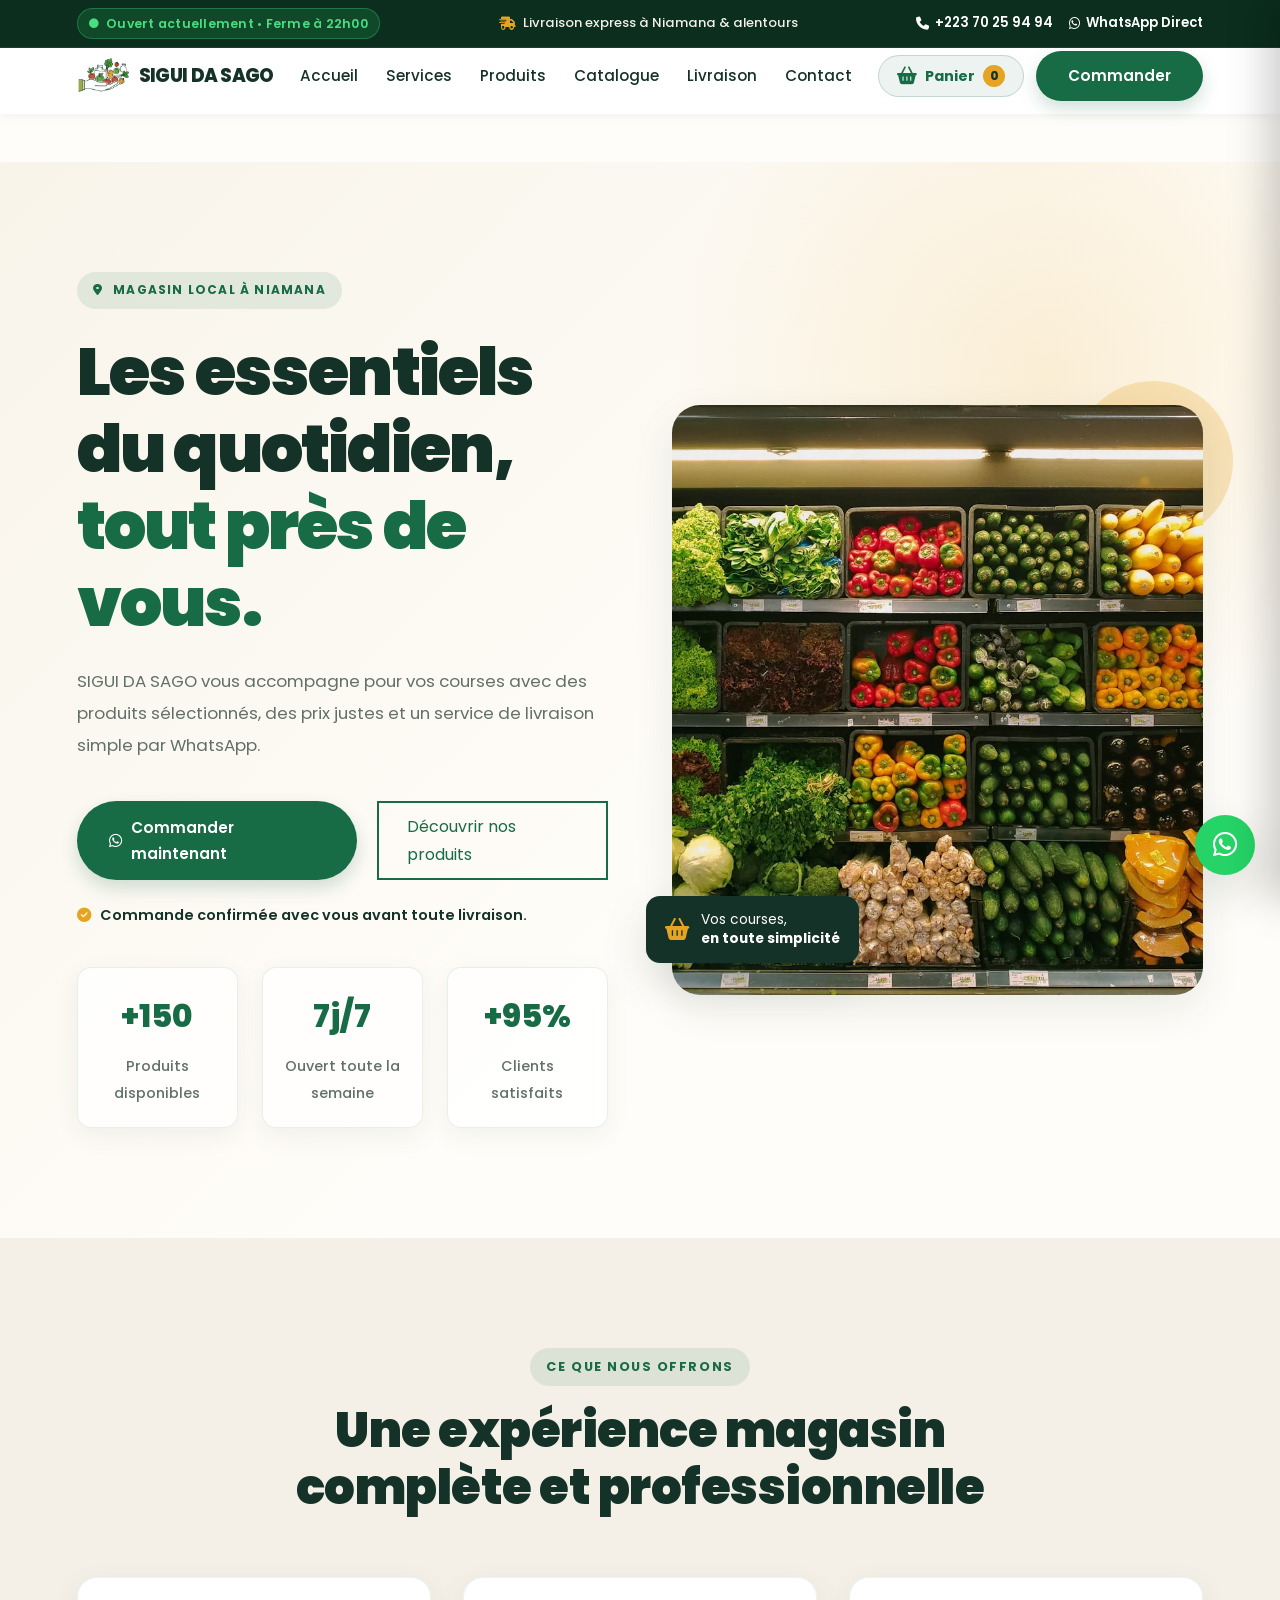
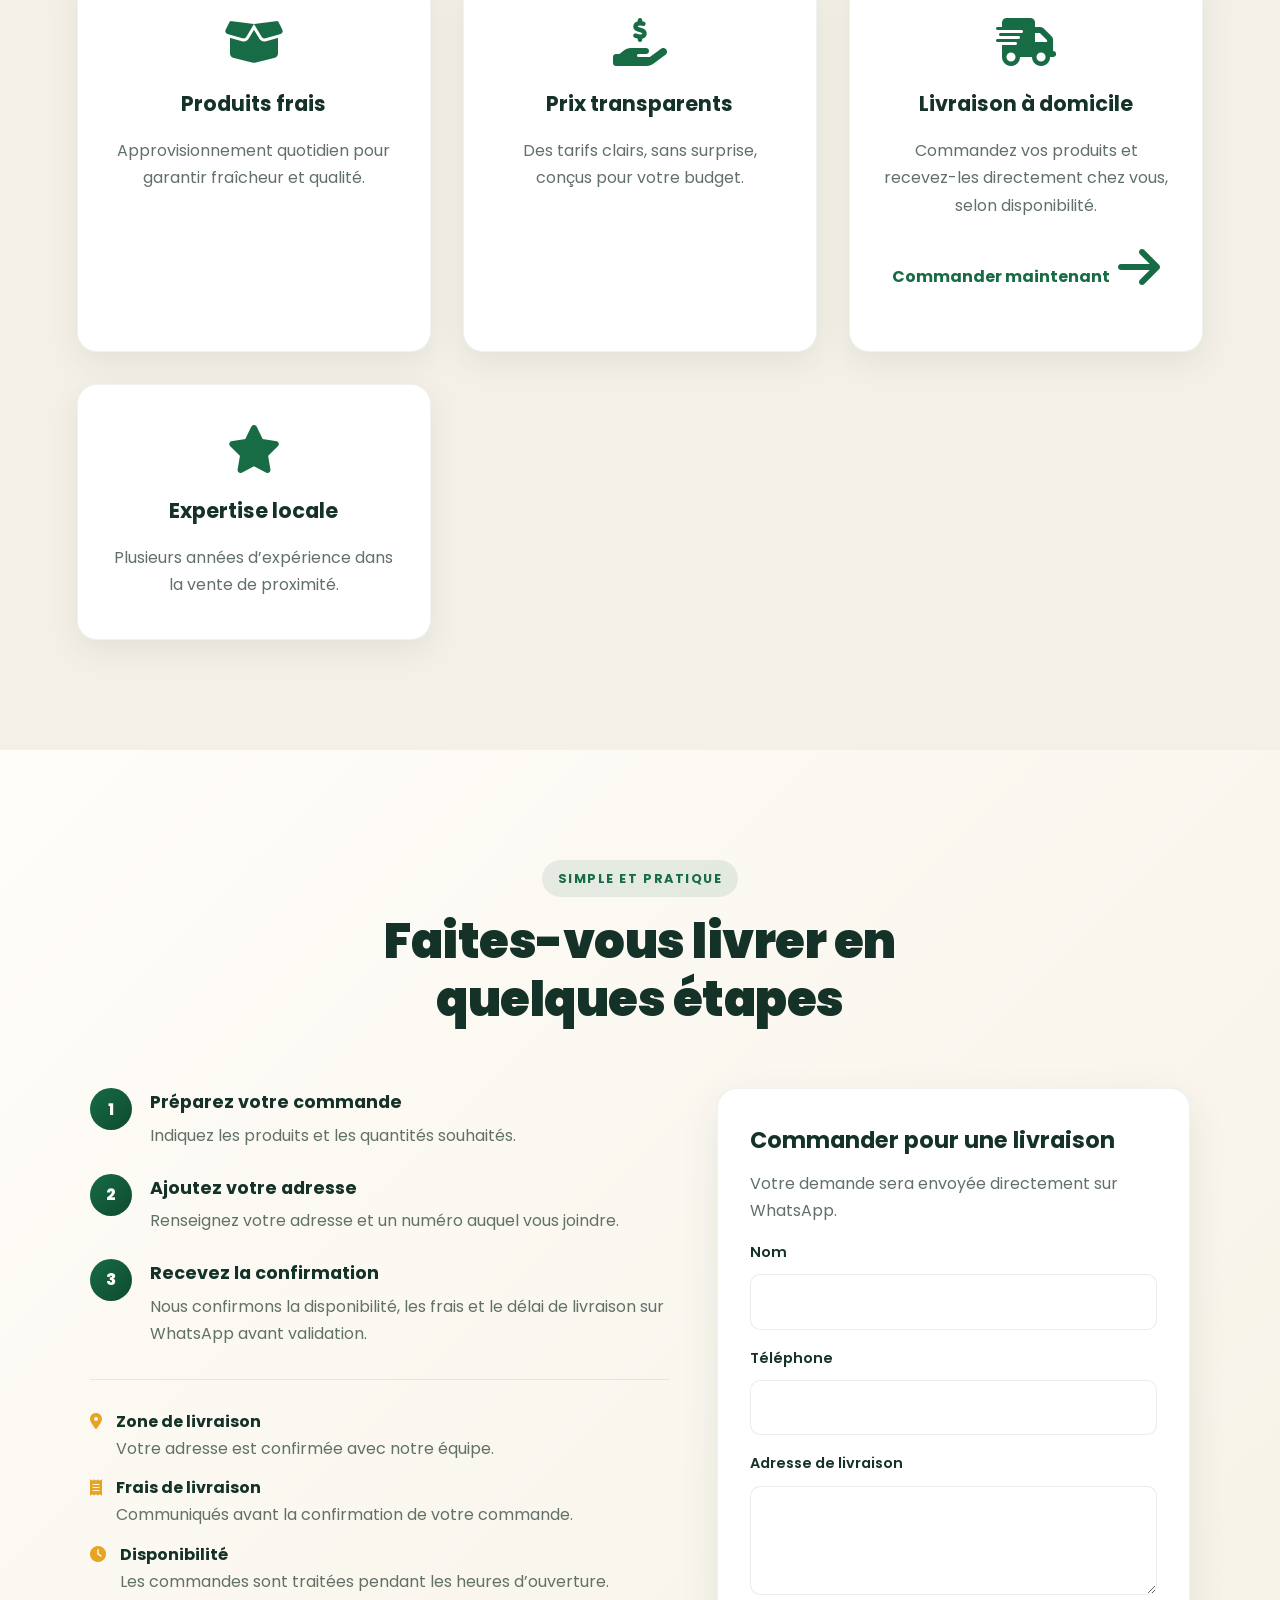
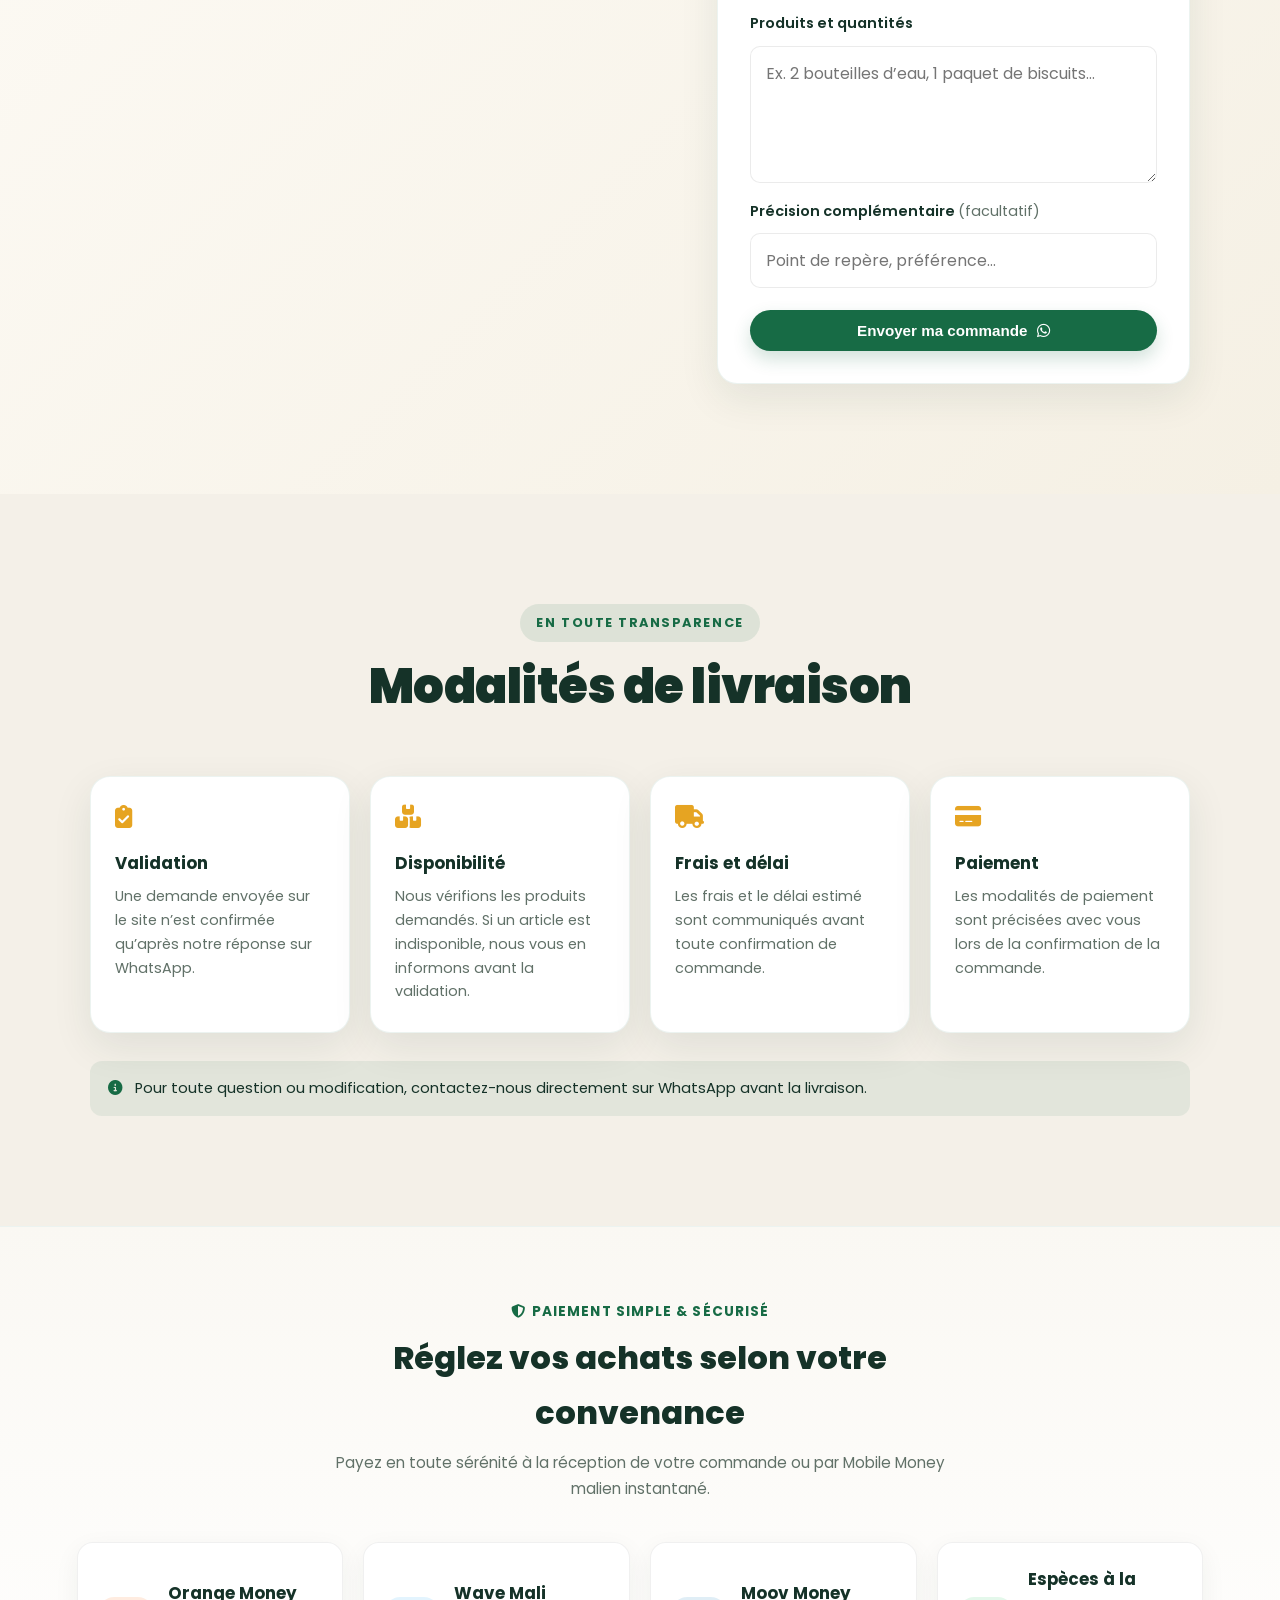
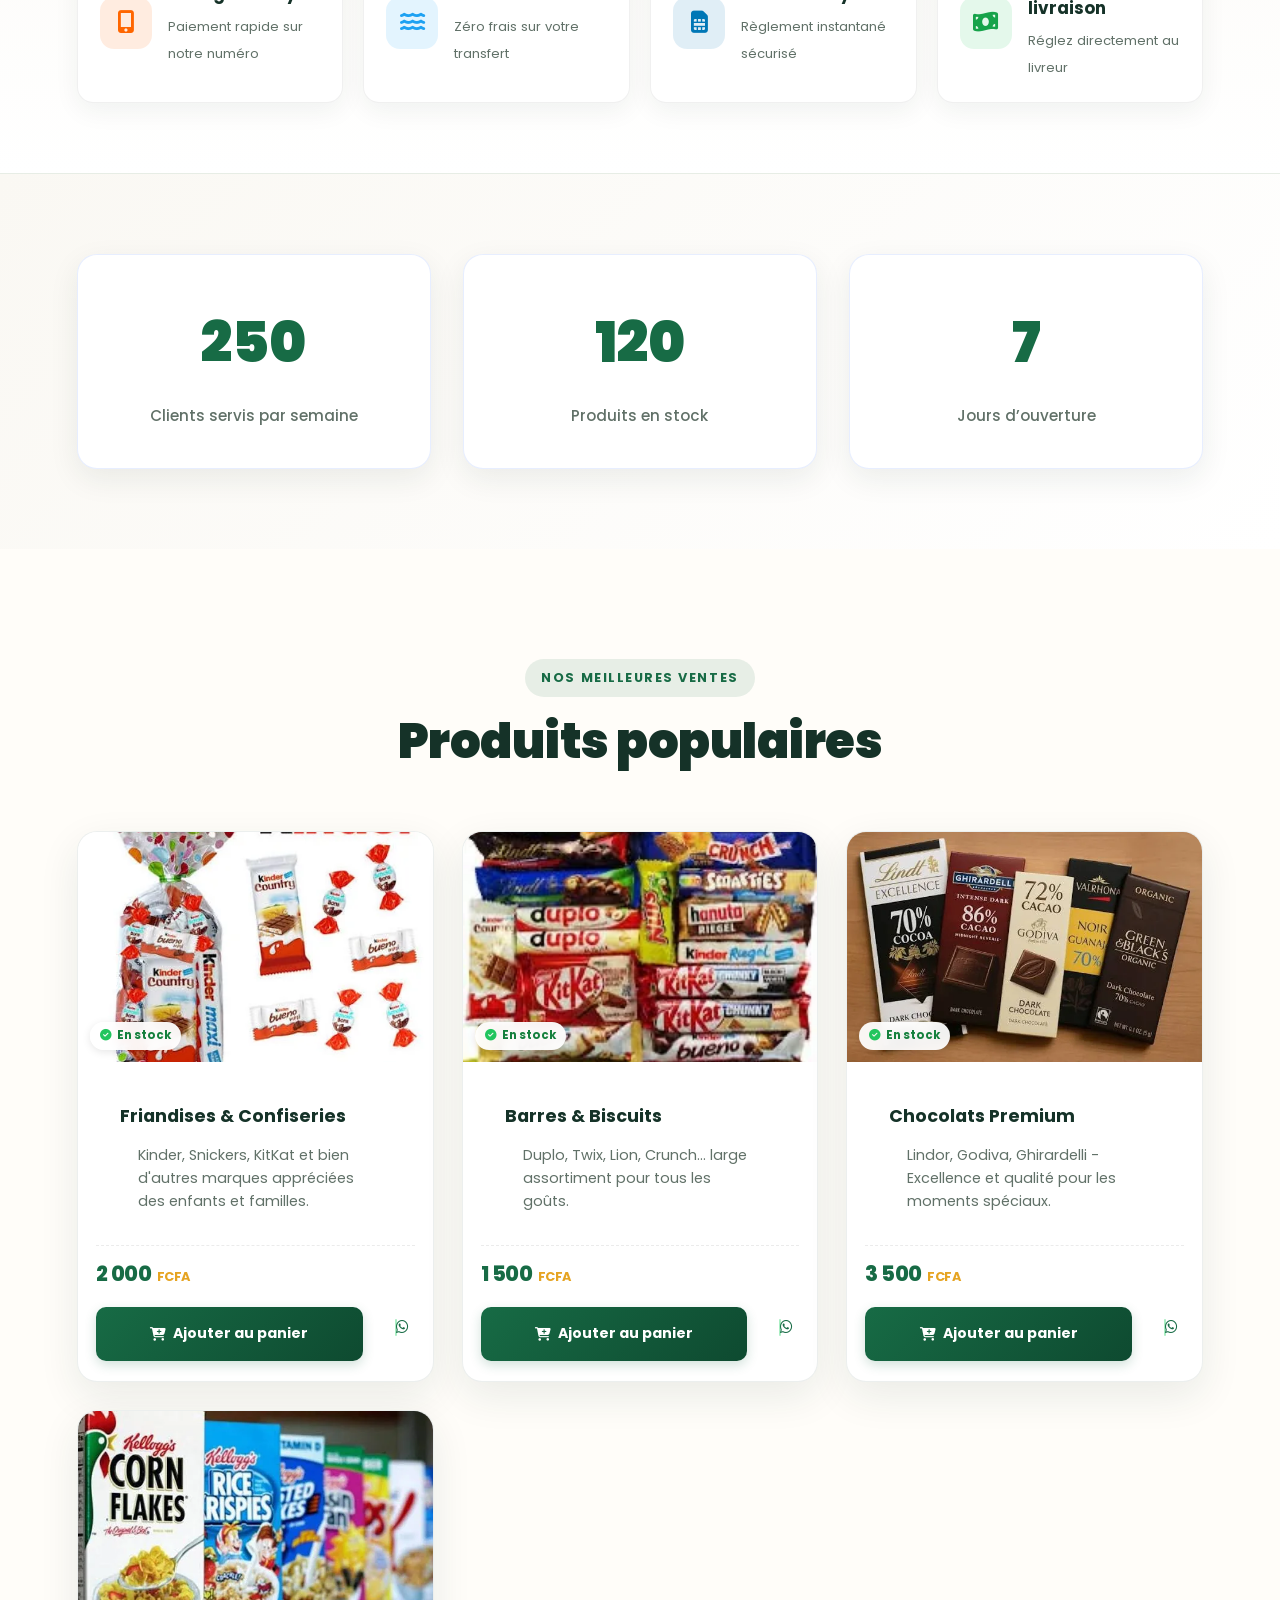
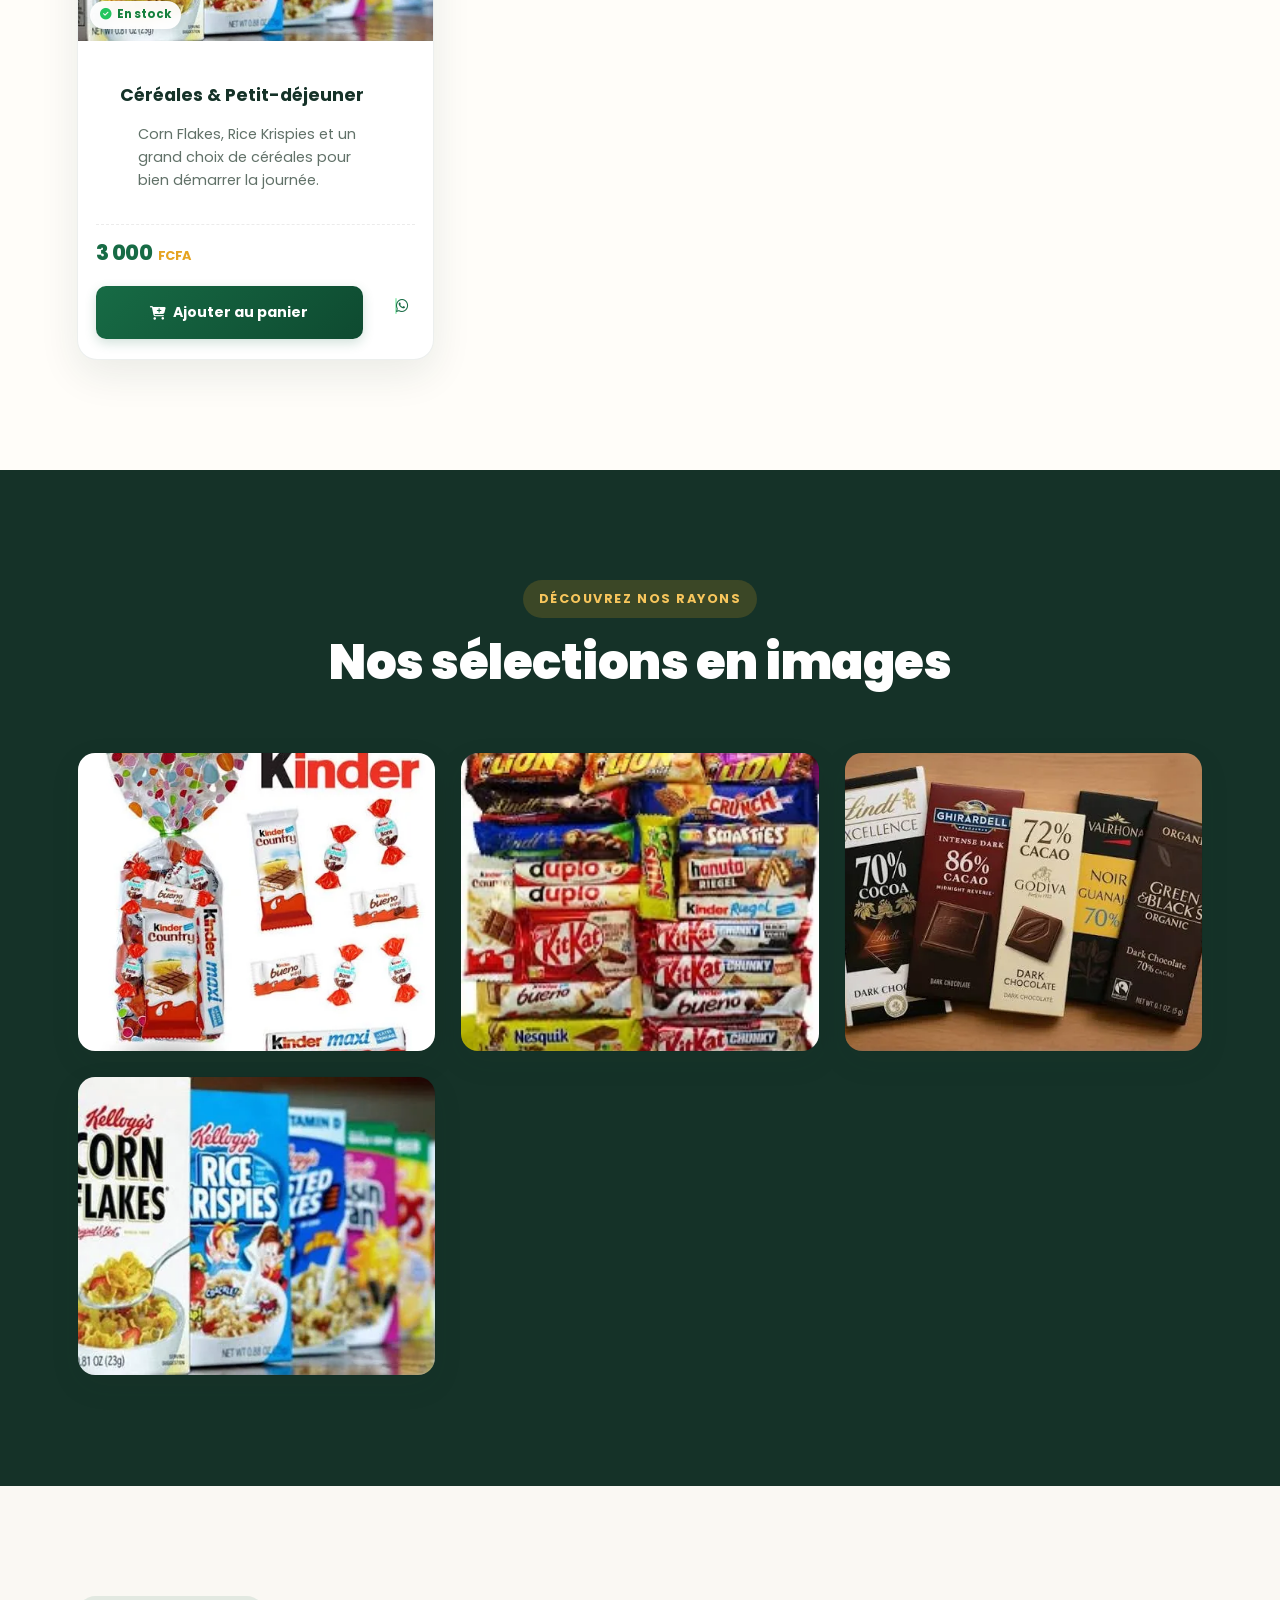
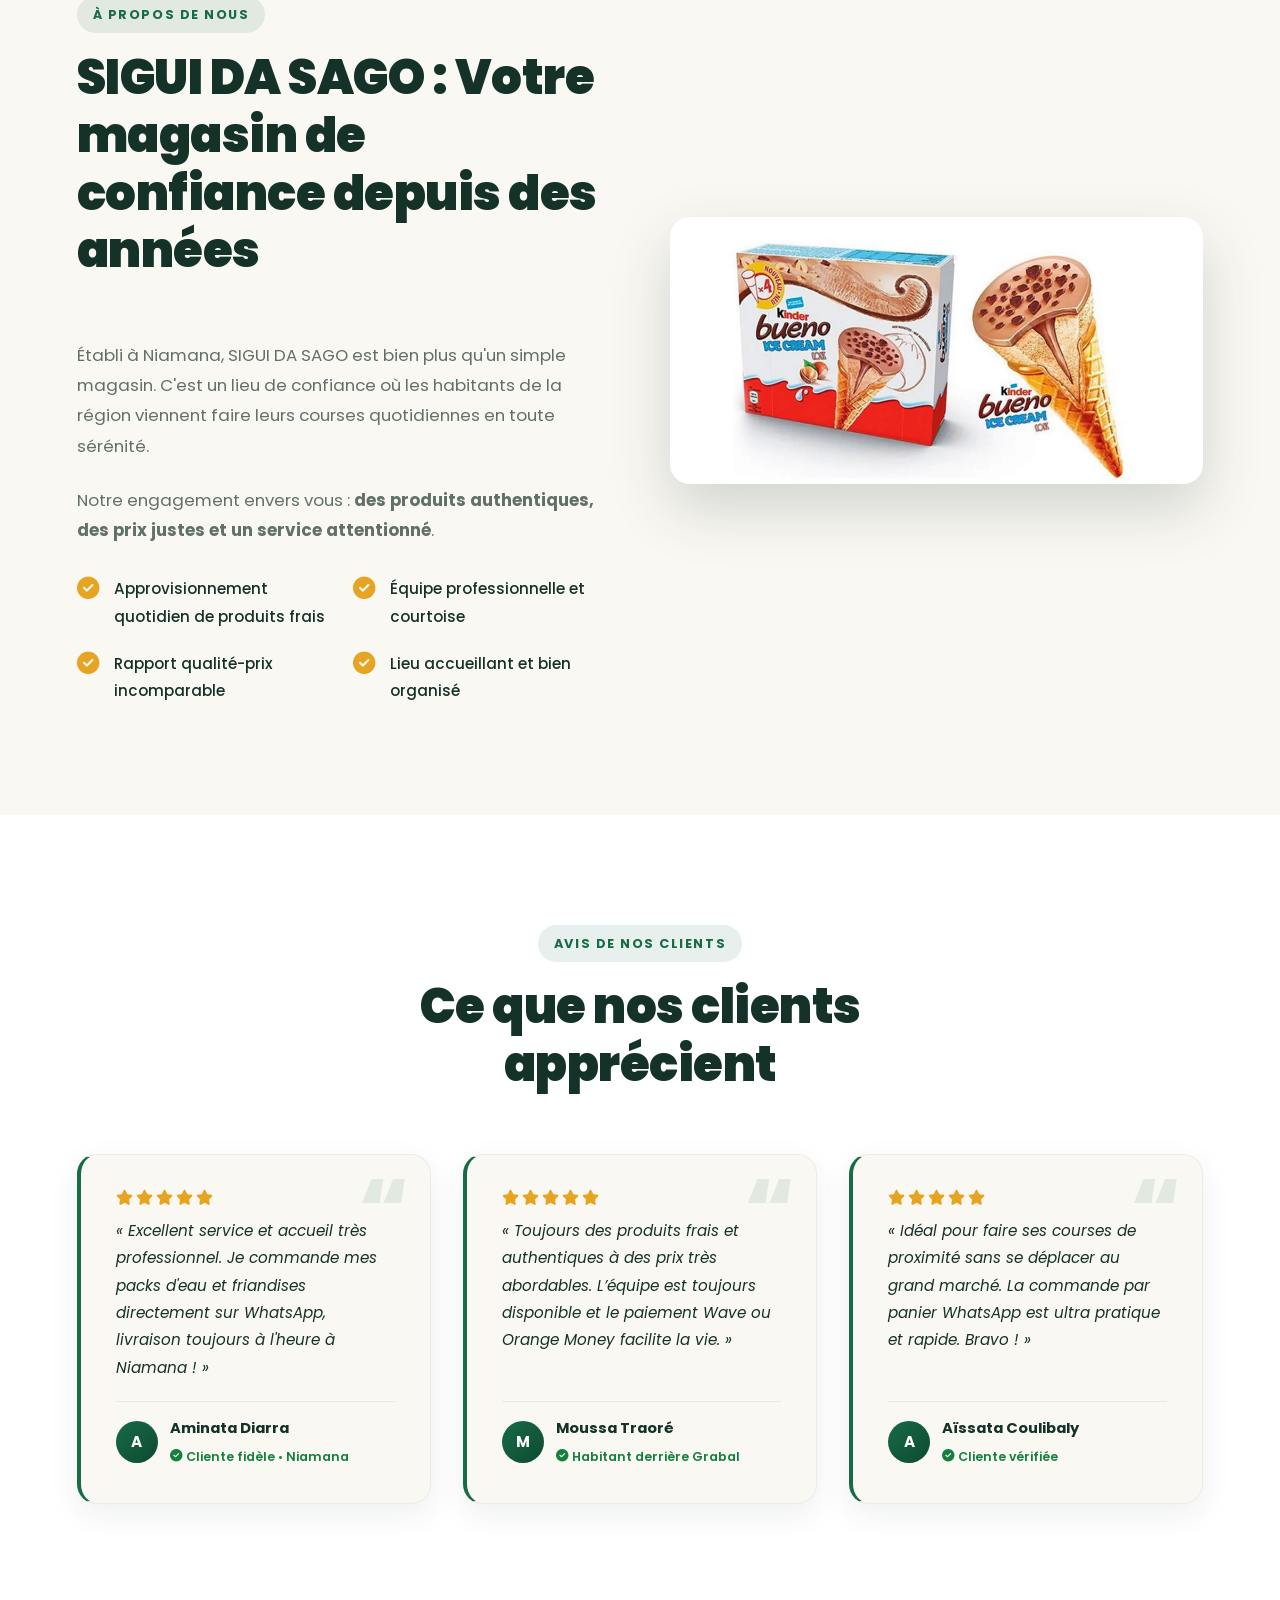
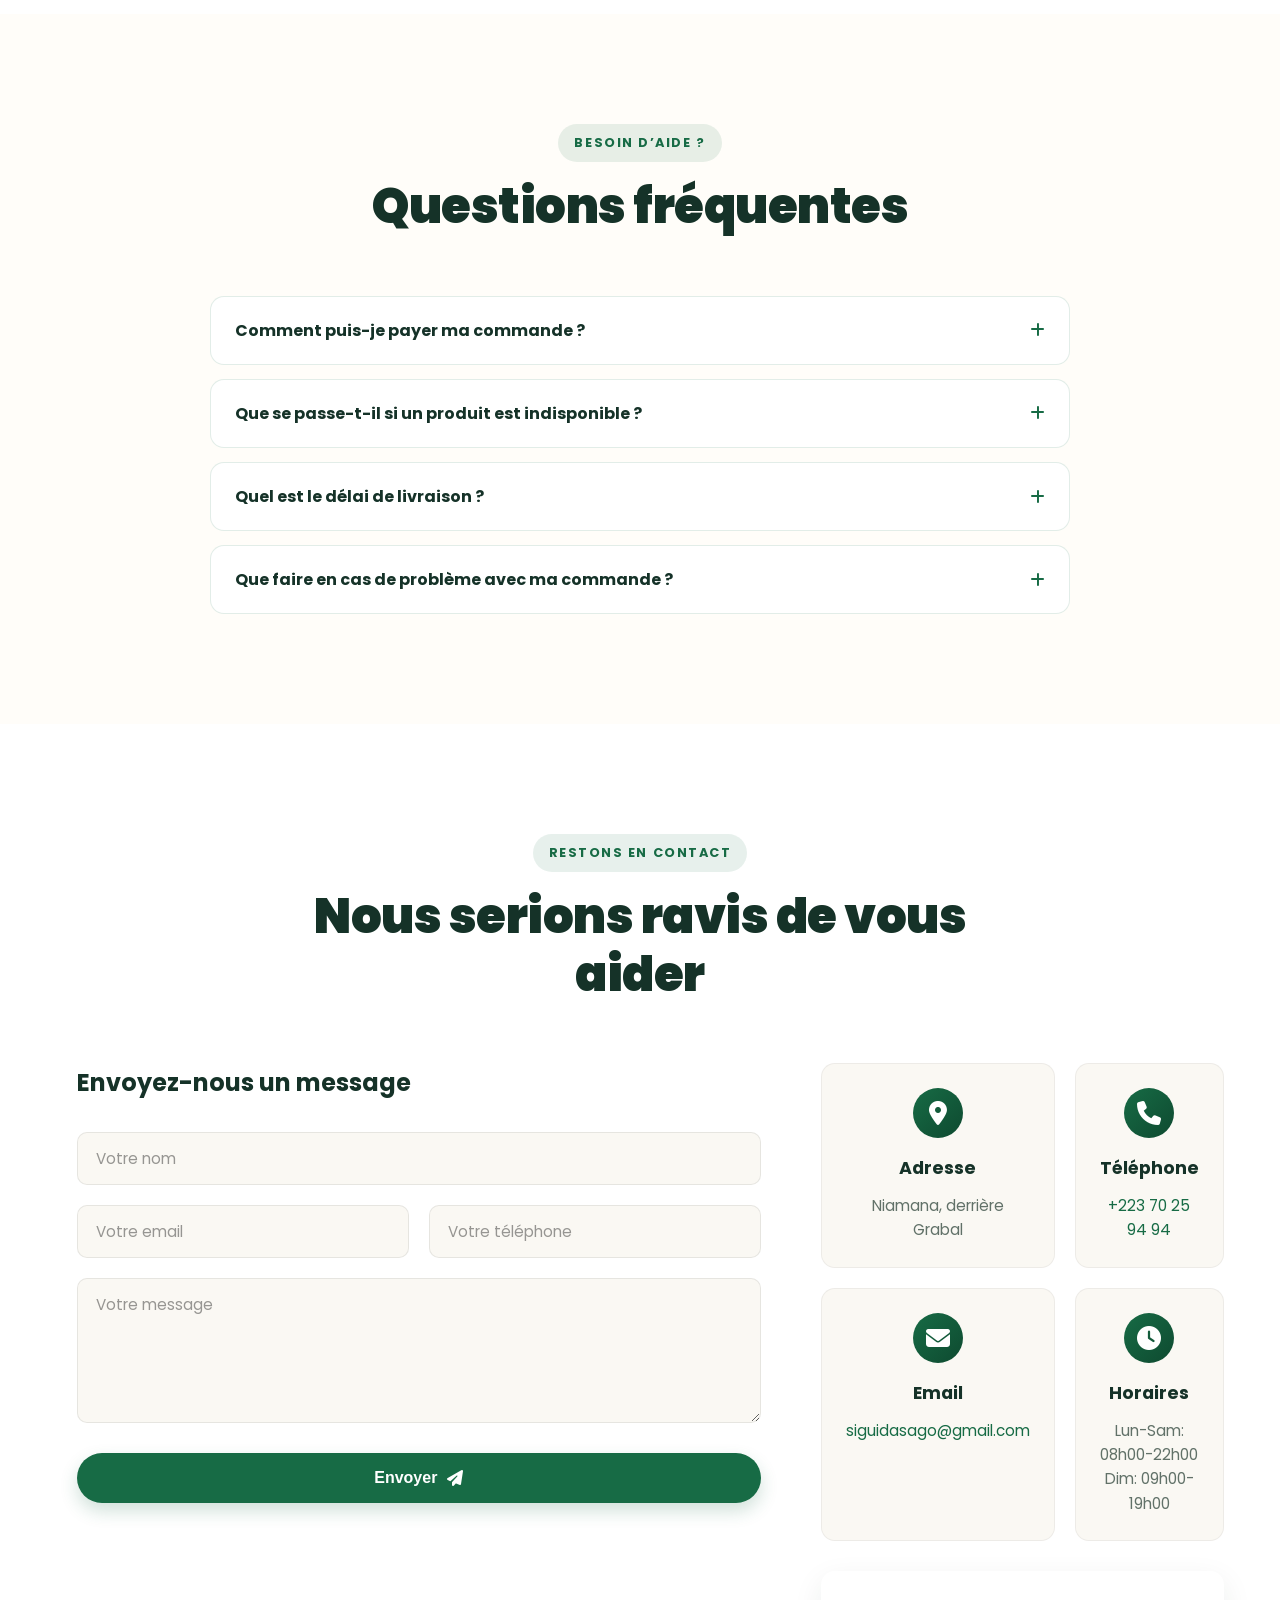
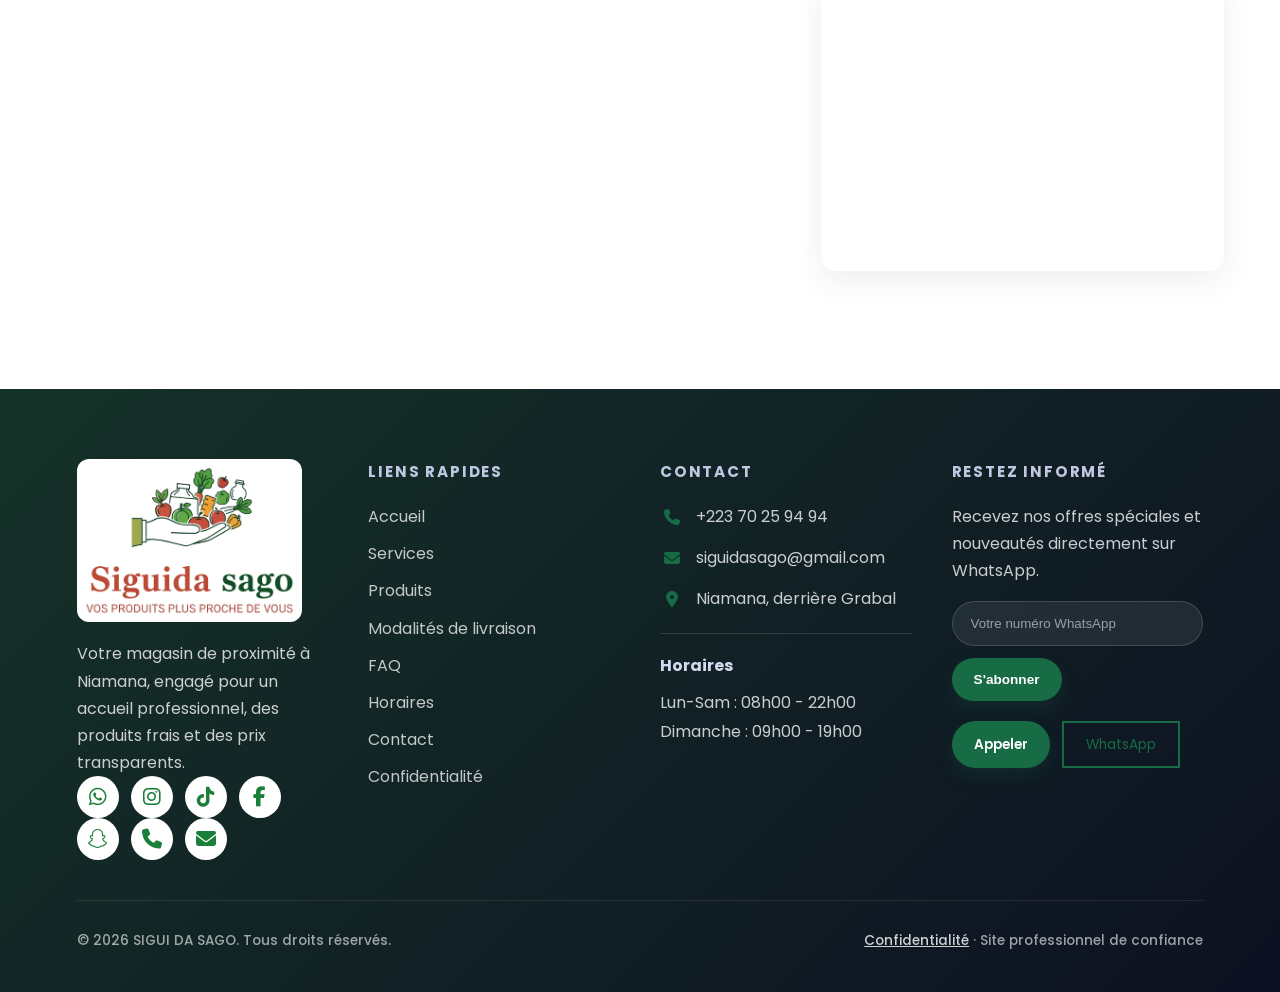
<file: index.html>
<!DOCTYPE html>
<html lang="fr">
<head>
    <meta charset="UTF-8">
    <meta name="viewport" content="width=device-width, initial-scale=1.0">
    <meta name="description" content="SIGUI DA SAGO - Magasin de proximité à Niamana. Produits locaux, prix compétitifs et service client professionnel.">
    <title>SIGUI DA SAGO | Magasin de proximité professionnel</title>

    <!-- Favicon -->
    <link rel="icon" type="image/webp" href="logo-mark.webp">
    <link rel="shortcut icon" type="image/webp" href="logo-mark.webp">
    <link rel="apple-touch-icon" href="logo-mark.webp">

    <!-- Open Graph / WhatsApp / Facebook -->
    <meta property="og:type" content="website">
    <meta property="og:site_name" content="SIGUI DA SAGO">
    <meta property="og:title" content="SIGUI DA SAGO | Magasin de proximité professionnel à Niamana">
    <meta property="og:description" content="Vos courses au quotidien, tout près de vous à Niamana. Produits sélectionnés, prix transparents et livraison rapide par WhatsApp.">
    <meta property="og:image" content="logo-sigui-da-sago.webp">
    <meta property="og:image:type" content="image/webp">
    <meta property="og:image:alt" content="Logo SIGUI DA SAGO - Magasin de proximité à Niamana">

    <!-- Twitter Card -->
    <meta name="twitter:card" content="summary_large_image">
    <meta name="twitter:title" content="SIGUI DA SAGO | Magasin de proximité à Niamana">
    <meta name="twitter:description" content="Vos courses au quotidien, tout près de vous à Niamana. Produits sélectionnés, prix transparents et livraison rapide par WhatsApp.">
    <meta name="twitter:image" content="logo-sigui-da-sago.webp">

    <link rel="stylesheet" href="site.css">

    <!-- Google Fonts -->
    <link href="https://fonts.googleapis.com/css2?family=Poppins:wght@300;400;500;600;700&display=swap" rel="stylesheet">

    <!-- Font Awesome -->
    <link rel="stylesheet" href="https://cdnjs.cloudflare.com/ajax/libs/font-awesome/6.6.0/css/all.min.css">

    <!-- Schema.org - Données Structurées Google LocalBusiness -->
    <script type="application/ld+json">
    {
      "@context": "https://schema.org",
      "@type": "GroceryStore",
      "name": "SIGUI DA SAGO",
      "image": "hero-market.webp",
      "logo": "logo-sigui-da-sago.webp",
      "description": "Magasin de proximité à Niamana. Produits locaux, prix compétitifs et service client professionnel avec livraison à domicile sur WhatsApp.",
      "telephone": "+22370259494",
      "email": "siguidasago@gmail.com",
      "priceRange": "$",
      "address": {
        "@type": "PostalAddress",
        "streetAddress": "Niamana, derrière Grabal",
        "addressLocality": "Bamako",
        "addressCountry": "ML"
      },
      "geo": {
        "@type": "GeoCoordinates",
        "latitude": 12.6105,
        "longitude": -7.9000
      },
      "openingHoursSpecification": [
        {
          "@type": "OpeningHoursSpecification",
          "dayOfWeek": ["Monday", "Tuesday", "Wednesday", "Thursday", "Friday", "Saturday"],
          "opens": "08:00",
          "closes": "22:00"
        },
        {
          "@type": "OpeningHoursSpecification",
          "dayOfWeek": "Sunday",
          "opens": "09:00",
          "closes": "19:00"
        }
      ],
      "sameAs": [
        "https://wa.me/22370259494",
        "https://www.instagram.com/siguidasago",
        "https://www.tiktok.com/@siguida.sago",
        "https://www.facebook.com/share/1Fdkqa3NNz/?mibextid=wwXIfr",
        "https://snapchat.com/t/otdLLKNi"
      ]
    }
    </script>
</head>
<body class="has-top-bar">
<!-- Bandeau d'annonces supérieur -->
<div class="top-bar">
    <div class="top-bar-inner">
        <span class="store-status-badge open">
            <i class="fas fa-circle" aria-hidden="true"></i> Vérification des horaires…
        </span>
        <span class="top-bar-promo">
            <i class="fas fa-truck-fast" aria-hidden="true"></i> Livraison express à Niamana & alentours
        </span>
        <div class="top-bar-contact">
            <a href="tel:+22370259494"><i class="fas fa-phone"></i> +223 70 25 94 94</a>
            <a href="https://wa.me/22370259494" target="_blank" rel="noopener noreferrer"><i class="fab fa-whatsapp"></i> WhatsApp Direct</a>
        </div>
    </div>
</div>

<header>
    <nav class="navbar">
        <a class="brand" href="#accueil" aria-label="SIGUI DA SAGO - Accueil">
            <img src="logo-mark.webp" alt="">
            <span>SIGUI DA SAGO</span>
        </a>
        <ul class="nav-links">
            <li><a href="#accueil">Accueil</a></li>
            <li><a href="#services">Services</a></li>
            <li><a href="#produits">Produits</a></li>
            <li><a href="catalogue.html">Catalogue</a></li>
            <li><a href="#livraison">Livraison</a></li>
            <li><a href="#contact">Contact</a></li>
        </ul>
        <div class="nav-actions">
            <button class="cart-trigger-btn" id="cartOpenBtn" aria-label="Voir le panier">
                <i class="fas fa-shopping-basket"></i>
                <span>Panier</span>
                <span class="cart-badge" id="cartBadge">0</span>
            </button>
            <a href="#livraison" class="btn header-order">Commander</a>
        </div>
        <button type="button" class="menu-btn" aria-label="Ouvrir le menu" aria-expanded="false"><i class="fas fa-bars" aria-hidden="true"></i></button>
    </nav>
</header>

<section id="accueil" class="hero">
    <div class="hero-text">
        <span class="eyebrow"><i class="fas fa-location-dot" aria-hidden="true"></i> Magasin local à Niamana</span>
        <h1>Les essentiels du quotidien, <em>tout près de vous.</em></h1>
        <p>SIGUI DA SAGO vous accompagne pour vos courses avec des produits sélectionnés, des prix justes et un service de livraison simple par WhatsApp.</p>
        <div class="buttons">
            <a href="#livraison" class="btn"><i class="fab fa-whatsapp" aria-hidden="true"></i> Commander maintenant</a>
            <a href="#produits" class="btn-secondary">Découvrir nos produits</a>
        </div>
        <p class="hero-note"><i class="fas fa-circle-check" aria-hidden="true"></i> Commande confirmée avec vous avant toute livraison.</p>
        <div class="hero-stats">
            <div>
                <strong>+150</strong>
                <span>Produits disponibles</span>
            </div>
            <div>
                <strong>7j/7</strong>
                <span>Ouvert toute la semaine</span>
            </div>
            <div>
                <strong>+95%</strong>
                <span>Clients satisfaits</span>
            </div>
        </div>
    </div>
    <div class="hero-image">
        <img src="hero-market.webp" width="1200" height="900" alt="Rayons d'une épicerie moderne et bien approvisionnée">
        <div class="hero-image-label"><i class="fas fa-basket-shopping" aria-hidden="true"></i><span>Vos courses,<br><strong>en toute simplicité</strong></span></div>
    </div>
</section>

<section id="services" class="services">
    <div class="section-head">
        <span>Ce que nous offrons</span>
        <h2>Une expérience magasin complète et professionnelle</h2>
    </div>
    <div class="cards">
        <div class="card">
            <i class="fas fa-box-open"></i>
            <h3>Produits frais</h3>
            <p>Approvisionnement quotidien pour garantir fraîcheur et qualité.</p>
        </div>
        <div class="card">
            <i class="fas fa-hand-holding-dollar"></i>
            <h3>Prix transparents</h3>
            <p>Des tarifs clairs, sans surprise, conçus pour votre budget.</p>
        </div>
        <div class="card">
            <i class="fas fa-shipping-fast"></i>
            <h3>Livraison à domicile</h3>
            <p>Commandez vos produits et recevez-les directement chez vous, selon disponibilité.</p>
            <a class="delivery-link" href="#livraison">
                Commander maintenant <i class="fas fa-arrow-right" aria-hidden="true"></i>
            </a>
        </div>
        <div class="card">
            <i class="fas fa-star"></i>
            <h3>Expertise locale</h3>
            <p>Plusieurs années d’expérience dans la vente de proximité.</p>
        </div>
    </div>
</section>

<section id="livraison" class="delivery">
    <div class="section-head">
        <span>Simple et pratique</span>
        <h2>Faites-vous livrer en quelques étapes</h2>
    </div>
    <div class="delivery-layout">
        <div class="delivery-content">
            <div class="delivery-steps">
                <div class="delivery-step"><span>1</span><div><h3>Préparez votre commande</h3><p>Indiquez les produits et les quantités souhaités.</p></div></div>
                <div class="delivery-step"><span>2</span><div><h3>Ajoutez votre adresse</h3><p>Renseignez votre adresse et un numéro auquel vous joindre.</p></div></div>
                <div class="delivery-step"><span>3</span><div><h3>Recevez la confirmation</h3><p>Nous confirmons la disponibilité, les frais et le délai de livraison sur WhatsApp avant validation.</p></div></div>
            </div>
            <div class="delivery-details">
                <p><i class="fas fa-map-marker-alt" aria-hidden="true"></i><span><strong>Zone de livraison</strong>Votre adresse est confirmée avec notre équipe.</span></p>
                <p><i class="fas fa-receipt" aria-hidden="true"></i><span><strong>Frais de livraison</strong>Communiqués avant la confirmation de votre commande.</span></p>
                <p><i class="fas fa-clock" aria-hidden="true"></i><span><strong>Disponibilité</strong>Les commandes sont traitées pendant les heures d’ouverture.</span></p>
            </div>
        </div>
        <form class="delivery-form" id="deliveryForm">
            <h3>Commander pour une livraison</h3>
            <p>Votre demande sera envoyée directement sur WhatsApp.</p>
            <label for="deliveryName">Nom</label>
            <input id="deliveryName" name="name" type="text" autocomplete="name" required>
            <label for="deliveryPhone">Téléphone</label>
            <input id="deliveryPhone" name="phone" type="tel" autocomplete="tel" required>
            <label for="deliveryAddress">Adresse de livraison</label>
            <textarea id="deliveryAddress" name="address" rows="3" required></textarea>
            <label for="deliveryProducts">Produits et quantités</label>
            <textarea id="deliveryProducts" name="products" rows="4" placeholder="Ex. 2 bouteilles d’eau, 1 paquet de biscuits…" required></textarea>
            <label for="deliveryNote">Précision complémentaire <span>(facultatif)</span></label>
            <input id="deliveryNote" name="note" type="text" placeholder="Point de repère, préférence…">
            <button type="submit" class="btn">Envoyer ma commande <i class="fab fa-whatsapp" aria-hidden="true"></i></button>
        </form>
    </div>
</section>

<section id="modalites" class="terms">
    <div class="section-head">
        <span>En toute transparence</span>
        <h2>Modalités de livraison</h2>
    </div>
    <div class="terms-grid">
        <article class="term-card"><i class="fas fa-clipboard-check" aria-hidden="true"></i><h3>Validation</h3><p>Une demande envoyée sur le site n’est confirmée qu’après notre réponse sur WhatsApp.</p></article>
        <article class="term-card"><i class="fas fa-boxes-stacked" aria-hidden="true"></i><h3>Disponibilité</h3><p>Nous vérifions les produits demandés. Si un article est indisponible, nous vous en informons avant la validation.</p></article>
        <article class="term-card"><i class="fas fa-truck" aria-hidden="true"></i><h3>Frais et délai</h3><p>Les frais et le délai estimé sont communiqués avant toute confirmation de commande.</p></article>
        <article class="term-card"><i class="fas fa-credit-card" aria-hidden="true"></i><h3>Paiement</h3><p>Les modalités de paiement sont précisées avec vous lors de la confirmation de la commande.</p></article>
    </div>
    <p class="terms-note"><i class="fas fa-circle-info" aria-hidden="true"></i> Pour toute question ou modification, contactez-nous directement sur WhatsApp avant la livraison.</p>
</section>

<!-- Section Modes de paiement locaux Mali -->
<section class="payment-trust">
    <div class="trust-container">
        <div class="trust-header">
            <span class="trust-eyebrow"><i class="fas fa-shield-halved" aria-hidden="true"></i> Paiement simple & sécurisé</span>
            <h2>Réglez vos achats selon votre convenance</h2>
            <p>Payez en toute sérénité à la réception de votre commande ou par Mobile Money malien instantané.</p>
        </div>
        <div class="payment-badges-grid">
            <div class="payment-badge-card om">
                <div class="badge-icon"><i class="fas fa-mobile-screen-button"></i></div>
                <div class="badge-content">
                    <h4>Orange Money</h4>
                    <span>Paiement rapide sur notre numéro</span>
                </div>
            </div>
            <div class="payment-badge-card wave">
                <div class="badge-icon"><i class="fas fa-water"></i></div>
                <div class="badge-content">
                    <h4>Wave Mali</h4>
                    <span>Zéro frais sur votre transfert</span>
                </div>
            </div>
            <div class="payment-badge-card moov">
                <div class="badge-icon"><i class="fas fa-sim-card"></i></div>
                <div class="badge-content">
                    <h4>Moov Money</h4>
                    <span>Règlement instantané sécurisé</span>
                </div>
            </div>
            <div class="payment-badge-card cash">
                <div class="badge-icon"><i class="fas fa-money-bill-wave"></i></div>
                <div class="badge-content">
                    <h4>Espèces à la livraison</h4>
                    <span>Réglez directement au livreur</span>
                </div>
            </div>
        </div>
    </div>
</section>

<section class="stats">
    <div class="stat-card">
        <strong class="counter" data-target="250">0</strong>
        <p>Clients servis par semaine</p>
    </div>
    <div class="stat-card">
        <strong class="counter" data-target="120">0</strong>
        <p>Produits en stock</p>
    </div>
    <div class="stat-card">
        <strong class="counter" data-target="7">0</strong>
        <p>Jours d’ouverture</p>
    </div>
</section>

<section id="produits" class="products">
    <div class="section-head">
        <span>Nos meilleures ventes</span>
        <h2>Produits populaires</h2>
    </div>
    <div class="product-grid larger">
        <!-- Produit 1 -->
        <article class="product" data-id="pop-1" data-name="Friandises & Confiseries" data-price="2000" data-img="image-produit-1.webp" data-category="Friandises" data-badge="À partager">
            <div class="product-media">
                <img src="image-produit-1.webp" alt="Friandises & Confiseries Kinder" loading="lazy" decoding="async">
                <span class="product-label">À partager</span>
                <span class="stock-pill in-stock"><i class="fas fa-check-circle"></i> En stock</span>
                <button type="button" class="btn-quick-preview" title="Aperçu rapide" aria-label="Aperçu rapide"><i class="fas fa-eye"></i></button>
            </div>
            <div class="product-info">
                <h3>Friandises & Confiseries</h3>
                <p>Kinder, Snickers, KitKat et bien d'autres marques appréciées des enfants et familles.</p>
                <div class="product-price-row">
                    <div class="price-val">2 000 <small>FCFA</small></div>
                </div>
                <div class="product-actions-row">
                    <button type="button" class="btn-add-cart" data-id="pop-1" data-name="Friandises & Confiseries" data-price="2000" data-img="image-produit-1.webp">
                        <i class="fas fa-cart-plus"></i> Ajouter au panier
                    </button>
                    <a href="https://wa.me/22370259494?text=Bonjour%20SIGUI%20DA%20SAGO%2C%20je%20souhaite%20commander%20%3A%20Friandises%20%26%20Confiseries%20(2%20000%20FCFA)" target="_blank" rel="noopener noreferrer" class="btn-direct-wa" title="Commander direct sur WhatsApp" aria-label="Commander direct sur WhatsApp">
                        <i class="fab fa-whatsapp"></i>
                    </a>
                </div>
            </div>
        </article>

        <!-- Produit 2 -->
        <article class="product" data-id="pop-2" data-name="Barres & Biscuits variés" data-price="1500" data-img="image-produit-2.webp" data-category="Biscuits" data-badge="Les incontournables">
            <div class="product-media">
                <img src="image-produit-2.webp" alt="Barres & Biscuits variés" loading="lazy" decoding="async">
                <span class="product-label">Les incontournables</span>
                <span class="stock-pill in-stock"><i class="fas fa-check-circle"></i> En stock</span>
                <button type="button" class="btn-quick-preview" title="Aperçu rapide" aria-label="Aperçu rapide"><i class="fas fa-eye"></i></button>
            </div>
            <div class="product-info">
                <h3>Barres & Biscuits</h3>
                <p>Duplo, Twix, Lion, Crunch... large assortiment pour tous les goûts.</p>
                <div class="product-price-row">
                    <div class="price-val">1 500 <small>FCFA</small></div>
                </div>
                <div class="product-actions-row">
                    <button type="button" class="btn-add-cart" data-id="pop-2" data-name="Barres & Biscuits variés" data-price="1500" data-img="image-produit-2.webp">
                        <i class="fas fa-cart-plus"></i> Ajouter au panier
                    </button>
                    <a href="https://wa.me/22370259494?text=Bonjour%20SIGUI%20DA%20SAGO%2C%20je%20souhaite%20commander%20%3A%20Barres%20%26%20Biscuits%20(1%20500%20FCFA)" target="_blank" rel="noopener noreferrer" class="btn-direct-wa" title="Commander direct sur WhatsApp" aria-label="Commander direct sur WhatsApp">
                        <i class="fab fa-whatsapp"></i>
                    </a>
                </div>
            </div>
        </article>

        <!-- Produit 3 -->
        <article class="product" data-id="pop-3" data-name="Chocolats Premium" data-price="3500" data-img="image-produit-3.webp" data-category="Chocolats" data-badge="Sélection premium">
            <div class="product-media">
                <img src="image-produit-3.webp" alt="Chocolats Premium Ghirardelli" loading="lazy" decoding="async">
                <span class="product-label">Sélection premium</span>
                <span class="stock-pill in-stock"><i class="fas fa-check-circle"></i> En stock</span>
                <button type="button" class="btn-quick-preview" title="Aperçu rapide" aria-label="Aperçu rapide"><i class="fas fa-eye"></i></button>
            </div>
            <div class="product-info">
                <h3>Chocolats Premium</h3>
                <p>Lindor, Godiva, Ghirardelli - Excellence et qualité pour les moments spéciaux.</p>
                <div class="product-price-row">
                    <div class="price-val">3 500 <small>FCFA</small></div>
                </div>
                <div class="product-actions-row">
                    <button type="button" class="btn-add-cart" data-id="pop-3" data-name="Chocolats Premium" data-price="3500" data-img="image-produit-3.webp">
                        <i class="fas fa-cart-plus"></i> Ajouter au panier
                    </button>
                    <a href="https://wa.me/22370259494?text=Bonjour%20SIGUI%20DA%20SAGO%2C%20je%20souhaite%20commander%20%3A%20Chocolats%20Premium%20(3%20500%20FCFA)" target="_blank" rel="noopener noreferrer" class="btn-direct-wa" title="Commander direct sur WhatsApp" aria-label="Commander direct sur WhatsApp">
                        <i class="fab fa-whatsapp"></i>
                    </a>
                </div>
            </div>
        </article>

        <!-- Produit 4 -->
        <article class="product" data-id="pop-4" data-name="Céréales & Petit-déjeuner" data-price="3000" data-img="image-produit-4.webp" data-category="Petit-déjeuner" data-badge="Pour le petit-déjeuner">
            <div class="product-media">
                <img src="image-produit-4.webp" alt="Céréales & Petit-déjeuner Kellogg's" loading="lazy" decoding="async">
                <span class="product-label">Pour le petit-déjeuner</span>
                <span class="stock-pill in-stock"><i class="fas fa-check-circle"></i> En stock</span>
                <button type="button" class="btn-quick-preview" title="Aperçu rapide" aria-label="Aperçu rapide"><i class="fas fa-eye"></i></button>
            </div>
            <div class="product-info">
                <h3>Céréales & Petit-déjeuner</h3>
                <p>Corn Flakes, Rice Krispies et un grand choix de céréales pour bien démarrer la journée.</p>
                <div class="product-price-row">
                    <div class="price-val">3 000 <small>FCFA</small></div>
                </div>
                <div class="product-actions-row">
                    <button type="button" class="btn-add-cart" data-id="pop-4" data-name="Céréales & Petit-déjeuner" data-price="3000" data-img="image-produit-4.webp">
                        <i class="fas fa-cart-plus"></i> Ajouter au panier
                    </button>
                    <a href="https://wa.me/22370259494?text=Bonjour%20SIGUI%20DA%20SAGO%2C%20je%20souhaite%20commander%20%3A%20C%C3%A9r%C3%A9ales%20%26%20Petit-d%C3%A9jeuner%20(3%20000%20FCFA)" target="_blank" rel="noopener noreferrer" class="btn-direct-wa" title="Commander direct sur WhatsApp" aria-label="Commander direct sur WhatsApp">
                        <i class="fab fa-whatsapp"></i>
                    </a>
                </div>
            </div>
        </article>
    </div>
</section>

<section class="gallery">
    <div class="section-head">
        <span>Découvrez nos rayons</span>
        <h2>Nos sélections en images</h2>
    </div>
    <div class="gallery-grid">
        <div class="gallery-item"><img src="image-produit-1.webp" alt="Friandises variées" loading="lazy" decoding="async"></div>
        <div class="gallery-item"><img src="image-produit-2.webp" alt="Assortiment de barres" loading="lazy" decoding="async"></div>
        <div class="gallery-item"><img src="image-produit-3.webp" alt="Chocolats premium" loading="lazy" decoding="async"></div>
        <div class="gallery-item"><img src="image-produit-4.webp" alt="Céréales petit-déjeuner" loading="lazy" decoding="async"></div>
    </div>
</section>

<section class="about">
    <div class="about-container">
        <div class="about-content">
            <div class="section-head align-left">
                <span>À propos de nous</span>
                <h2>SIGUI DA SAGO : Votre magasin de confiance depuis des années</h2>
            </div>
            <p>Établi à Niamana, SIGUI DA SAGO est bien plus qu'un simple magasin. C'est un lieu de confiance où les habitants de la région viennent faire leurs courses quotidiennes en toute sérénité.</p>
            <p>Notre engagement envers vous : <strong>des produits authentiques, des prix justes et un service attentionné</strong>.</p>
            <div class="about-features">
                <div class="feature">
                    <i class="fas fa-check-circle"></i>
                    <p>Approvisionnement quotidien de produits frais</p>
                </div>
                <div class="feature">
                    <i class="fas fa-check-circle"></i>
                    <p>Équipe professionnelle et courtoise</p>
                </div>
                <div class="feature">
                    <i class="fas fa-check-circle"></i>
                    <p>Rapport qualité-prix incomparable</p>
                </div>
                <div class="feature">
                    <i class="fas fa-check-circle"></i>
                    <p>Lieu accueillant et bien organisé</p>
                </div>
            </div>
        </div>
        <div class="about-image">
            <div class="image-box">
                <img src="la.webp" alt="Équipe SIGUI DA SAGO" loading="lazy" decoding="async">
            </div>
        </div>
    </div>
</section>

<section class="testimonials">
    <div class="section-head">
        <span>Avis de nos clients</span>
        <h2>Ce que nos clients apprécient</h2>
    </div>
    <div class="testimonial-grid">
        <div class="testimonial-card">
            <div class="testimonial-rating">
                <i class="fas fa-star"></i><i class="fas fa-star"></i><i class="fas fa-star"></i><i class="fas fa-star"></i><i class="fas fa-star"></i>
            </div>
            <p>« Excellent service et accueil très professionnel. Je commande mes packs d'eau et friandises directement sur WhatsApp, livraison toujours à l'heure à Niamana ! »</p>
            <div class="testimonial-author">
                <div class="author-avatar">A</div>
                <div class="author-meta">
                    <strong>Aminata Diarra</strong>
                    <span><i class="fas fa-circle-check"></i> Cliente fidèle • Niamana</span>
                </div>
            </div>
        </div>
        <div class="testimonial-card">
            <div class="testimonial-rating">
                <i class="fas fa-star"></i><i class="fas fa-star"></i><i class="fas fa-star"></i><i class="fas fa-star"></i><i class="fas fa-star"></i>
            </div>
            <p>« Toujours des produits frais et authentiques à des prix très abordables. L’équipe est toujours disponible et le paiement Wave ou Orange Money facilite la vie. »</p>
            <div class="testimonial-author">
                <div class="author-avatar">M</div>
                <div class="author-meta">
                    <strong>Moussa Traoré</strong>
                    <span><i class="fas fa-circle-check"></i> Habitant derrière Grabal</span>
                </div>
            </div>
        </div>
        <div class="testimonial-card">
            <div class="testimonial-rating">
                <i class="fas fa-star"></i><i class="fas fa-star"></i><i class="fas fa-star"></i><i class="fas fa-star"></i><i class="fas fa-star"></i>
            </div>
            <p>« Idéal pour faire ses courses de proximité sans se déplacer au grand marché. La commande par panier WhatsApp est ultra pratique et rapide. Bravo ! »</p>
            <div class="testimonial-author">
                <div class="author-avatar">A</div>
                <div class="author-meta">
                    <strong>Aïssata Coulibaly</strong>
                    <span><i class="fas fa-circle-check"></i> Cliente vérifiée</span>
                </div>
            </div>
        </div>
    </div>
</section>

<section id="faq" class="faq">
    <div class="section-head">
        <span>Besoin d’aide ?</span>
        <h2>Questions fréquentes</h2>
    </div>
    <div class="faq-list">
        <details>
            <summary>Comment puis-je payer ma commande ? <i class="fas fa-plus" aria-hidden="true"></i></summary>
            <p>Le moyen de paiement est confirmé avec vous sur WhatsApp avant la validation de la commande.</p>
        </details>
        <details>
            <summary>Que se passe-t-il si un produit est indisponible ? <i class="fas fa-plus" aria-hidden="true"></i></summary>
            <p>Nous vous prévenons avant de confirmer la commande. Vous pouvez alors modifier votre sélection ou retirer le produit concerné.</p>
        </details>
        <details>
            <summary>Quel est le délai de livraison ? <i class="fas fa-plus" aria-hidden="true"></i></summary>
            <p>Le délai dépend de la disponibilité des produits et de l’adresse. Il vous est communiqué sur WhatsApp avant votre accord.</p>
        </details>
        <details>
            <summary>Que faire en cas de problème avec ma commande ? <i class="fas fa-plus" aria-hidden="true"></i></summary>
            <p>Contactez-nous dès que possible sur WhatsApp ou par téléphone avec les informations de votre commande afin que nous puissions vous aider.</p>
        </details>
    </div>
</section>

<section id="contact" class="contact">
    <div class="section-head">
        <span>Restons en contact</span>
        <h2>Nous serions ravis de vous aider</h2>
    </div>
    <div class="contact-wrapper">
        <div class="contact-form-section">
            <h3>Envoyez-nous un message</h3>
            <form class="contact-form" id="contactForm">
                <div class="form-group">
                    <input name="name" type="text" placeholder="Votre nom" autocomplete="name" required aria-label="Votre nom">
                </div>
                <div class="form-row">
                    <input name="email" type="email" placeholder="Votre email" autocomplete="email" required aria-label="Votre email">
                    <input name="phone" type="tel" placeholder="Votre téléphone" autocomplete="tel" aria-label="Votre téléphone">
                </div>
                <div class="form-group">
                    <textarea name="message" placeholder="Votre message" rows="5" required aria-label="Votre message"></textarea>
                </div>
                <button type="submit" class="btn">Envoyer <i class="fas fa-paper-plane"></i></button>
            </form>
        </div>
        <div class="contact-info-section">
            <div class="info-card">
                <div class="info-icon">
                    <i class="fas fa-map-marker-alt"></i>
                </div>
                <h4>Adresse</h4>
                <p>Niamana, derrière Grabal</p>
            </div>
            <div class="info-card">
                <div class="info-icon">
                    <i class="fas fa-phone"></i>
                </div>
                <h4>Téléphone</h4>
                <p><a href="tel:+22370259494">+223 70 25 94 94</a></p>
            </div>
            <div class="info-card">
                <div class="info-icon">
                    <i class="fas fa-envelope"></i>
                </div>
                <h4>Email</h4>
                <p><a href="mailto:siguidasago@gmail.com">siguidasago@gmail.com</a></p>
            </div>
            <div class="info-card">
                <div class="info-icon">
                    <i class="fas fa-clock"></i>
                </div>
                <h4>Horaires</h4>
                <p>Lun-Sam: 08h00-22h00<br>Dim: 09h00-19h00</p>
            </div>
            <div class="map-container">
                <iframe src="https://maps.google.com/maps?q=Niamana%20Mali&t=&z=13&ie=UTF8&iwloc=&output=embed" allowfullscreen loading="lazy"></iframe>
            </div>
        </div>
    </div>
</section>
<footer>
    <div class="footer-wrapper">

        <div class="footer-section footer-brand">
            <a class="footer-logo" href="#accueil">
                <img src="logo-sigui-da-sago.webp" alt="Logo SIGUI DA SAGO - Vos produits plus proche de vous">
            </a>

            <p>
                Votre magasin de proximité à Niamana, engagé pour un accueil professionnel,
                des produits frais et des prix transparents.
            </p>

            <!-- Réseaux sociaux -->
            <div class="social-links">

                <!-- WhatsApp -->
                <a href="https://wa.me/22370259494" 
                   title="WhatsApp" 
                   target="_blank">
                    <i class="fab fa-whatsapp"></i>
                </a>

                <!-- Instagram -->
                <a href="https://www.instagram.com/siguidasago?utm_source=qr" 
                   title="Instagram" 
                   target="_blank">
                    <i class="fab fa-instagram"></i>
                </a>

                <!-- TikTok -->
                <a href="https://www.tiktok.com/@siguida.sago?_r=1&_t=ZN-98DOc3vfX4o" 
                   title="TikTok" 
                   target="_blank">
                    <i class="fab fa-tiktok"></i>
                </a>

                <!-- Facebook -->
                <a href="https://www.facebook.com/share/1Fdkqa3NNz/?mibextid=wwXIfr" 
                   title="Facebook" 
                   target="_blank">
                    <i class="fab fa-facebook-f"></i>
                </a>

                <!-- Snapchat -->
                <a href="https://snapchat.com/t/otdLLKNi" 
                   title="Snapchat" 
                   target="_blank">
                    <i class="fab fa-snapchat"></i>
                </a>

                <!-- Téléphone -->
                <a href="tel:+22370259494" 
                   title="Appeler">
                    <i class="fas fa-phone"></i>
                </a>

                <!-- Email -->
                <a href="mailto:siguidasago@gmail.com" 
                   title="Email">
                    <i class="fas fa-envelope"></i>
                </a>

            </div>
        </div>


        <div class="footer-section footer-links">
            <h4>Liens rapides</h4>

            <ul>
                <li><a href="#accueil">Accueil</a></li>
                <li><a href="#services">Services</a></li>
                <li><a href="#produits">Produits</a></li>
                <li><a href="#modalites">Modalités de livraison</a></li>
                <li><a href="#faq">FAQ</a></li>
                <li><a href="#horaires">Horaires</a></li>
                <li><a href="#contact">Contact</a></li>
                <li><a href="confidentialite.html">Confidentialité</a></li>
            </ul>
        </div>


        <div class="footer-section footer-contact">
            <h4>Contact</h4>

            <p>
                <i class="fas fa-phone"></i>
                +223 70 25 94 94
            </p>

            <p>
                <i class="fas fa-envelope"></i>
                siguidasago@gmail.com
            </p>

            <p>
                <i class="fas fa-map-marker-alt"></i>
                Niamana, derrière Grabal
            </p>

            <div class="footer-hours">
                <span>Horaires</span>

                <p>Lun-Sam : 08h00 - 22h00</p>
                <p>Dimanche : 09h00 - 19h00</p>
            </div>
        </div>


        <div class="footer-section footer-newsletter">

            <h4>Restez informé</h4>

            <p>Recevez nos offres spéciales et nouveautés directement sur WhatsApp.</p>

            <form class="newsletter-form" id="newsletterForm">

                <input name="phone" type="tel" placeholder="Votre numéro WhatsApp" autocomplete="tel" required aria-label="Votre numéro WhatsApp">

                <button type="submit" class="btn btn-small">
                    S'abonner
                </button>

            </form>


            <div class="footer-actions">

                <a href="tel:+22370259494" class="btn btn-small">
                    Appeler
                </a>

                <a href="https://wa.me/22370259494" 
                   class="btn-secondary btn-small"
                   target="_blank">
                    WhatsApp
                </a>

            </div>

        </div>

    </div>


    <div class="footer-bottom">

        <p class="footer-copy">
            © <span id="year"></span> SIGUI DA SAGO. Tous droits réservés.
        </p>

        <p class="footer-credit">
            <a href="confidentialite.html">Confidentialité</a> · Site professionnel de confiance
        </p>

    </div>

</footer>

<!-- Bouton WhatsApp Flottant -->
<a href="https://wa.me/22370259494" class="whatsapp" title="Discuter sur WhatsApp" target="_blank" rel="noopener noreferrer" aria-label="Contacter SIGUI DA SAGO sur WhatsApp">
    <i class="fab fa-whatsapp" aria-hidden="true"></i>
</a>

<!-- TIROIR DE PANIER (DRAWER) -->
<div class="cart-overlay" id="cartOverlay"></div>
<aside class="cart-drawer" id="cartDrawer" aria-label="Mon Panier">
    <div class="cart-drawer-header">
        <div class="cart-drawer-title">
            <i class="fas fa-shopping-basket"></i>
            <h3>Mon Panier</h3>
            <span class="cart-drawer-count" id="drawerCartCount">(0 article)</span>
        </div>
        <button class="cart-drawer-close" id="cartCloseBtn" aria-label="Fermer le panier">
            <i class="fas fa-times"></i>
        </button>
    </div>
    <div class="cart-drawer-body" id="cartItemsList">
        <!-- Rempli dynamiquement par JS -->
    </div>
    <div class="cart-drawer-footer" id="cartDrawerFooter">
        <div class="cart-summary">
            <div class="summary-line">
                <span>Sous-total</span>
                <strong id="cartSubtotal">0 FCFA</strong>
            </div>
            <div class="summary-line">
                <span>Livraison</span>
                <span class="delivery-badge-calc">Confirmé sur WhatsApp</span>
            </div>
            <div class="summary-line total-line">
                <span>Total estimé</span>
                <strong id="cartTotal">0 FCFA</strong>
            </div>
        </div>
        <div class="cart-checkout-form">
            <div class="checkout-input-group">
                <input type="text" id="cartCustomerName" placeholder="Votre nom complet *" required>
            </div>
            <div class="checkout-input-group">
                <input type="tel" id="cartCustomerPhone" placeholder="Téléphone WhatsApp *" required>
            </div>
            <div class="checkout-input-group">
                <input type="text" id="cartCustomerAddress" placeholder="Lieu ou repère à Niamana *" required>
            </div>
            <div class="checkout-input-group">
                <input type="text" id="cartCustomerNote" placeholder="Note facultative (ex. monnaie sur 5000...)">
            </div>
            <button type="button" class="btn btn-whatsapp-checkout" id="cartCheckoutBtn">
                <i class="fab fa-whatsapp"></i> Commander sur WhatsApp
            </button>
            <button type="button" class="btn-clear-cart" id="clearCartBtn">
                <i class="fas fa-trash-alt"></i> Vider le panier
            </button>
        </div>
    </div>
</aside>

<!-- MODAL APERÇU RAPIDE (QUICK VIEW) -->
<div class="modal-overlay" id="quickViewOverlay"></div>
<div class="product-modal" id="quickViewModal" role="dialog" aria-modal="true" aria-hidden="true">
    <button class="modal-close" id="modalCloseBtn" aria-label="Fermer l'aperçu"><i class="fas fa-times"></i></button>
    <div class="modal-grid">
        <div class="modal-img-col">
            <img id="modalProductImg" src="logo-mark.webp" alt="">
            <span class="modal-badge" id="modalProductBadge">En stock</span>
        </div>
        <div class="modal-info-col">
            <span class="modal-category" id="modalProductCategory">Épicerie</span>
            <h3 id="modalProductTitle">Titre du produit</h3>
            <div class="modal-price" id="modalProductPrice">2 000 FCFA</div>
            <p class="modal-desc" id="modalProductDesc">Description détaillée du produit.</p>
            <div class="modal-stock-status"><i class="fas fa-check-circle"></i> Disponible au magasin de Niamana</div>
            <div class="modal-qty-row">
                <span>Quantité :</span>
                <div class="qty-selector">
                    <button type="button" id="modalQtyMinus" aria-label="Moins">-</button>
                    <input type="number" id="modalQtyInput" value="1" min="1" max="50" aria-label="Quantité">
                    <button type="button" id="modalQtyPlus" aria-label="Plus">+</button>
                </div>
            </div>
            <div class="modal-actions">
                <button type="button" class="btn btn-modal-add" id="modalAddToCartBtn">
                    <i class="fas fa-cart-plus"></i> Ajouter au panier
                </button>
                <a id="modalDirectWaBtn" href="#" target="_blank" rel="noopener noreferrer" class="btn-secondary btn-modal-wa">
                    <i class="fab fa-whatsapp"></i> WhatsApp direct
                </a>
            </div>
        </div>
    </div>
</div>

<!-- BARRE DE NAVIGATION MOBILE AU POUCE -->
<nav class="mobile-bottom-bar" aria-label="Navigation mobile">
    <a href="#accueil" class="bottom-nav-item active">
        <i class="fas fa-home"></i>
        <span>Accueil</span>
    </a>
    <a href="catalogue.html" class="bottom-nav-item">
        <i class="fas fa-store"></i>
        <span>Catalogue</span>
    </a>
    <button type="button" class="bottom-nav-item cart-bottom-btn" id="mobileCartBtn" aria-label="Panier">
        <div class="bottom-cart-icon">
            <i class="fas fa-shopping-basket"></i>
            <span class="bottom-cart-badge" id="mobileCartBadge">0</span>
        </div>
        <span>Panier</span>
    </button>
    <a href="https://wa.me/22370259494" target="_blank" rel="noopener noreferrer" class="bottom-nav-item wa-item" aria-label="WhatsApp">
        <i class="fab fa-whatsapp"></i>
        <span>WhatsApp</span>
    </a>
    <a href="tel:+22370259494" class="bottom-nav-item" aria-label="Téléphone">
        <i class="fas fa-phone"></i>
        <span>Appel</span>
    </a>
</nav>

<!-- CONTENEUR DES TOASTS -->
<div class="toast-container" id="toastContainer" aria-live="polite"></div>

<script src="site.js" defer></script>
</body>
</html>
</file>
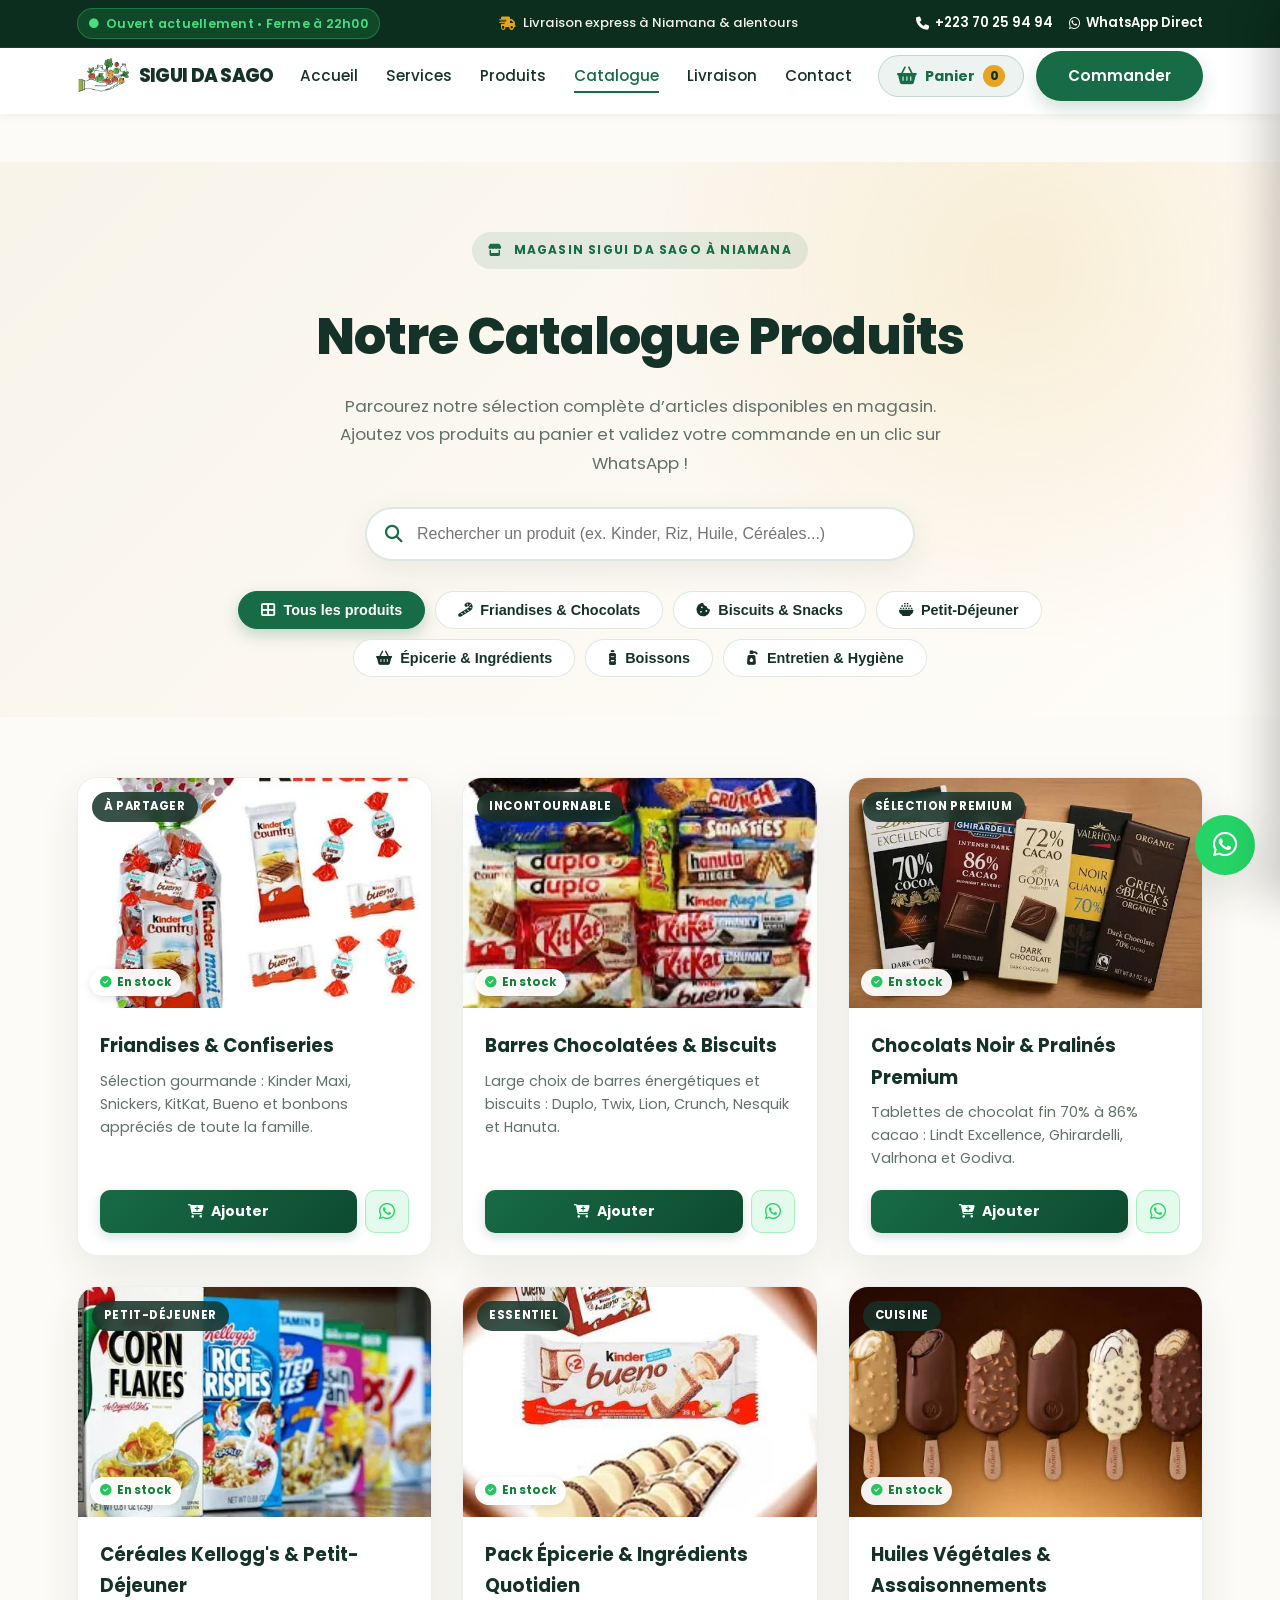
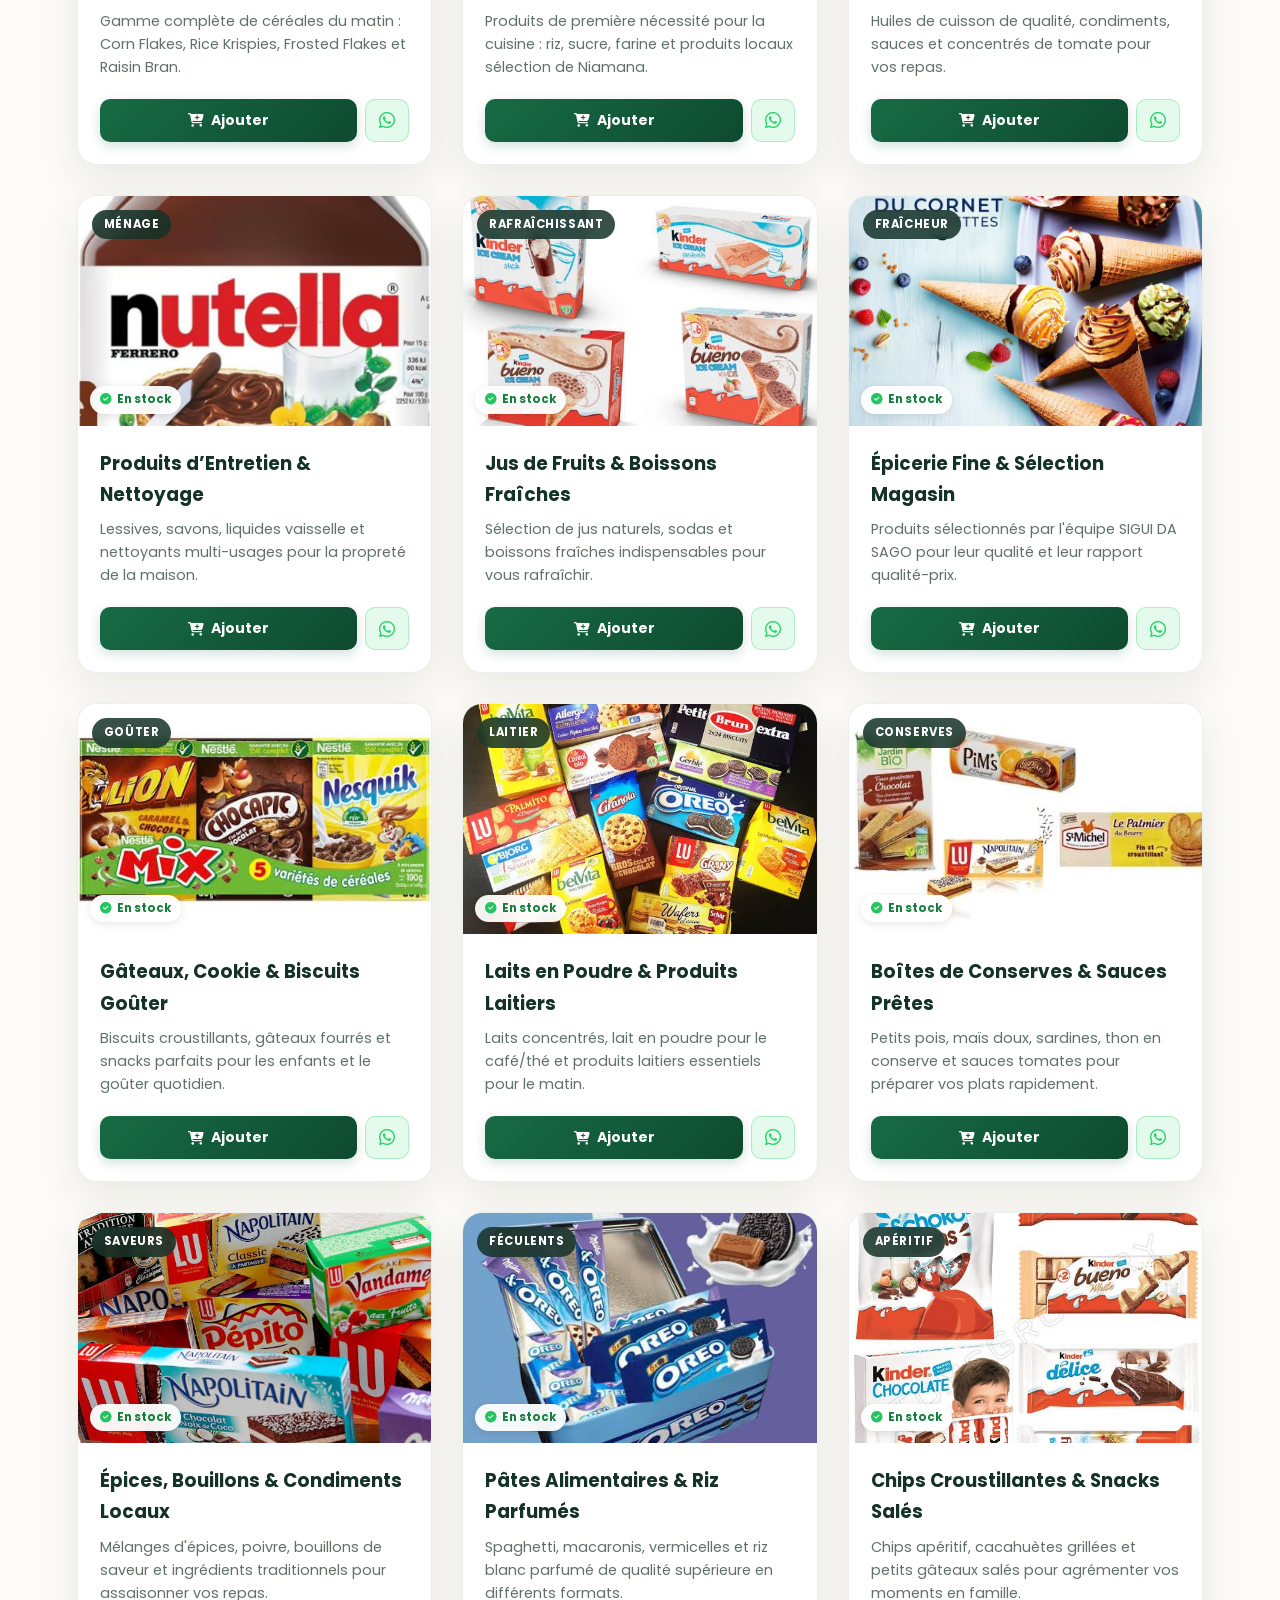
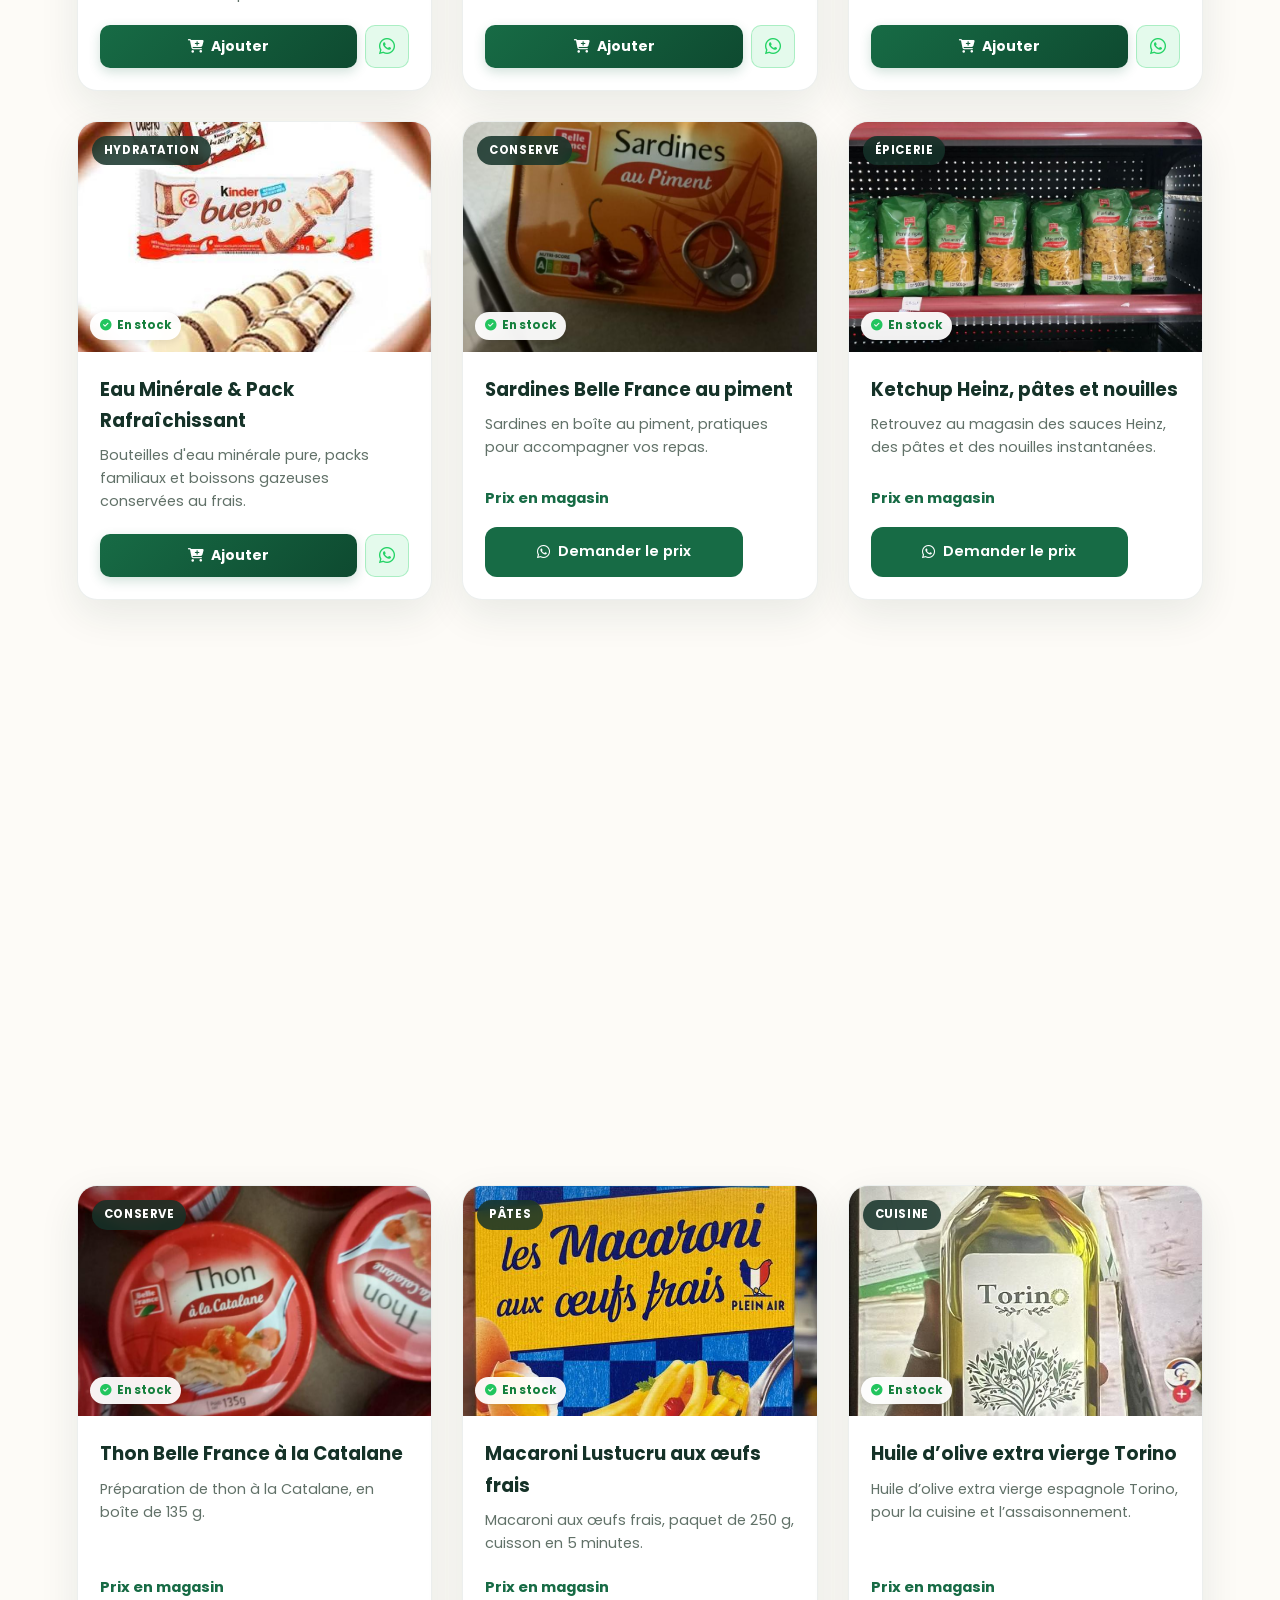
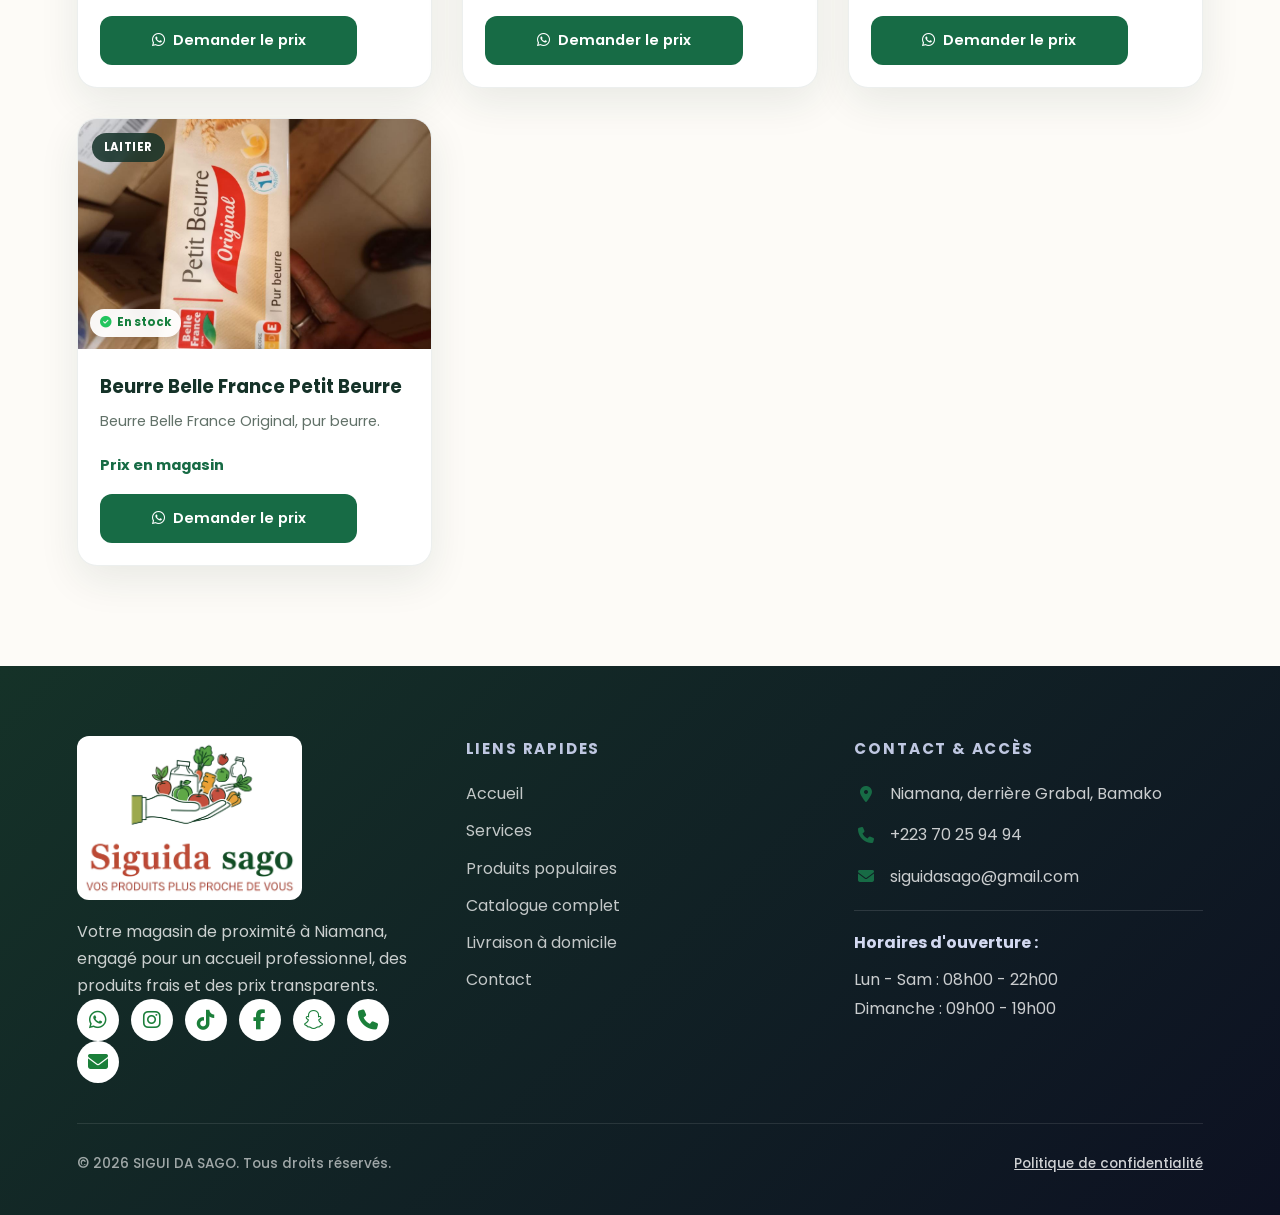
<file: catalogue.html>
<!DOCTYPE html>
<html lang="fr">
<head>
    <meta charset="UTF-8">
    <meta name="viewport" content="width=device-width, initial-scale=1.0">
    <meta name="description" content="Catalogue complet des produits SIGUI DA SAGO à Niamana. Produits frais, confiseries, boissons, épicerie et commande rapide par WhatsApp.">
    <title>Catalogue Produits | SIGUI DA SAGO Niamana</title>

    <!-- Favicon -->
    <link rel="icon" type="image/webp" href="logo-mark.webp">
    <link rel="shortcut icon" type="image/webp" href="logo-mark.webp">
    <link rel="apple-touch-icon" href="logo-mark.webp">

    <!-- Open Graph / WhatsApp / Facebook -->
    <meta property="og:type" content="website">
    <meta property="og:site_name" content="SIGUI DA SAGO">
    <meta property="og:title" content="Catalogue Produits | SIGUI DA SAGO Niamana">
    <meta property="og:description" content="Découvrez tous les produits disponibles dans votre magasin de proximité à Niamana et commandez facilement sur WhatsApp.">
    <meta property="og:image" content="logo-sigui-da-sago.webp">

    <link rel="stylesheet" href="site.css">

    <!-- Google Fonts -->
    <link href="https://fonts.googleapis.com/css2?family=Poppins:wght@300;400;500;600;700;800&display=swap" rel="stylesheet">

    <!-- Font Awesome -->
    <link rel="stylesheet" href="https://cdnjs.cloudflare.com/ajax/libs/font-awesome/6.6.0/css/all.min.css">
</head>
<body class="catalog-page has-top-bar">
    <!-- Bandeau d'annonces supérieur -->
    <div class="top-bar">
        <div class="top-bar-inner">
            <span class="store-status-badge open">
                <i class="fas fa-circle" aria-hidden="true"></i> Vérification des horaires…
            </span>
            <span class="top-bar-promo">
                <i class="fas fa-truck-fast" aria-hidden="true"></i> Livraison express à Niamana & alentours
            </span>
            <div class="top-bar-contact">
                <a href="tel:+22370259494"><i class="fas fa-phone"></i> +223 70 25 94 94</a>
                <a href="https://wa.me/22370259494" target="_blank" rel="noopener noreferrer"><i class="fab fa-whatsapp"></i> WhatsApp Direct</a>
            </div>
        </div>
    </div>

    <header>
        <nav class="navbar">
            <a class="brand" href="index.html" aria-label="SIGUI DA SAGO - Accueil">
                <img src="logo-mark.webp" alt="Logo SIGUI DA SAGO">
                <span>SIGUI DA SAGO</span>
            </a>
            <ul class="nav-links">
                <li><a href="index.html#accueil">Accueil</a></li>
                <li><a href="index.html#services">Services</a></li>
                <li><a href="index.html#produits">Produits</a></li>
                <li><a href="catalogue.html" class="active">Catalogue</a></li>
                <li><a href="index.html#livraison">Livraison</a></li>
                <li><a href="index.html#contact">Contact</a></li>
            </ul>
            <div class="nav-actions">
                <button class="cart-trigger-btn" id="cartOpenBtn" aria-label="Voir le panier">
                    <i class="fas fa-shopping-basket"></i>
                    <span>Panier</span>
                    <span class="cart-badge" id="cartBadge">0</span>
                </button>
                <a href="index.html#livraison" class="btn header-order">Commander</a>
            </div>
            <button type="button" class="menu-btn" aria-label="Ouvrir le menu" aria-expanded="false"><i class="fas fa-bars" aria-hidden="true"></i></button>
        </nav>
    </header>

    <main>
        <section class="catalog-hero">
            <span class="eyebrow"><i class="fas fa-store" aria-hidden="true"></i> Magasin SIGUI DA SAGO à Niamana</span>
            <h1>Notre Catalogue Produits</h1>
            <p>Parcourez notre sélection complète d’articles disponibles en magasin. Ajoutez vos produits au panier et validez votre commande en un clic sur WhatsApp !</p>

            <div class="search-container">
                <i class="fas fa-search" aria-hidden="true"></i>
                <input type="text" id="catalogSearch" placeholder="Rechercher un produit (ex. Kinder, Riz, Huile, Céréales...)" aria-label="Rechercher un produit">
            </div>

            <div class="category-filters">
                <button class="filter-btn active" data-filter="all"><i class="fas fa-th-large"></i> Tous les produits</button>
                <button class="filter-btn" data-filter="friandises"><i class="fas fa-candy-cane"></i> Friandises & Chocolats</button>
                <button class="filter-btn" data-filter="biscuits"><i class="fas fa-cookie-bite"></i> Biscuits & Snacks</button>
                <button class="filter-btn" data-filter="petit-dejeuner"><i class="fas fa-bowl-rice"></i> Petit-Déjeuner</button>
                <button class="filter-btn" data-filter="epicerie"><i class="fas fa-basket-shopping"></i> Épicerie & Ingrédients</button>
                <button class="filter-btn" data-filter="boissons"><i class="fas fa-bottle-water"></i> Boissons</button>
                <button class="filter-btn" data-filter="entretien"><i class="fas fa-pump-soap"></i> Entretien & Hygiène</button>
            </div>
        </section>

        <section class="catalog-section">
            <div class="catalog-grid" id="catalogGrid">
                <!-- Produit cat-1 -->
                <article class="catalog-card" data-id="cat-1" data-name="Friandises & Confiseries" data-price="2000" data-category="friandises" data-img="image-produit-1.webp" data-badge="À partager">
                    <div class="product-media">
                        <img src="image-produit-1.webp" alt="Friandises & Confiseries" loading="lazy">
                        <span class="catalog-card-badge">À partager</span>
                        <span class="stock-pill in-stock"><i class="fas fa-check-circle"></i> En stock</span>
                        <button type="button" class="btn-quick-preview" title="Aperçu rapide" aria-label="Aperçu rapide"><i class="fas fa-eye"></i></button>
                    </div>
                    <div class="catalog-card-body">
                        <h3>Friandises & Confiseries</h3>
                        <p>Sélection gourmande : Kinder Maxi, Snickers, KitKat, Bueno et bonbons appréciés de toute la famille.</p>
                        <div class="catalog-card-price-row">
                            <div class="price-val">2 000 <small>FCFA</small></div>
                        </div>
                        <div class="catalog-actions-wrap">
                            <button type="button" class="btn-add-cart" data-id="cat-1" data-name="Friandises & Confiseries" data-price="2000" data-img="image-produit-1.webp">
                                <i class="fas fa-cart-plus"></i> Ajouter
                            </button>
                            <a href="https://wa.me/22370259494?text=Bonjour%20SIGUI%20DA%20SAGO%2C%20je%20souhaite%20commander%20%3A%20Friandises%20%26%20Confiseries%20%282%20000%20FCFA%29" target="_blank" rel="noopener noreferrer" class="btn-direct-wa" title="Commander direct sur WhatsApp" aria-label="Commander direct sur WhatsApp">
                                <i class="fab fa-whatsapp"></i>
                            </a>
                        </div>
                    </div>
                </article>

                <!-- Produit cat-2 -->
                <article class="catalog-card" data-id="cat-2" data-name="Barres Chocolatées & Biscuits" data-price="1500" data-category="biscuits" data-img="image-produit-2.webp" data-badge="Incontournable">
                    <div class="product-media">
                        <img src="image-produit-2.webp" alt="Barres Chocolatées & Biscuits" loading="lazy">
                        <span class="catalog-card-badge">Incontournable</span>
                        <span class="stock-pill in-stock"><i class="fas fa-check-circle"></i> En stock</span>
                        <button type="button" class="btn-quick-preview" title="Aperçu rapide" aria-label="Aperçu rapide"><i class="fas fa-eye"></i></button>
                    </div>
                    <div class="catalog-card-body">
                        <h3>Barres Chocolatées & Biscuits</h3>
                        <p>Large choix de barres énergétiques et biscuits : Duplo, Twix, Lion, Crunch, Nesquik et Hanuta.</p>
                        <div class="catalog-card-price-row">
                            <div class="price-val">1 500 <small>FCFA</small></div>
                        </div>
                        <div class="catalog-actions-wrap">
                            <button type="button" class="btn-add-cart" data-id="cat-2" data-name="Barres Chocolatées & Biscuits" data-price="1500" data-img="image-produit-2.webp">
                                <i class="fas fa-cart-plus"></i> Ajouter
                            </button>
                            <a href="https://wa.me/22370259494?text=Bonjour%20SIGUI%20DA%20SAGO%2C%20je%20souhaite%20commander%20%3A%20Barres%20Chocolat%C3%A9es%20%26%20Biscuits%20%281%20500%20FCFA%29" target="_blank" rel="noopener noreferrer" class="btn-direct-wa" title="Commander direct sur WhatsApp" aria-label="Commander direct sur WhatsApp">
                                <i class="fab fa-whatsapp"></i>
                            </a>
                        </div>
                    </div>
                </article>

                <!-- Produit cat-3 -->
                <article class="catalog-card" data-id="cat-3" data-name="Chocolats Noir & Pralinés Premium" data-price="3500" data-category="friandises" data-img="image-produit-3.webp" data-badge="Sélection Premium">
                    <div class="product-media">
                        <img src="image-produit-3.webp" alt="Chocolats Noir & Pralinés Premium" loading="lazy">
                        <span class="catalog-card-badge">Sélection Premium</span>
                        <span class="stock-pill in-stock"><i class="fas fa-check-circle"></i> En stock</span>
                        <button type="button" class="btn-quick-preview" title="Aperçu rapide" aria-label="Aperçu rapide"><i class="fas fa-eye"></i></button>
                    </div>
                    <div class="catalog-card-body">
                        <h3>Chocolats Noir & Pralinés Premium</h3>
                        <p>Tablettes de chocolat fin 70% à 86% cacao : Lindt Excellence, Ghirardelli, Valrhona et Godiva.</p>
                        <div class="catalog-card-price-row">
                            <div class="price-val">3 500 <small>FCFA</small></div>
                        </div>
                        <div class="catalog-actions-wrap">
                            <button type="button" class="btn-add-cart" data-id="cat-3" data-name="Chocolats Noir & Pralinés Premium" data-price="3500" data-img="image-produit-3.webp">
                                <i class="fas fa-cart-plus"></i> Ajouter
                            </button>
                            <a href="https://wa.me/22370259494?text=Bonjour%20SIGUI%20DA%20SAGO%2C%20je%20souhaite%20commander%20%3A%20Chocolats%20Noir%20%26%20Pralin%C3%A9s%20Premium%20%283%20500%20FCFA%29" target="_blank" rel="noopener noreferrer" class="btn-direct-wa" title="Commander direct sur WhatsApp" aria-label="Commander direct sur WhatsApp">
                                <i class="fab fa-whatsapp"></i>
                            </a>
                        </div>
                    </div>
                </article>

                <!-- Produit cat-4 -->
                <article class="catalog-card" data-id="cat-4" data-name="Céréales Kellogg's & Petit-Déjeuner" data-price="3000" data-category="petit-dejeuner" data-img="image-produit-4.webp" data-badge="Petit-Déjeuner">
                    <div class="product-media">
                        <img src="image-produit-4.webp" alt="Céréales Kellogg's & Petit-Déjeuner" loading="lazy">
                        <span class="catalog-card-badge">Petit-Déjeuner</span>
                        <span class="stock-pill in-stock"><i class="fas fa-check-circle"></i> En stock</span>
                        <button type="button" class="btn-quick-preview" title="Aperçu rapide" aria-label="Aperçu rapide"><i class="fas fa-eye"></i></button>
                    </div>
                    <div class="catalog-card-body">
                        <h3>Céréales Kellogg's & Petit-Déjeuner</h3>
                        <p>Gamme complète de céréales du matin : Corn Flakes, Rice Krispies, Frosted Flakes et Raisin Bran.</p>
                        <div class="catalog-card-price-row">
                            <div class="price-val">3 000 <small>FCFA</small></div>
                        </div>
                        <div class="catalog-actions-wrap">
                            <button type="button" class="btn-add-cart" data-id="cat-4" data-name="Céréales Kellogg's & Petit-Déjeuner" data-price="3000" data-img="image-produit-4.webp">
                                <i class="fas fa-cart-plus"></i> Ajouter
                            </button>
                            <a href="https://wa.me/22370259494?text=Bonjour%20SIGUI%20DA%20SAGO%2C%20je%20souhaite%20commander%20%3A%20C%C3%A9r%C3%A9ales%20Kellogg%27s%20%26%20Petit-D%C3%A9jeuner%20%283%20000%20FCFA%29" target="_blank" rel="noopener noreferrer" class="btn-direct-wa" title="Commander direct sur WhatsApp" aria-label="Commander direct sur WhatsApp">
                                <i class="fab fa-whatsapp"></i>
                            </a>
                        </div>
                    </div>
                </article>

                <!-- Produit cat-5 -->
                <article class="catalog-card" data-id="cat-5" data-name="Pack Épicerie & Ingrédients Quotidien" data-price="4500" data-category="epicerie" data-img="WhatsApp Image 2026-07-18 at 15.37.23 (1).jpeg" data-badge="Essentiel">
                    <div class="product-media">
                        <img src="WhatsApp Image 2026-07-18 at 15.37.23 (1).jpeg" alt="Pack Épicerie & Ingrédients Quotidien" loading="lazy">
                        <span class="catalog-card-badge">Essentiel</span>
                        <span class="stock-pill in-stock"><i class="fas fa-check-circle"></i> En stock</span>
                        <button type="button" class="btn-quick-preview" title="Aperçu rapide" aria-label="Aperçu rapide"><i class="fas fa-eye"></i></button>
                    </div>
                    <div class="catalog-card-body">
                        <h3>Pack Épicerie & Ingrédients Quotidien</h3>
                        <p>Produits de première nécessité pour la cuisine : riz, sucre, farine et produits locaux sélection de Niamana.</p>
                        <div class="catalog-card-price-row">
                            <div class="price-val">4 500 <small>FCFA</small></div>
                        </div>
                        <div class="catalog-actions-wrap">
                            <button type="button" class="btn-add-cart" data-id="cat-5" data-name="Pack Épicerie & Ingrédients Quotidien" data-price="4500" data-img="WhatsApp Image 2026-07-18 at 15.37.23 (1).jpeg">
                                <i class="fas fa-cart-plus"></i> Ajouter
                            </button>
                            <a href="https://wa.me/22370259494?text=Bonjour%20SIGUI%20DA%20SAGO%2C%20je%20souhaite%20commander%20%3A%20Pack%20%C3%89picerie%20%26%20Ingr%C3%A9dients%20Quotidien%20%284%20500%20FCFA%29" target="_blank" rel="noopener noreferrer" class="btn-direct-wa" title="Commander direct sur WhatsApp" aria-label="Commander direct sur WhatsApp">
                                <i class="fab fa-whatsapp"></i>
                            </a>
                        </div>
                    </div>
                </article>

                <!-- Produit cat-6 -->
                <article class="catalog-card" data-id="cat-6" data-name="Huiles Végétales & Assaisonnements" data-price="2500" data-category="epicerie" data-img="WhatsApp Image 2026-07-18 at 15.37.23 (2).jpeg" data-badge="Cuisine">
                    <div class="product-media">
                        <img src="WhatsApp Image 2026-07-18 at 15.37.23 (2).jpeg" alt="Huiles Végétales & Assaisonnements" loading="lazy">
                        <span class="catalog-card-badge">Cuisine</span>
                        <span class="stock-pill in-stock"><i class="fas fa-check-circle"></i> En stock</span>
                        <button type="button" class="btn-quick-preview" title="Aperçu rapide" aria-label="Aperçu rapide"><i class="fas fa-eye"></i></button>
                    </div>
                    <div class="catalog-card-body">
                        <h3>Huiles Végétales & Assaisonnements</h3>
                        <p>Huiles de cuisson de qualité, condiments, sauces et concentrés de tomate pour vos repas.</p>
                        <div class="catalog-card-price-row">
                            <div class="price-val">2 500 <small>FCFA</small></div>
                        </div>
                        <div class="catalog-actions-wrap">
                            <button type="button" class="btn-add-cart" data-id="cat-6" data-name="Huiles Végétales & Assaisonnements" data-price="2500" data-img="WhatsApp Image 2026-07-18 at 15.37.23 (2).jpeg">
                                <i class="fas fa-cart-plus"></i> Ajouter
                            </button>
                            <a href="https://wa.me/22370259494?text=Bonjour%20SIGUI%20DA%20SAGO%2C%20je%20souhaite%20commander%20%3A%20Huiles%20V%C3%A9g%C3%A9tales%20%26%20Assaisonnements%20%282%20500%20FCFA%29" target="_blank" rel="noopener noreferrer" class="btn-direct-wa" title="Commander direct sur WhatsApp" aria-label="Commander direct sur WhatsApp">
                                <i class="fab fa-whatsapp"></i>
                            </a>
                        </div>
                    </div>
                </article>

                <!-- Produit cat-7 -->
                <article class="catalog-card" data-id="cat-7" data-name="Produits d’Entretien & Nettoyage" data-price="2000" data-category="entretien" data-img="WhatsApp Image 2026-07-18 at 15.37.23 (3).jpeg" data-badge="Ménage">
                    <div class="product-media">
                        <img src="WhatsApp Image 2026-07-18 at 15.37.23 (3).jpeg" alt="Produits d’Entretien & Nettoyage" loading="lazy">
                        <span class="catalog-card-badge">Ménage</span>
                        <span class="stock-pill in-stock"><i class="fas fa-check-circle"></i> En stock</span>
                        <button type="button" class="btn-quick-preview" title="Aperçu rapide" aria-label="Aperçu rapide"><i class="fas fa-eye"></i></button>
                    </div>
                    <div class="catalog-card-body">
                        <h3>Produits d’Entretien & Nettoyage</h3>
                        <p>Lessives, savons, liquides vaisselle et nettoyants multi-usages pour la propreté de la maison.</p>
                        <div class="catalog-card-price-row">
                            <div class="price-val">2 000 <small>FCFA</small></div>
                        </div>
                        <div class="catalog-actions-wrap">
                            <button type="button" class="btn-add-cart" data-id="cat-7" data-name="Produits d’Entretien & Nettoyage" data-price="2000" data-img="WhatsApp Image 2026-07-18 at 15.37.23 (3).jpeg">
                                <i class="fas fa-cart-plus"></i> Ajouter
                            </button>
                            <a href="https://wa.me/22370259494?text=Bonjour%20SIGUI%20DA%20SAGO%2C%20je%20souhaite%20commander%20%3A%20Produits%20d%E2%80%99Entretien%20%26%20Nettoyage%20%282%20000%20FCFA%29" target="_blank" rel="noopener noreferrer" class="btn-direct-wa" title="Commander direct sur WhatsApp" aria-label="Commander direct sur WhatsApp">
                                <i class="fab fa-whatsapp"></i>
                            </a>
                        </div>
                    </div>
                </article>

                <!-- Produit cat-8 -->
                <article class="catalog-card" data-id="cat-8" data-name="Jus de Fruits & Boissons Fraîches" data-price="1200" data-category="boissons" data-img="WhatsApp Image 2026-07-18 at 15.37.23 (5).jpeg" data-badge="Rafraîchissant">
                    <div class="product-media">
                        <img src="WhatsApp Image 2026-07-18 at 15.37.23 (5).jpeg" alt="Jus de Fruits & Boissons Fraîches" loading="lazy">
                        <span class="catalog-card-badge">Rafraîchissant</span>
                        <span class="stock-pill in-stock"><i class="fas fa-check-circle"></i> En stock</span>
                        <button type="button" class="btn-quick-preview" title="Aperçu rapide" aria-label="Aperçu rapide"><i class="fas fa-eye"></i></button>
                    </div>
                    <div class="catalog-card-body">
                        <h3>Jus de Fruits & Boissons Fraîches</h3>
                        <p>Sélection de jus naturels, sodas et boissons fraîches indispensables pour vous rafraîchir.</p>
                        <div class="catalog-card-price-row">
                            <div class="price-val">1 200 <small>FCFA</small></div>
                        </div>
                        <div class="catalog-actions-wrap">
                            <button type="button" class="btn-add-cart" data-id="cat-8" data-name="Jus de Fruits & Boissons Fraîches" data-price="1200" data-img="WhatsApp Image 2026-07-18 at 15.37.23 (5).jpeg">
                                <i class="fas fa-cart-plus"></i> Ajouter
                            </button>
                            <a href="https://wa.me/22370259494?text=Bonjour%20SIGUI%20DA%20SAGO%2C%20je%20souhaite%20commander%20%3A%20Jus%20de%20Fruits%20%26%20Boissons%20Fra%C3%AEches%20%281%20200%20FCFA%29" target="_blank" rel="noopener noreferrer" class="btn-direct-wa" title="Commander direct sur WhatsApp" aria-label="Commander direct sur WhatsApp">
                                <i class="fab fa-whatsapp"></i>
                            </a>
                        </div>
                    </div>
                </article>

                <!-- Produit cat-9 -->
                <article class="catalog-card" data-id="cat-9" data-name="Épicerie Fine & Sélection Magasin" data-price="3800" data-category="epicerie" data-img="WhatsApp Image 2026-07-18 at 15.37.23 (6).jpeg" data-badge="Fraîcheur">
                    <div class="product-media">
                        <img src="WhatsApp Image 2026-07-18 at 15.37.23 (6).jpeg" alt="Épicerie Fine & Sélection Magasin" loading="lazy">
                        <span class="catalog-card-badge">Fraîcheur</span>
                        <span class="stock-pill in-stock"><i class="fas fa-check-circle"></i> En stock</span>
                        <button type="button" class="btn-quick-preview" title="Aperçu rapide" aria-label="Aperçu rapide"><i class="fas fa-eye"></i></button>
                    </div>
                    <div class="catalog-card-body">
                        <h3>Épicerie Fine & Sélection Magasin</h3>
                        <p>Produits sélectionnés par l'équipe SIGUI DA SAGO pour leur qualité et leur rapport qualité-prix.</p>
                        <div class="catalog-card-price-row">
                            <div class="price-val">3 800 <small>FCFA</small></div>
                        </div>
                        <div class="catalog-actions-wrap">
                            <button type="button" class="btn-add-cart" data-id="cat-9" data-name="Épicerie Fine & Sélection Magasin" data-price="3800" data-img="WhatsApp Image 2026-07-18 at 15.37.23 (6).jpeg">
                                <i class="fas fa-cart-plus"></i> Ajouter
                            </button>
                            <a href="https://wa.me/22370259494?text=Bonjour%20SIGUI%20DA%20SAGO%2C%20je%20souhaite%20commander%20%3A%20%C3%89picerie%20Fine%20%26%20S%C3%A9lection%20Magasin%20%283%20800%20FCFA%29" target="_blank" rel="noopener noreferrer" class="btn-direct-wa" title="Commander direct sur WhatsApp" aria-label="Commander direct sur WhatsApp">
                                <i class="fab fa-whatsapp"></i>
                            </a>
                        </div>
                    </div>
                </article>

                <!-- Produit cat-10 -->
                <article class="catalog-card" data-id="cat-10" data-name="Gâteaux, Cookie & Biscuits Goûter" data-price="1000" data-category="biscuits" data-img="WhatsApp Image 2026-07-18 at 15.44.53 (3).jpeg" data-badge="Goûter">
                    <div class="product-media">
                        <img src="WhatsApp Image 2026-07-18 at 15.44.53 (3).jpeg" alt="Gâteaux, Cookie & Biscuits Goûter" loading="lazy">
                        <span class="catalog-card-badge">Goûter</span>
                        <span class="stock-pill in-stock"><i class="fas fa-check-circle"></i> En stock</span>
                        <button type="button" class="btn-quick-preview" title="Aperçu rapide" aria-label="Aperçu rapide"><i class="fas fa-eye"></i></button>
                    </div>
                    <div class="catalog-card-body">
                        <h3>Gâteaux, Cookie & Biscuits Goûter</h3>
                        <p>Biscuits croustillants, gâteaux fourrés et snacks parfaits pour les enfants et le goûter quotidien.</p>
                        <div class="catalog-card-price-row">
                            <div class="price-val">1 000 <small>FCFA</small></div>
                        </div>
                        <div class="catalog-actions-wrap">
                            <button type="button" class="btn-add-cart" data-id="cat-10" data-name="Gâteaux, Cookie & Biscuits Goûter" data-price="1000" data-img="WhatsApp Image 2026-07-18 at 15.44.53 (3).jpeg">
                                <i class="fas fa-cart-plus"></i> Ajouter
                            </button>
                            <a href="https://wa.me/22370259494?text=Bonjour%20SIGUI%20DA%20SAGO%2C%20je%20souhaite%20commander%20%3A%20G%C3%A2teaux%2C%20Cookie%20%26%20Biscuits%20Go%C3%BBter%20%281%20000%20FCFA%29" target="_blank" rel="noopener noreferrer" class="btn-direct-wa" title="Commander direct sur WhatsApp" aria-label="Commander direct sur WhatsApp">
                                <i class="fab fa-whatsapp"></i>
                            </a>
                        </div>
                    </div>
                </article>

                <!-- Produit cat-11 -->
                <article class="catalog-card" data-id="cat-11" data-name="Laits en Poudre & Produits Laitiers" data-price="3200" data-category="petit-dejeuner" data-img="WhatsApp Image 2026-07-18 at 15.44.53 (4).jpeg" data-badge="Laitier">
                    <div class="product-media">
                        <img src="WhatsApp Image 2026-07-18 at 15.44.53 (4).jpeg" alt="Laits en Poudre & Produits Laitiers" loading="lazy">
                        <span class="catalog-card-badge">Laitier</span>
                        <span class="stock-pill in-stock"><i class="fas fa-check-circle"></i> En stock</span>
                        <button type="button" class="btn-quick-preview" title="Aperçu rapide" aria-label="Aperçu rapide"><i class="fas fa-eye"></i></button>
                    </div>
                    <div class="catalog-card-body">
                        <h3>Laits en Poudre & Produits Laitiers</h3>
                        <p>Laits concentrés, lait en poudre pour le café/thé et produits laitiers essentiels pour le matin.</p>
                        <div class="catalog-card-price-row">
                            <div class="price-val">3 200 <small>FCFA</small></div>
                        </div>
                        <div class="catalog-actions-wrap">
                            <button type="button" class="btn-add-cart" data-id="cat-11" data-name="Laits en Poudre & Produits Laitiers" data-price="3200" data-img="WhatsApp Image 2026-07-18 at 15.44.53 (4).jpeg">
                                <i class="fas fa-cart-plus"></i> Ajouter
                            </button>
                            <a href="https://wa.me/22370259494?text=Bonjour%20SIGUI%20DA%20SAGO%2C%20je%20souhaite%20commander%20%3A%20Laits%20en%20Poudre%20%26%20Produits%20Laitiers%20%283%20200%20FCFA%29" target="_blank" rel="noopener noreferrer" class="btn-direct-wa" title="Commander direct sur WhatsApp" aria-label="Commander direct sur WhatsApp">
                                <i class="fab fa-whatsapp"></i>
                            </a>
                        </div>
                    </div>
                </article>

                <!-- Produit cat-12 -->
                <article class="catalog-card" data-id="cat-12" data-name="Boîtes de Conserves & Sauces Prêtes" data-price="1800" data-category="epicerie" data-img="WhatsApp Image 2026-07-18 at 15.44.53 (5).jpeg" data-badge="Conserves">
                    <div class="product-media">
                        <img src="WhatsApp Image 2026-07-18 at 15.44.53 (5).jpeg" alt="Boîtes de Conserves & Sauces Prêtes" loading="lazy">
                        <span class="catalog-card-badge">Conserves</span>
                        <span class="stock-pill in-stock"><i class="fas fa-check-circle"></i> En stock</span>
                        <button type="button" class="btn-quick-preview" title="Aperçu rapide" aria-label="Aperçu rapide"><i class="fas fa-eye"></i></button>
                    </div>
                    <div class="catalog-card-body">
                        <h3>Boîtes de Conserves & Sauces Prêtes</h3>
                        <p>Petits pois, maïs doux, sardines, thon en conserve et sauces tomates pour préparer vos plats rapidement.</p>
                        <div class="catalog-card-price-row">
                            <div class="price-val">1 800 <small>FCFA</small></div>
                        </div>
                        <div class="catalog-actions-wrap">
                            <button type="button" class="btn-add-cart" data-id="cat-12" data-name="Boîtes de Conserves & Sauces Prêtes" data-price="1800" data-img="WhatsApp Image 2026-07-18 at 15.44.53 (5).jpeg">
                                <i class="fas fa-cart-plus"></i> Ajouter
                            </button>
                            <a href="https://wa.me/22370259494?text=Bonjour%20SIGUI%20DA%20SAGO%2C%20je%20souhaite%20commander%20%3A%20Bo%C3%AEtes%20de%20Conserves%20%26%20Sauces%20Pr%C3%AAtes%20%281%20800%20FCFA%29" target="_blank" rel="noopener noreferrer" class="btn-direct-wa" title="Commander direct sur WhatsApp" aria-label="Commander direct sur WhatsApp">
                                <i class="fab fa-whatsapp"></i>
                            </a>
                        </div>
                    </div>
                </article>

                <!-- Produit cat-13 -->
                <article class="catalog-card" data-id="cat-13" data-name="Épices, Bouillons & Condiments Locaux" data-price="1500" data-category="epicerie" data-img="WhatsApp Image 2026-07-18 at 15.44.53 (6).jpeg" data-badge="Saveurs">
                    <div class="product-media">
                        <img src="WhatsApp Image 2026-07-18 at 15.44.53 (6).jpeg" alt="Épices, Bouillons & Condiments Locaux" loading="lazy">
                        <span class="catalog-card-badge">Saveurs</span>
                        <span class="stock-pill in-stock"><i class="fas fa-check-circle"></i> En stock</span>
                        <button type="button" class="btn-quick-preview" title="Aperçu rapide" aria-label="Aperçu rapide"><i class="fas fa-eye"></i></button>
                    </div>
                    <div class="catalog-card-body">
                        <h3>Épices, Bouillons & Condiments Locaux</h3>
                        <p>Mélanges d'épices, poivre, bouillons de saveur et ingrédients traditionnels pour assaisonner vos repas.</p>
                        <div class="catalog-card-price-row">
                            <div class="price-val">1 500 <small>FCFA</small></div>
                        </div>
                        <div class="catalog-actions-wrap">
                            <button type="button" class="btn-add-cart" data-id="cat-13" data-name="Épices, Bouillons & Condiments Locaux" data-price="1500" data-img="WhatsApp Image 2026-07-18 at 15.44.53 (6).jpeg">
                                <i class="fas fa-cart-plus"></i> Ajouter
                            </button>
                            <a href="https://wa.me/22370259494?text=Bonjour%20SIGUI%20DA%20SAGO%2C%20je%20souhaite%20commander%20%3A%20%C3%89pices%2C%20Bouillons%20%26%20Condiments%20Locaux%20%281%20500%20FCFA%29" target="_blank" rel="noopener noreferrer" class="btn-direct-wa" title="Commander direct sur WhatsApp" aria-label="Commander direct sur WhatsApp">
                                <i class="fab fa-whatsapp"></i>
                            </a>
                        </div>
                    </div>
                </article>

                <!-- Produit cat-14 -->
                <article class="catalog-card" data-id="cat-14" data-name="Pâtes Alimentaires & Riz Parfumés" data-price="2800" data-category="epicerie" data-img="WhatsApp Image 2026-07-18 at 15.44.53 (7).jpeg" data-badge="Féculents">
                    <div class="product-media">
                        <img src="WhatsApp Image 2026-07-18 at 15.44.53 (7).jpeg" alt="Pâtes Alimentaires & Riz Parfumés" loading="lazy">
                        <span class="catalog-card-badge">Féculents</span>
                        <span class="stock-pill in-stock"><i class="fas fa-check-circle"></i> En stock</span>
                        <button type="button" class="btn-quick-preview" title="Aperçu rapide" aria-label="Aperçu rapide"><i class="fas fa-eye"></i></button>
                    </div>
                    <div class="catalog-card-body">
                        <h3>Pâtes Alimentaires & Riz Parfumés</h3>
                        <p>Spaghetti, macaronis, vermicelles et riz blanc parfumé de qualité supérieure en différents formats.</p>
                        <div class="catalog-card-price-row">
                            <div class="price-val">2 800 <small>FCFA</small></div>
                        </div>
                        <div class="catalog-actions-wrap">
                            <button type="button" class="btn-add-cart" data-id="cat-14" data-name="Pâtes Alimentaires & Riz Parfumés" data-price="2800" data-img="WhatsApp Image 2026-07-18 at 15.44.53 (7).jpeg">
                                <i class="fas fa-cart-plus"></i> Ajouter
                            </button>
                            <a href="https://wa.me/22370259494?text=Bonjour%20SIGUI%20DA%20SAGO%2C%20je%20souhaite%20commander%20%3A%20P%C3%A2tes%20Alimentaires%20%26%20Riz%20Parfum%C3%A9s%20%282%20800%20FCFA%29" target="_blank" rel="noopener noreferrer" class="btn-direct-wa" title="Commander direct sur WhatsApp" aria-label="Commander direct sur WhatsApp">
                                <i class="fab fa-whatsapp"></i>
                            </a>
                        </div>
                    </div>
                </article>

                <!-- Produit cat-15 -->
                <article class="catalog-card" data-id="cat-15" data-name="Chips Croustillantes & Snacks Salés" data-price="1200" data-category="biscuits" data-img="WhatsApp Image 2026-07-18 at 15.44.53 (8).jpeg" data-badge="Apéritif">
                    <div class="product-media">
                        <img src="WhatsApp Image 2026-07-18 at 15.44.53 (8).jpeg" alt="Chips Croustillantes & Snacks Salés" loading="lazy">
                        <span class="catalog-card-badge">Apéritif</span>
                        <span class="stock-pill in-stock"><i class="fas fa-check-circle"></i> En stock</span>
                        <button type="button" class="btn-quick-preview" title="Aperçu rapide" aria-label="Aperçu rapide"><i class="fas fa-eye"></i></button>
                    </div>
                    <div class="catalog-card-body">
                        <h3>Chips Croustillantes & Snacks Salés</h3>
                        <p>Chips apéritif, cacahuètes grillées et petits gâteaux salés pour agrémenter vos moments en famille.</p>
                        <div class="catalog-card-price-row">
                            <div class="price-val">1 200 <small>FCFA</small></div>
                        </div>
                        <div class="catalog-actions-wrap">
                            <button type="button" class="btn-add-cart" data-id="cat-15" data-name="Chips Croustillantes & Snacks Salés" data-price="1200" data-img="WhatsApp Image 2026-07-18 at 15.44.53 (8).jpeg">
                                <i class="fas fa-cart-plus"></i> Ajouter
                            </button>
                            <a href="https://wa.me/22370259494?text=Bonjour%20SIGUI%20DA%20SAGO%2C%20je%20souhaite%20commander%20%3A%20Chips%20Croustillantes%20%26%20Snacks%20Sal%C3%A9s%20%281%20200%20FCFA%29" target="_blank" rel="noopener noreferrer" class="btn-direct-wa" title="Commander direct sur WhatsApp" aria-label="Commander direct sur WhatsApp">
                                <i class="fab fa-whatsapp"></i>
                            </a>
                        </div>
                    </div>
                </article>

                <!-- Produit cat-16 -->
                <article class="catalog-card" data-id="cat-16" data-name="Eau Minérale & Pack Rafraîchissant" data-price="2500" data-category="boissons" data-img="WhatsApp Image 2026-07-18 at 15.44.53 (9).jpeg" data-badge="Hydratation">
                    <div class="product-media">
                        <img src="WhatsApp Image 2026-07-18 at 15.44.53 (9).jpeg" alt="Eau Minérale & Pack Rafraîchissant" loading="lazy">
                        <span class="catalog-card-badge">Hydratation</span>
                        <span class="stock-pill in-stock"><i class="fas fa-check-circle"></i> En stock</span>
                        <button type="button" class="btn-quick-preview" title="Aperçu rapide" aria-label="Aperçu rapide"><i class="fas fa-eye"></i></button>
                    </div>
                    <div class="catalog-card-body">
                        <h3>Eau Minérale & Pack Rafraîchissant</h3>
                        <p>Bouteilles d'eau minérale pure, packs familiaux et boissons gazeuses conservées au frais.</p>
                        <div class="catalog-card-price-row">
                            <div class="price-val">2 500 <small>FCFA</small></div>
                        </div>
                        <div class="catalog-actions-wrap">
                            <button type="button" class="btn-add-cart" data-id="cat-16" data-name="Eau Minérale & Pack Rafraîchissant" data-price="2500" data-img="WhatsApp Image 2026-07-18 at 15.44.53 (9).jpeg">
                                <i class="fas fa-cart-plus"></i> Ajouter
                            </button>
                            <a href="https://wa.me/22370259494?text=Bonjour%20SIGUI%20DA%20SAGO%2C%20je%20souhaite%20commander%20%3A%20Eau%20Min%C3%A9rale%20%26%20Pack%20Rafra%C3%AEchissant%20%282%20500%20FCFA%29" target="_blank" rel="noopener noreferrer" class="btn-direct-wa" title="Commander direct sur WhatsApp" aria-label="Commander direct sur WhatsApp">
                                <i class="fab fa-whatsapp"></i>
                            </a>
                        </div>
                    </div>
                </article>

                <!-- Nouveaux produits ajoutés depuis les photos du magasin -->
                <article class="catalog-card" data-id="cat-17" data-name="Sardines Belle France au piment" data-category="epicerie" data-badge="Conserve">
                    <div class="product-media">
                        <img src="WhatsApp Image 2026-11-19 at 23.36.00.jpeg" alt="Boîte de sardines Belle France au piment" loading="lazy">
                        <span class="catalog-card-badge">Conserve</span>
                        <span class="stock-pill in-stock"><i class="fas fa-check-circle"></i> En stock</span>
                    </div>
                    <div class="catalog-card-body">
                        <h3>Sardines Belle France au piment</h3>
                        <p>Sardines en boîte au piment, pratiques pour accompagner vos repas.</p>
                        <div class="catalog-price-on-request">Prix en magasin</div>
                        <div class="catalog-actions-wrap">
                            <a class="catalog-card-btn" href="https://wa.me/22370259494?text=Bonjour%20SIGUI%20DA%20SAGO%2C%20quel%20est%20le%20prix%20des%20sardines%20Belle%20France%20au%20piment%20%3F" target="_blank" rel="noopener noreferrer"><i class="fab fa-whatsapp"></i> Demander le prix</a>
                        </div>
                    </div>
                </article>

                <article class="catalog-card" data-id="cat-18" data-name="Ketchup Heinz, pâtes et nouilles" data-category="epicerie" data-badge="Épicerie">
                    <div class="product-media">
                        <img src="WhatsApp Image 2026-11-19 at 23.36.0.jpeg" alt="Rayon de ketchup Heinz, pâtes et nouilles" loading="lazy">
                        <span class="catalog-card-badge">Épicerie</span>
                        <span class="stock-pill in-stock"><i class="fas fa-check-circle"></i> En stock</span>
                    </div>
                    <div class="catalog-card-body">
                        <h3>Ketchup Heinz, pâtes et nouilles</h3>
                        <p>Retrouvez au magasin des sauces Heinz, des pâtes et des nouilles instantanées.</p>
                        <div class="catalog-price-on-request">Prix en magasin</div>
                        <div class="catalog-actions-wrap">
                            <a class="catalog-card-btn" href="https://wa.me/22370259494?text=Bonjour%20SIGUI%20DA%20SAGO%2C%20quel%20est%20le%20prix%20du%20ketchup%20Heinz%2C%20des%20p%C3%A2tes%20et%20des%20nouilles%20%3F" target="_blank" rel="noopener noreferrer"><i class="fab fa-whatsapp"></i> Demander le prix</a>
                        </div>
                    </div>
                </article>

                <article class="catalog-card" data-id="cat-19" data-name="Céréales fourrées au lait Belle France" data-category="petit-dejeuner" data-badge="Petit-déjeuner">
                    <div class="product-media">
                        <img src="WhatsApp Image 2026-11-19 at 23.36.4.jpeg" alt="Boîte de céréales fourrées au lait Belle France" loading="lazy">
                        <span class="catalog-card-badge">Petit-déjeuner</span>
                        <span class="stock-pill in-stock"><i class="fas fa-check-circle"></i> En stock</span>
                    </div>
                    <div class="catalog-card-body">
                        <h3>Céréales fourrées au lait Belle France</h3>
                        <p>Céréales croustillantes fourrées au lait, pour le petit-déjeuner ou le goûter.</p>
                        <div class="catalog-price-on-request">Prix en magasin</div>
                        <div class="catalog-actions-wrap">
                            <a class="catalog-card-btn" href="https://wa.me/22370259494?text=Bonjour%20SIGUI%20DA%20SAGO%2C%20quel%20est%20le%20prix%20des%20c%C3%A9r%C3%A9ales%20fourr%C3%A9es%20au%20lait%20Belle%20France%20%3F" target="_blank" rel="noopener noreferrer"><i class="fab fa-whatsapp"></i> Demander le prix</a>
                        </div>
                    </div>
                </article>

                <article class="catalog-card" data-id="cat-20" data-name="Miel de fleurs liquide Belle France 250 g" data-category="epicerie" data-badge="Épicerie">
                    <div class="product-media">
                        <img src="WhatsApp Image 2026-11-19 at 23.36.07.jpeg" alt="Flacon de miel de fleurs liquide Belle France, 250 grammes" loading="lazy">
                        <span class="catalog-card-badge">Épicerie</span>
                        <span class="stock-pill in-stock"><i class="fas fa-check-circle"></i> En stock</span>
                    </div>
                    <div class="catalog-card-body">
                        <h3>Miel de fleurs liquide Belle France</h3>
                        <p>Miel de fleurs liquide en flacon de 250 g.</p>
                        <div class="catalog-price-on-request">Prix en magasin</div>
                        <div class="catalog-actions-wrap">
                            <a class="catalog-card-btn" href="https://wa.me/22370259494?text=Bonjour%20SIGUI%20DA%20SAGO%2C%20quel%20est%20le%20prix%20du%20miel%20de%20fleurs%20Belle%20France%20%3F" target="_blank" rel="noopener noreferrer"><i class="fab fa-whatsapp"></i> Demander le prix</a>
                        </div>
                    </div>
                </article>

                <article class="catalog-card" data-id="cat-21" data-name="Vinaigre et assortiment de pâtes" data-category="epicerie" data-badge="Épicerie">
                    <div class="product-media">
                        <img src="WhatsApp Image 2026-11-19 at 23.36.010.jpeg" alt="Rayon de vinaigre et de pâtes alimentaires" loading="lazy">
                        <span class="catalog-card-badge">Épicerie</span>
                        <span class="stock-pill in-stock"><i class="fas fa-check-circle"></i> En stock</span>
                    </div>
                    <div class="catalog-card-body">
                        <h3>Vinaigre et assortiment de pâtes</h3>
                        <p>Vinaigre d’alcool, pâtes Panzani et Belle France, ainsi que des nouilles instantanées.</p>
                        <div class="catalog-price-on-request">Prix en magasin</div>
                        <div class="catalog-actions-wrap">
                            <a class="catalog-card-btn" href="https://wa.me/22370259494?text=Bonjour%20SIGUI%20DA%20SAGO%2C%20quel%20est%20le%20prix%20du%20vinaigre%20et%20des%20p%C3%A2tes%20%3F" target="_blank" rel="noopener noreferrer"><i class="fab fa-whatsapp"></i> Demander le prix</a>
                        </div>
                    </div>
                </article>

                <article class="catalog-card" data-id="cat-22" data-name="Thon Belle France à la Catalane 135 g" data-category="epicerie" data-badge="Conserve">
                    <div class="product-media">
                        <img src="WhatsApp Image 2026-11-19 at 23.36.14.jpeg" alt="Boîte de thon Belle France à la Catalane, 135 grammes" loading="lazy">
                        <span class="catalog-card-badge">Conserve</span>
                        <span class="stock-pill in-stock"><i class="fas fa-check-circle"></i> En stock</span>
                    </div>
                    <div class="catalog-card-body">
                        <h3>Thon Belle France à la Catalane</h3>
                        <p>Préparation de thon à la Catalane, en boîte de 135 g.</p>
                        <div class="catalog-price-on-request">Prix en magasin</div>
                        <div class="catalog-actions-wrap">
                            <a class="catalog-card-btn" href="https://wa.me/22370259494?text=Bonjour%20SIGUI%20DA%20SAGO%2C%20quel%20est%20le%20prix%20du%20thon%20Belle%20France%20%C3%A0%20la%20Catalane%20%3F" target="_blank" rel="noopener noreferrer"><i class="fab fa-whatsapp"></i> Demander le prix</a>
                        </div>
                    </div>
                </article>

                <article class="catalog-card" data-id="cat-23" data-name="Macaroni Lustucru aux œufs frais 250 g" data-category="epicerie" data-badge="Pâtes">
                    <div class="product-media">
                        <img src="WhatsApp Image 2026-11-19 at 23.jpeg" alt="Paquet de macaroni Lustucru aux œufs frais, 250 grammes" loading="lazy">
                        <span class="catalog-card-badge">Pâtes</span>
                        <span class="stock-pill in-stock"><i class="fas fa-check-circle"></i> En stock</span>
                    </div>
                    <div class="catalog-card-body">
                        <h3>Macaroni Lustucru aux œufs frais</h3>
                        <p>Macaroni aux œufs frais, paquet de 250 g, cuisson en 5 minutes.</p>
                        <div class="catalog-price-on-request">Prix en magasin</div>
                        <div class="catalog-actions-wrap">
                            <a class="catalog-card-btn" href="https://wa.me/22370259494?text=Bonjour%20SIGUI%20DA%20SAGO%2C%20quel%20est%20le%20prix%20des%20macaroni%20Lustucru%20%3F" target="_blank" rel="noopener noreferrer"><i class="fab fa-whatsapp"></i> Demander le prix</a>
                        </div>
                    </div>
                </article>

                <article class="catalog-card" data-id="cat-24" data-name="Huile d’olive extra vierge Torino" data-category="epicerie" data-badge="Cuisine">
                    <div class="product-media">
                        <img src="WhatsApp Image 2026-11-19 at 23..jpeg" alt="Bouteille d’huile d’olive extra vierge Torino" loading="lazy">
                        <span class="catalog-card-badge">Cuisine</span>
                        <span class="stock-pill in-stock"><i class="fas fa-check-circle"></i> En stock</span>
                    </div>
                    <div class="catalog-card-body">
                        <h3>Huile d’olive extra vierge Torino</h3>
                        <p>Huile d’olive extra vierge espagnole Torino, pour la cuisine et l’assaisonnement.</p>
                        <div class="catalog-price-on-request">Prix en magasin</div>
                        <div class="catalog-actions-wrap">
                            <a class="catalog-card-btn" href="https://wa.me/22370259494?text=Bonjour%20SIGUI%20DA%20SAGO%2C%20quel%20est%20le%20prix%20de%20l%E2%80%99huile%20d%E2%80%99olive%20Torino%20%3F" target="_blank" rel="noopener noreferrer"><i class="fab fa-whatsapp"></i> Demander le prix</a>
                        </div>
                    </div>
                </article>

                <article class="catalog-card" data-id="cat-25" data-name="Beurre Belle France Petit Beurre Original" data-category="epicerie" data-badge="Laitier">
                    <div class="product-media">
                        <img src="WhatsApp Image 2026-11-19 at 23.3.jpeg" alt="Paquet de beurre Belle France Petit Beurre Original" loading="lazy">
                        <span class="catalog-card-badge">Laitier</span>
                        <span class="stock-pill in-stock"><i class="fas fa-check-circle"></i> En stock</span>
                    </div>
                    <div class="catalog-card-body">
                        <h3>Beurre Belle France Petit Beurre</h3>
                        <p>Beurre Belle France Original, pur beurre.</p>
                        <div class="catalog-price-on-request">Prix en magasin</div>
                        <div class="catalog-actions-wrap">
                            <a class="catalog-card-btn" href="https://wa.me/22370259494?text=Bonjour%20SIGUI%20DA%20SAGO%2C%20quel%20est%20le%20prix%20du%20beurre%20Belle%20France%20Petit%20Beurre%20%3F" target="_blank" rel="noopener noreferrer"><i class="fab fa-whatsapp"></i> Demander le prix</a>
                        </div>
                    </div>
                </article>
            </div>

            <!-- Message Aucun Résultat -->
            <div id="noResults" class="no-results" style="display: none;">
                <i class="fas fa-box-open" aria-hidden="true"></i>
                <h3>Aucun produit trouvé</h3>
                <p>Essayez un autre mot-clé ou réinitialisez le filtre de recherche.</p>
            </div>
        </section>
    </main>

    <!-- Bouton WhatsApp Flottant -->
    <a href="https://wa.me/22370259494" class="whatsapp" title="Discuter sur WhatsApp" target="_blank" rel="noopener noreferrer" aria-label="Contacter SIGUI DA SAGO sur WhatsApp">
        <i class="fab fa-whatsapp" aria-hidden="true"></i>
    </a>

    <!-- TIROIR DE PANIER (DRAWER) -->
    <div class="cart-overlay" id="cartOverlay"></div>
    <aside class="cart-drawer" id="cartDrawer" aria-label="Mon Panier">
        <div class="cart-drawer-header">
            <div class="cart-drawer-title">
                <i class="fas fa-shopping-basket"></i>
                <h3>Mon Panier</h3>
                <span class="cart-drawer-count" id="drawerCartCount">(0 article)</span>
            </div>
            <button class="cart-drawer-close" id="cartCloseBtn" aria-label="Fermer le panier">
                <i class="fas fa-times"></i>
            </button>
        </div>
        <div class="cart-drawer-body" id="cartItemsList">
            <!-- Rempli dynamiquement par JS -->
        </div>
        <div class="cart-drawer-footer" id="cartDrawerFooter">
            <div class="cart-summary">
                <div class="summary-line">
                    <span>Sous-total</span>
                    <strong id="cartSubtotal">0 FCFA</strong>
                </div>
                <div class="summary-line">
                    <span>Livraison</span>
                    <span class="delivery-badge-calc">Confirmé sur WhatsApp</span>
                </div>
                <div class="summary-line total-line">
                    <span>Total estimé</span>
                    <strong id="cartTotal">0 FCFA</strong>
                </div>
            </div>
            <div class="cart-checkout-form">
                <div class="checkout-input-group">
                    <input type="text" id="cartCustomerName" placeholder="Votre nom complet *" required>
                </div>
                <div class="checkout-input-group">
                    <input type="tel" id="cartCustomerPhone" placeholder="Téléphone WhatsApp *" required>
                </div>
                <div class="checkout-input-group">
                    <input type="text" id="cartCustomerAddress" placeholder="Lieu ou repère à Niamana *" required>
                </div>
                <div class="checkout-input-group">
                    <input type="text" id="cartCustomerNote" placeholder="Note facultative (ex. monnaie sur 5000...)">
                </div>
                <button type="button" class="btn btn-whatsapp-checkout" id="cartCheckoutBtn">
                    <i class="fab fa-whatsapp"></i> Commander sur WhatsApp
                </button>
                <button type="button" class="btn-clear-cart" id="clearCartBtn">
                    <i class="fas fa-trash-alt"></i> Vider le panier
                </button>
            </div>
        </div>
    </aside>

    <!-- MODAL APERÇU RAPIDE (QUICK VIEW) -->
    <div class="modal-overlay" id="quickViewOverlay"></div>
    <div class="product-modal" id="quickViewModal" role="dialog" aria-modal="true" aria-hidden="true">
        <button class="modal-close" id="modalCloseBtn" aria-label="Fermer l'aperçu"><i class="fas fa-times"></i></button>
        <div class="modal-grid">
            <div class="modal-img-col">
                <img id="modalProductImg" src="logo-mark.webp" alt="">
                <span class="modal-badge" id="modalProductBadge">En stock</span>
            </div>
            <div class="modal-info-col">
                <span class="modal-category" id="modalProductCategory">Épicerie</span>
                <h3 id="modalProductTitle">Titre du produit</h3>
                <div class="modal-price" id="modalProductPrice">2 000 FCFA</div>
                <p class="modal-desc" id="modalProductDesc">Description détaillée du produit.</p>
                <div class="modal-stock-status"><i class="fas fa-check-circle"></i> Disponible au magasin de Niamana</div>
                <div class="modal-qty-row">
                    <span>Quantité :</span>
                    <div class="qty-selector">
                        <button type="button" id="modalQtyMinus" aria-label="Moins">-</button>
                        <input type="number" id="modalQtyInput" value="1" min="1" max="50" aria-label="Quantité">
                        <button type="button" id="modalQtyPlus" aria-label="Plus">+</button>
                    </div>
                </div>
                <div class="modal-actions">
                    <button type="button" class="btn btn-modal-add" id="modalAddToCartBtn">
                        <i class="fas fa-cart-plus"></i> Ajouter au panier
                    </button>
                    <a id="modalDirectWaBtn" href="#" target="_blank" rel="noopener noreferrer" class="btn-secondary btn-modal-wa">
                        <i class="fab fa-whatsapp"></i> WhatsApp direct
                    </a>
                </div>
            </div>
        </div>
    </div>

    <!-- BARRE DE NAVIGATION MOBILE AU POUCE -->
    <nav class="mobile-bottom-bar" aria-label="Navigation mobile">
        <a href="index.html#accueil" class="bottom-nav-item">
            <i class="fas fa-home"></i>
            <span>Accueil</span>
        </a>
        <a href="catalogue.html" class="bottom-nav-item active">
            <i class="fas fa-store"></i>
            <span>Catalogue</span>
        </a>
        <button type="button" class="bottom-nav-item cart-bottom-btn" id="mobileCartBtn" aria-label="Panier">
            <div class="bottom-cart-icon">
                <i class="fas fa-shopping-basket"></i>
                <span class="bottom-cart-badge" id="mobileCartBadge">0</span>
            </div>
            <span>Panier</span>
        </button>
        <a href="https://wa.me/22370259494" target="_blank" rel="noopener noreferrer" class="bottom-nav-item wa-item" aria-label="WhatsApp">
            <i class="fab fa-whatsapp"></i>
            <span>WhatsApp</span>
        </a>
        <a href="tel:+22370259494" class="bottom-nav-item" aria-label="Téléphone">
            <i class="fas fa-phone"></i>
            <span>Appel</span>
        </a>
    </nav>

    <!-- CONTENEUR DES TOASTS -->
    <div class="toast-container" id="toastContainer" aria-live="polite"></div>

    <footer>
        <div class="footer-wrapper">
            <div class="footer-section footer-brand">
                <a class="footer-logo" href="index.html">
                    <img src="logo-sigui-da-sago.webp" alt="Logo SIGUI DA SAGO">
                </a>
                <p>Votre magasin de proximité à Niamana, engagé pour un accueil professionnel, des produits frais et des prix transparents.</p>
                <div class="social-links">
                    <a href="https://wa.me/22370259494" title="WhatsApp" target="_blank" rel="noopener noreferrer"><i class="fab fa-whatsapp"></i></a>
                    <a href="https://www.instagram.com/siguidasago" title="Instagram" target="_blank" rel="noopener noreferrer"><i class="fab fa-instagram"></i></a>
                    <a href="https://www.tiktok.com/@siguida.sago" title="TikTok" target="_blank" rel="noopener noreferrer"><i class="fab fa-tiktok"></i></a>
                    <a href="https://www.facebook.com/share/1Fdkqa3NNz/?mibextid=wwXIfr" title="Facebook" target="_blank" rel="noopener noreferrer"><i class="fab fa-facebook-f"></i></a>
                    <a href="https://snapchat.com/t/otdLLKNi" title="Snapchat" target="_blank" rel="noopener noreferrer"><i class="fab fa-snapchat"></i></a>
                    <a href="tel:+22370259494" title="Appeler"><i class="fas fa-phone"></i></a>
                    <a href="mailto:siguidasago@gmail.com" title="Email"><i class="fas fa-envelope"></i></a>
                </div>
            </div>

            <div class="footer-section footer-links">
                <h4>Liens rapides</h4>
                <ul>
                    <li><a href="index.html#accueil">Accueil</a></li>
                    <li><a href="index.html#services">Services</a></li>
                    <li><a href="index.html#produits">Produits populaires</a></li>
                    <li><a href="catalogue.html">Catalogue complet</a></li>
                    <li><a href="index.html#livraison">Livraison à domicile</a></li>
                    <li><a href="index.html#contact">Contact</a></li>
                </ul>
            </div>

            <div class="footer-section footer-contact">
                <h4>Contact & Accès</h4>
                <p><i class="fas fa-map-marker-alt"></i> Niamana, derrière Grabal, Bamako</p>
                <p><i class="fas fa-phone"></i> <a href="tel:+22370259494" style="color:inherit;">+223 70 25 94 94</a></p>
                <p><i class="fas fa-envelope"></i> <a href="mailto:siguidasago@gmail.com" style="color:inherit;">siguidasago@gmail.com</a></p>
                <div class="footer-hours">
                    <span>Horaires d'ouverture :</span>
                    <p>Lun - Sam : 08h00 - 22h00<br>Dimanche : 09h00 - 19h00</p>
                </div>
            </div>
        </div>

        <div class="footer-bottom">
            <p class="footer-copy">&copy; <span id="year">2026</span> SIGUI DA SAGO. Tous droits réservés.</p>
            <p class="footer-credit"><a href="confidentialite.html">Politique de confidentialité</a></p>
        </div>
    </footer>

    <script src="site.js" defer></script>
</body>
</html>
</file>
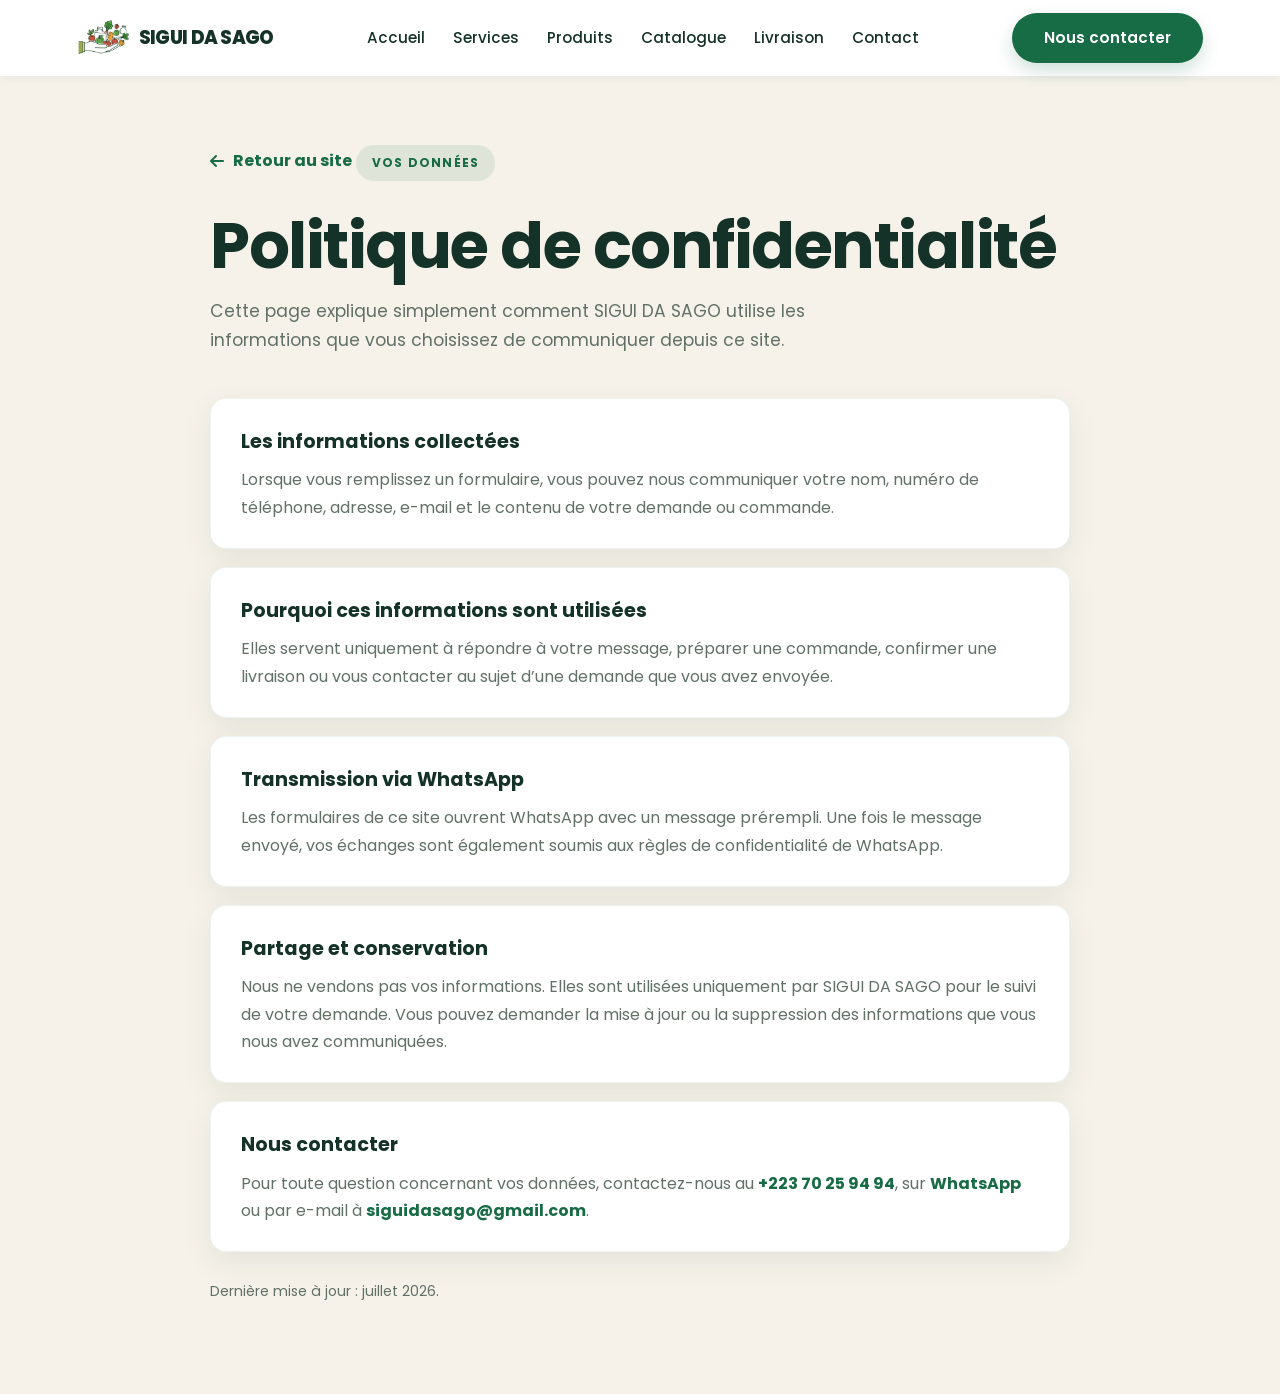
<file: confidentialite.html>
<!DOCTYPE html>
<html lang="fr">
<head>
    <meta charset="UTF-8">
    <meta name="viewport" content="width=device-width, initial-scale=1.0">
    <meta name="description" content="Politique de confidentialité de SIGUI DA SAGO.">
    <title>Confidentialité | SIGUI DA SAGO</title>

    <!-- Favicon -->
    <link rel="icon" type="image/webp" href="logo-mark.webp">
    <link rel="shortcut icon" type="image/webp" href="logo-mark.webp">
    <link rel="apple-touch-icon" href="logo-mark.webp">

    <!-- Open Graph / WhatsApp / Facebook -->
    <meta property="og:type" content="website">
    <meta property="og:site_name" content="SIGUI DA SAGO">
    <meta property="og:title" content="Confidentialité | SIGUI DA SAGO">
    <meta property="og:description" content="Politique de confidentialité de SIGUI DA SAGO - Protection de vos données personnelles.">
    <meta property="og:image" content="logo-sigui-da-sago.webp">

    <link rel="stylesheet" href="site.css">
    <link href="https://fonts.googleapis.com/css2?family=Poppins:wght@300;400;500;600;700&display=swap" rel="stylesheet">
    <link rel="stylesheet" href="https://cdnjs.cloudflare.com/ajax/libs/font-awesome/6.6.0/css/all.min.css">
</head>
<body class="legal-page">
    <header>
        <nav class="navbar">
            <a class="brand" href="index.html" aria-label="SIGUI DA SAGO - Accueil">
                <img src="logo-mark.webp" alt="Logo SIGUI DA SAGO">
                <span>SIGUI DA SAGO</span>
            </a>
            <ul class="nav-links">
                <li><a href="index.html#accueil">Accueil</a></li>
                <li><a href="index.html#services">Services</a></li>
                <li><a href="index.html#produits">Produits</a></li>
                <li><a href="catalogue.html">Catalogue</a></li>
                <li><a href="index.html#livraison">Livraison</a></li>
                <li><a href="index.html#contact">Contact</a></li>
            </ul>
            <a href="index.html#contact" class="btn header-order">Nous contacter</a>
            <button type="button" class="menu-btn" aria-label="Ouvrir le menu" aria-expanded="false"><i class="fas fa-bars" aria-hidden="true"></i></button>
        </nav>
    </header>
    <main class="legal-content">
        <a class="back-link" href="index.html"><i class="fas fa-arrow-left" aria-hidden="true"></i> Retour au site</a>
        <span class="eyebrow">Vos données</span>
        <h1>Politique de confidentialité</h1>
        <p class="legal-intro">Cette page explique simplement comment SIGUI DA SAGO utilise les informations que vous choisissez de communiquer depuis ce site.</p>

        <section>
            <h2>Les informations collectées</h2>
            <p>Lorsque vous remplissez un formulaire, vous pouvez nous communiquer votre nom, numéro de téléphone, adresse, e-mail et le contenu de votre demande ou commande.</p>
        </section>
        <section>
            <h2>Pourquoi ces informations sont utilisées</h2>
            <p>Elles servent uniquement à répondre à votre message, préparer une commande, confirmer une livraison ou vous contacter au sujet d’une demande que vous avez envoyée.</p>
        </section>
        <section>
            <h2>Transmission via WhatsApp</h2>
            <p>Les formulaires de ce site ouvrent WhatsApp avec un message prérempli. Une fois le message envoyé, vos échanges sont également soumis aux règles de confidentialité de WhatsApp.</p>
        </section>
        <section>
            <h2>Partage et conservation</h2>
            <p>Nous ne vendons pas vos informations. Elles sont utilisées uniquement par SIGUI DA SAGO pour le suivi de votre demande. Vous pouvez demander la mise à jour ou la suppression des informations que vous nous avez communiquées.</p>
        </section>
        <section>
            <h2>Nous contacter</h2>
            <p>Pour toute question concernant vos données, contactez-nous au <a href="tel:+22370259494">+223 70 25 94 94</a>, sur <a href="https://wa.me/22370259494" target="_blank" rel="noopener noreferrer">WhatsApp</a> ou par e-mail à <a href="mailto:siguidasago@gmail.com">siguidasago@gmail.com</a>.</p>
        </section>
        <p class="legal-date">Dernière mise à jour : juillet 2026.</p>
    </main>
    <script src="site.js" defer></script>
</body>
</html>
</file>
<file: site.css>
/* ===============================
   VARIABLES — THÈME ÉPICERIE
================================= */
:root{
    --primary:#176b45;
    --primary-dark:#0e4a30;
    --secondary:#f4f0e8;
    --accent:#e6a422;
    --white:#ffffff;
    --dark:#153228;
    --gray:#617168;
    --light-gray:#faf8f3;
    --shadow:0 10px 30px rgba(21,50,40,.08);
    --shadow-lg:0 18px 45px rgba(21,50,40,.14);
    --shadow-large:0 24px 60px rgba(21,50,40,.18);
    --radius:20px;
    --transition:.35s cubic-bezier(.4, 0, .2, 1);
    --max-width:1280px;
}

/* ===============================
   RESET
================================= */
*{
    margin:0;
    padding:0;
    box-sizing:border-box;
}

html{
    scroll-behavior:smooth;
}

body{
    font-family:'Poppins',sans-serif;
    background:#ffffff;
    color:var(--dark);
    line-height:1.7;
    overflow-x:hidden;
}

img{
    max-width:100%;
    display:block;
    height:auto;
}

a{
    text-decoration:none;
}

ul{
    list-style:none;
}

section{
    padding:100px 6%;
}

/* ===============================
   ANIMATIONS
================================= */
@keyframes fadeInUp{
    from{
        opacity:0;
        transform:translateY(30px);
    }
    to{
        opacity:1;
        transform:translateY(0);
    }
}

@keyframes fadeInDown{
    from{
        opacity:0;
        transform:translateY(-30px);
    }
    to{
        opacity:1;
        transform:translateY(0);
    }
}

@keyframes fadeInLeft{
    from{
        opacity:0;
        transform:translateX(-30px);
    }
    to{
        opacity:1;
        transform:translateX(0);
    }
}

@keyframes fadeInRight{
    from{
        opacity:0;
        transform:translateX(30px);
    }
    to{
        opacity:1;
        transform:translateX(0);
    }
}

@keyframes slideDown{
    from{
        opacity:0;
        transform:scaleY(0);
    }
    to{
        opacity:1;
        transform:scaleY(1);
    }
}

/* ===============================
   HEADER & NAVBAR
================================= */
header{
    position:fixed;
    width:100%;
    top:0;
    left:0;
    z-index:999;
    background:rgba(255,255,255,.98);
    backdrop-filter:blur(10px);
    box-shadow:0 2px 10px rgba(0,0,0,.05);
    transition:.3s ease;
}

header.sticky{
    box-shadow:0 8px 25px rgba(0,0,0,.1);
    padding:8px 0;
}

.navbar{
    max-width:var(--max-width);
    margin:0 auto;
    display:flex;
    justify-content:space-between;
    align-items:center;
    height:80px;
    padding:0 6%;
    animation:fadeInDown .6s ease;
}

.logo{
    font-size:1.6rem;
    font-weight:800;
    color:var(--primary);
    letter-spacing:-.8px;
    transition:.3s ease;
}

.logo:hover{
    transform:scale(1.05);
}

.brand{
    display:inline-flex;
    align-items:center;
    gap:10px;
    color:var(--dark);
    font-size:1.15rem;
    font-weight:800;
    letter-spacing:-.7px;
    line-height:1;
}

.brand img{
    width:52px;
    height:42px;
    object-fit:contain;
}

.nav-links{
    display:flex;
    gap:40px;
}

.nav-links a{
    color:var(--dark);
    font-weight:500;
    font-size:.95rem;
    transition:var(--transition);
    position:relative;
}

.nav-links a::after{
    content:'';
    position:absolute;
    bottom:-6px;
    left:0;
    width:0;
    height:2.5px;
    background:linear-gradient(90deg, var(--primary), var(--accent));
    border-radius:2px;
    transition:.4s cubic-bezier(.4, 0, .2, 1);
}

.nav-links a:hover{
    color:var(--primary);
}

.nav-links a:hover::after{
    width:100%;
}

.btn{
    background:linear-gradient(135deg, var(--primary), var(--primary-dark));
    color:white;
    padding:12px 32px;
    border-radius:50px;
    transition:var(--transition);
    display:inline-flex;
    align-items:center;
    border:none;
    cursor:pointer;
    font-weight:600;
    font-size:.95rem;
    box-shadow:0 4px 15px rgba(22,93,255,.25);
    position:relative;
    overflow:hidden;
}

.btn::before{
    content:'';
    position:absolute;
    top:0;
    left:-100%;
    width:100%;
    height:100%;
    background:rgba(255,255,255,.15);
    transition:.4s ease;
}

.btn:hover{
    transform:translateY(-2px);
    box-shadow:0 8px 25px rgba(22,93,255,.35);
}

.btn:hover::before{
    left:100%;
}

.btn-secondary{
    background:transparent;
    color:var(--primary);
    border:2px solid var(--primary);
    padding:10px 28px;
}

.btn-secondary:hover{
    background:var(--primary);
    color:white;
    transform:translateY(-2px);
}

.btn-small{
    padding:10px 22px;
    font-size:.85rem;
}

.menu-btn{
    display:none;
    font-size:28px;
    cursor:pointer;
    color:var(--dark);
}

/* ===============================
   HERO
================================= */
.hero{
    margin-top:80px;
    min-height:calc(100vh - 80px);
    display:grid;
    grid-template-columns:1fr 1fr;
    align-items:center;
    gap:80px;
    background:linear-gradient(135deg, rgba(22,93,255,.03) 0%, rgba(16,185,129,.02) 100%);
}

.hero-text{
    animation:fadeInLeft .8s ease .2s both;
}

.eyebrow{
    display:inline-block;
    background:rgba(22,93,255,.1);
    color:var(--primary);
    padding:8px 16px;
    border-radius:50px;
    font-size:.75rem;
    font-weight:700;
    letter-spacing:.1em;
    text-transform:uppercase;
    margin-bottom:24px;
    animation:fadeInUp .8s ease both;
}

.hero h1{
    font-size:4rem;
    line-height:1.15;
    margin-bottom:24px;
    font-weight:900;
    letter-spacing:-.8px;
    animation:fadeInUp .8s ease .1s both;
}

.hero h1 strong{
    color:var(--primary);
}

.hero p{
    color:var(--gray);
    font-size:1.1rem;
    margin-bottom:40px;
    line-height:1.9;
    animation:fadeInUp .8s ease .15s both;
}

.buttons{
    display:flex;
    gap:20px;
    margin-bottom:50px;
    animation:fadeInUp .8s ease .25s both;
}

.hero-stats{
    display:grid;
    grid-template-columns:repeat(3, 1fr);
    gap:24px;
    animation:fadeInUp .8s ease .3s both;
}

.hero-stats div{
    background:white;
    padding:28px 24px;
    border-radius:16px;
    box-shadow:var(--shadow);
    border:1px solid rgba(22,93,255,.1);
    transition:var(--transition);
    text-align:center;
}

.hero-stats div:hover{
    transform:translateY(-8px);
    box-shadow:var(--shadow-lg);
    border-color:var(--primary);
}

.hero-stats strong{
    display:block;
    font-size:2.4rem;
    color:var(--primary);
    margin-bottom:8px;
    font-weight:800;
}

.hero-stats span{
    color:var(--gray);
    font-size:.9rem;
    font-weight:500;
}

.hero-image{
    animation:fadeInRight .8s ease .3s both;
    position:relative;
}

.hero-image img{
    border-radius:20px;
    box-shadow:var(--shadow-large);
    width:100%;
    height:auto;
    transition:var(--transition);
}

.hero-image:hover img{
    transform:scale(1.02);
}

/* ===============================
   SERVICES
================================= */
.services{
    background:var(--light-gray);
}

.section-head{
    max-width:700px;
    margin:0 auto 60px;
    text-align:center;
    animation:fadeInUp .8s ease;
}

.section-head span{
    display:inline-block;
    background:rgba(22,93,255,.1);
    color:var(--primary);
    padding:8px 16px;
    border-radius:50px;
    font-size:.8rem;
    font-weight:700;
    letter-spacing:.12em;
    text-transform:uppercase;
    margin-bottom:16px;
}

.section-head h2{
    font-size:3rem;
    line-height:1.2;
    font-weight:900;
    letter-spacing:-.5px;
    margin:0;
}

.section-head.align-left{
    text-align:left;
}

.section-head.align-left span,
.section-head.align-left h2{
    text-align:left;
}

.cards{
    display:grid;
    grid-template-columns:repeat(auto-fit, minmax(270px, 1fr));
    gap:32px;
    animation:fadeInUp .8s ease;
}

.card{
    background:white;
    padding:40px 32px;
    border-radius:var(--radius);
    text-align:center;
    box-shadow:var(--shadow);
    border:1px solid rgba(0,0,0,.05);
    transition:var(--transition);
    position:relative;
    overflow:hidden;
}

.card::before{
    content:'';
    position:absolute;
    top:0;
    left:0;
    right:0;
    height:3px;
    background:linear-gradient(90deg, var(--primary), var(--accent));
    transform:scaleX(0);
    transform-origin:left;
    transition:.4s cubic-bezier(.4, 0, .2, 1);
}

.card:hover{
    transform:translateY(-12px);
    box-shadow:var(--shadow-lg);
}

.card:hover::before{
    transform:scaleX(1);
}

.card i{
    font-size:3rem;
    color:var(--primary);
    margin-bottom:20px;
    transition:var(--transition);
    display:inline-block;
}

.card:hover i{
    transform:scale(1.15) rotate(-5deg);
}

.card h3{
    font-size:1.3rem;
    margin-bottom:16px;
    font-weight:700;
}

.card p{
    color:var(--gray);
    line-height:1.7;
}

.delivery-link{
    display:inline-flex;
    align-items:center;
    gap:8px;
    margin-top:24px;
    color:var(--primary);
    font-weight:700;
    text-decoration:none;
    transition:var(--transition);
}

.delivery-link:hover{
    color:var(--accent);
    transform:translateX(4px);
}

/* ===============================
   LIVRAISON
================================= */
.delivery{
    background:white;
}

.delivery-layout{
    max-width:1100px;
    margin:0 auto;
    display:grid;
    grid-template-columns:1.1fr .9fr;
    gap:48px;
    align-items:start;
}

.delivery-steps{
    display:grid;
    gap:24px;
}

.delivery-step{
    display:flex;
    gap:18px;
    align-items:flex-start;
}

.delivery-step > span{
    width:42px;
    height:42px;
    flex:none;
    display:grid;
    place-items:center;
    border-radius:50%;
    background:linear-gradient(135deg, var(--primary), var(--primary-dark));
    color:white;
    font-weight:800;
}

.delivery-step h3{
    margin:0 0 4px;
    font-size:1.1rem;
}

.delivery-step p,
.delivery-form > p{
    margin:0;
    color:var(--gray);
}

.delivery-details{
    display:grid;
    gap:12px;
    margin-top:32px;
    padding-top:28px;
    border-top:1px solid rgba(0,0,0,.08);
}

.delivery-details p{
    display:flex;
    gap:14px;
    align-items:flex-start;
    margin:0;
    color:var(--gray);
}

.delivery-details i{
    color:var(--accent);
    margin-top:5px;
}

.delivery-details span{ display:grid; }
.delivery-details strong{ color:var(--dark); }

.delivery-form{
    display:grid;
    gap:10px;
    padding:32px;
    border-radius:var(--radius);
    background:var(--light-gray);
    box-shadow:var(--shadow);
}

.delivery-form h3{ margin:0; font-size:1.4rem; }
.delivery-form label{ margin-top:6px; font-size:.9rem; font-weight:600; }
.delivery-form label span{ color:var(--gray); font-weight:400; }

.delivery-form input,
.delivery-form textarea{
    width:100%;
    padding:13px 15px;
    border:1.5px solid rgba(0,0,0,.08);
    border-radius:10px;
    background:white;
    color:var(--dark);
    font:inherit;
}

.delivery-form input:focus,
.delivery-form textarea:focus{
    outline:none;
    border-color:var(--primary);
    box-shadow:0 0 0 3px rgba(22,93,255,.1);
}

.delivery-form textarea{ resize:vertical; }
.delivery-form .btn{ margin-top:12px; justify-content:center; }

/* ===============================
   STATS
================================= */
.stats{
    background:linear-gradient(135deg, var(--light-gray) 0%, white 100%);
    display:grid;
    grid-template-columns:repeat(3, 1fr);
    gap:32px;
    padding:80px 6%;
    animation:fadeInUp .8s ease;
}

.stat-card{
    background:white;
    border-radius:var(--radius);
    padding:40px 32px;
    text-align:center;
    box-shadow:var(--shadow);
    border:1px solid rgba(22,93,255,.1);
    transition:var(--transition);
    position:relative;
    overflow:hidden;
}

.stat-card::before{
    content:'';
    position:absolute;
    top:-50%;
    right:-50%;
    width:200%;
    height:200%;
    background:linear-gradient(135deg, rgba(22,93,255,.1), transparent);
    opacity:0;
    transition:.5s ease;
}

.stat-card:hover{
    transform:translateY(-8px);
    box-shadow:var(--shadow-lg);
}

.stat-card:hover::before{
    opacity:1;
}

.stat-card strong{
    font-size:3.5rem;
    color:var(--primary);
    display:block;
    margin-bottom:12px;
    font-weight:900;
}

.stat-card p{
    color:var(--gray);
    font-size:.95rem;
    font-weight:500;
}

/* ===============================
   PRODUCTS
================================= */
.products{
    background:white;
}

.product-grid{
    display:grid;
    grid-template-columns:repeat(auto-fit, minmax(250px, 1fr));
    gap:28px;
    animation:fadeInUp .8s ease;
}

.product-grid.larger{
    grid-template-columns:repeat(auto-fit, minmax(280px, 1fr));
}

.product{
    background:white;
    border-radius:var(--radius);
    overflow:hidden;
    box-shadow:var(--shadow);
    border:1px solid rgba(0,0,0,.05);
    transition:var(--transition);
    position:relative;
}

.product::after{
    content:'';
    position:absolute;
    top:0;
    left:0;
    right:0;
    bottom:0;
    background:linear-gradient(135deg, rgba(22,93,255,.05), transparent);
    opacity:0;
    transition:.4s ease;
    pointer-events:none;
}

.product:hover{
    transform:translateY(-10px);
    box-shadow:var(--shadow-lg);
}

.product:hover::after{
    opacity:1;
}

.product img{
    width:100%;
    height:240px;
    object-fit:cover;
    transition:var(--transition);
    display:block;
}

.product:hover img{
    transform:scale(1.08);
}

.product h3{
    font-size:1.1rem;
    font-weight:700;
    margin:20px 18px 12px;
    color:var(--dark);
}

.product p{
    color:var(--gray);
    font-size:.9rem;
    line-height:1.6;
    padding:0 18px 20px;
}

/* ===============================
   GALLERY
================================= */
.gallery{
    background:linear-gradient(135deg, rgba(22,93,255,.05) 0%, var(--light-gray) 100%);
}

.gallery-grid{
    display:grid;
    grid-template-columns:repeat(auto-fit, minmax(280px, 1fr));
    gap:24px;
    animation:fadeInUp .8s ease;
}

.gallery-item{
    border-radius:var(--radius);
    overflow:hidden;
    box-shadow:var(--shadow);
    cursor:pointer;
    height:300px;
    transition:var(--transition);
    position:relative;
    border:1px solid rgba(0,0,0,.05);
}

.gallery-item::overlay{
    position:absolute;
    top:0;
    left:0;
    right:0;
    bottom:0;
    background:rgba(22,93,255,.1);
    opacity:0;
    transition:.4s ease;
}

.gallery-item:hover{
    transform:scale(1.05);
    box-shadow:var(--shadow-lg);
}

.gallery-item img{
    width:100%;
    height:100%;
    object-fit:cover;
    transition:var(--transition);
}

.gallery-item:hover img{
    filter:brightness(1.1);
}

/* ===============================
   TESTIMONIALS
================================= */
.testimonials{
    background:white;
}

.testimonial-grid{
    display:grid;
    grid-template-columns:repeat(auto-fit, minmax(280px, 1fr));
    gap:32px;
    animation:fadeInUp .8s ease;
}

.testimonial-card{
    background:var(--light-gray);
    padding:35px;
    border-radius:var(--radius);
    box-shadow:var(--shadow);
    border:1px solid rgba(0,0,0,.05);
    transition:var(--transition);
    border-left:4px solid var(--primary);
    position:relative;
}

.testimonial-card::before{
    content:'\201C';
    position:absolute;
    top:-15px;
    right:20px;
    font-size:80px;
    color:var(--primary);
    opacity:.1;
    font-weight:900;
}

.testimonial-card:hover{
    transform:translateY(-8px);
    box-shadow:var(--shadow-lg);
    background:white;
}

.testimonial-card p{
    color:var(--dark);
    line-height:1.8;
    margin-bottom:20px;
    font-style:italic;
    font-size:.95rem;
    position:relative;
    z-index:1;
}

.testimonial-card span{
    display:block;
    font-weight:700;
    color:var(--primary);
    font-size:.9rem;
}

/* ===============================
   HORAIRES
================================= */
.hours{
    background:white;
}

.hours-grid{
    display:grid;
    grid-template-columns:repeat(auto-fit, minmax(280px, 1fr));
    gap:28px;
    animation:fadeInUp .8s ease;
}

.hour-card{
    background:white;
    padding:40px;
    border-radius:var(--radius);
    box-shadow:var(--shadow);
    border:2px solid rgba(22,93,255,.1);
    transition:var(--transition);
    text-align:center;
    position:relative;
    overflow:hidden;
}

.hour-card::before{
    content:'';
    position:absolute;
    top:0;
    left:0;
    right:0;
    height:4px;
    background:linear-gradient(90deg, var(--primary), var(--accent));
    transform:scaleX(0);
    transform-origin:left;
    transition:.4s ease;
}

.hour-card:hover{
    transform:translateY(-8px);
    box-shadow:var(--shadow-lg);
    border-color:var(--primary);
}

.hour-card:hover::before{
    transform:scaleX(1);
}

.hour-card h3{
    font-size:1.2rem;
    margin-bottom:16px;
    color:var(--dark);
    font-weight:700;
    display:flex;
    align-items:center;
    justify-content:center;
    gap:12px;
}

.hour-card h3 i{
    color:var(--primary);
    font-size:1.4rem;
}

.hour-card .time{
    font-size:1.8rem;
    font-weight:900;
    color:var(--primary);
    margin-bottom:8px;
}

.hour-card .desc{
    color:var(--gray);
    font-size:.9rem;
    font-weight:500;
}

.hour-card.special{
    background:linear-gradient(135deg, rgba(16,185,129,.05), transparent);
    border-color:var(--accent);
}

/* ===============================
   ABOUT
================================= */
.about{
    background:var(--light-gray);
}

.about-container{
    display:grid;
    grid-template-columns:1fr 1fr;
    gap:60px;
    align-items:center;
    max-width:var(--max-width);
    margin:0 auto;
}

.about-content{
    animation:fadeInLeft .8s ease;
}

.about-content p{
    font-size:1.05rem;
    line-height:1.8;
    color:var(--gray);
    margin-bottom:24px;
}

.about-features{
    display:grid;
    grid-template-columns:1fr 1fr;
    gap:20px;
    margin-top:30px;
}

.feature{
    display:flex;
    gap:15px;
    align-items:flex-start;
}

.feature i{
    color:var(--accent);
    font-size:1.4rem;
    margin-top:2px;
    flex-shrink:0;
}

.feature p{
    margin:0;
    font-size:.95rem;
    color:var(--dark);
    font-weight:500;
}

.about-image{
    animation:fadeInRight .8s ease;
}

.image-box{
    border-radius:20px;
    overflow:hidden;
    box-shadow:var(--shadow-large);
    position:relative;
}

.image-box img{
    display:block;
    width:100%;
    height:auto;
    border-radius:20px;
}

/* ===============================
   CONTACT
================================= */
.contact{
    background:white;
}

.contact-wrapper{
    display:grid;
    grid-template-columns:1.3fr 1.2fr;
    gap:60px;
    align-items:start;
    animation:fadeInUp .8s ease;
}

.contact-form-section h3{
    font-size:1.5rem;
    margin-bottom:28px;
    color:var(--dark);
    font-weight:700;
}

.contact-form{
    display:flex;
    flex-direction:column;
    gap:20px;
}

.form-group{
    display:flex;
    flex-direction:column;
}

.form-row{
    display:grid;
    grid-template-columns:1fr 1fr;
    gap:20px;
}

.contact-form input,
.contact-form textarea{
    padding:14px 18px;
    border:1.5px solid rgba(0,0,0,.08);
    border-radius:10px;
    font-family:inherit;
    font-size:.95rem;
    transition:var(--transition);
    background:var(--light-gray);
    color:var(--dark);
}

.contact-form input::placeholder,
.contact-form textarea::placeholder{
    color:rgba(0,0,0,.4);
}

.contact-form input:focus,
.contact-form textarea:focus{
    outline:none;
    border-color:var(--primary);
    background:white;
    box-shadow:0 0 0 3px rgba(22,93,255,.1);
}

.contact-form textarea{
    resize:vertical;
    min-height:140px;
}

.contact-form button{
    padding:16px 32px;
    font-size:1rem;
    font-weight:600;
    margin-top:10px;
    display:flex;
    align-items:center;
    justify-content:center;
    gap:10px;
}

.contact-info-section{
    display:grid;
    grid-template-columns:1fr 1fr;
    gap:20px;
}

.info-card{
    background:var(--light-gray);
    padding:24px;
    border-radius:14px;
    text-align:center;
    border:1px solid rgba(0,0,0,.05);
    transition:var(--transition);
}

.info-card:hover{
    transform:translateY(-4px);
    box-shadow:var(--shadow);
    border-color:var(--primary);
}

.info-icon{
    width:50px;
    height:50px;
    margin:0 auto 16px;
    background:linear-gradient(135deg, var(--primary), var(--primary-dark));
    border-radius:50%;
    display:flex;
    align-items:center;
    justify-content:center;
    color:white;
    font-size:24px;
}

.info-card h4{
    font-size:1.1rem;
    margin-bottom:10px;
    color:var(--dark);
    font-weight:700;
}

.info-card p{
    color:var(--gray);
    font-size:.95rem;
    line-height:1.6;
}

.info-card a{
    color:var(--primary);
    text-decoration:none;
    transition:var(--transition);
}

.info-card a:hover{
    text-decoration:underline;
}

.map-container{
    grid-column:1 / -1;
    margin-top:10px;
}

.map-container iframe{
    width:100%;
    height:300px;
    border:none;
    border-radius:14px;
    box-shadow:var(--shadow);
}

/* ===============================
   FOOTER
================================= */
footer{
    background:linear-gradient(135deg, var(--dark) 0%, #0d1122 100%);
    color:white;
    padding:70px 6% 40px;
}

.footer-wrapper{
    max-width:var(--max-width);
    margin:0 auto;
    display:grid;
    grid-template-columns:repeat(auto-fit, minmax(240px, 1fr));
    gap:40px;
    margin-bottom:40px;
    animation:fadeInUp .8s ease;
}

.footer-section{
    animation:fadeInUp .8s ease;
}

.footer-brand p,
.footer-contact p,
.footer-newsletter p,
.footer-links li{
    color:rgba(255,255,255,.78);
}

.footer-section h3{
    font-size:1.4rem;
    margin-bottom:18px;
    color:white;
    font-weight:800;
}

.footer-section h4{
    font-size:.95rem;
    margin-bottom:18px;
    color:#bfc7e1;
    text-transform:uppercase;
    letter-spacing:.12em;
    font-weight:700;
}

.footer-links ul{
    list-style:none;
    padding:0;
    margin:0;
    display:grid;
    gap:10px;
}

.footer-links a{
    color:rgba(255,255,255,.75);
    transition:var(--transition);
    display:inline-block;
}

.footer-links a:hover{
    color:var(--primary);
}

.footer-contact p{
    display:flex;
    align-items:center;
    gap:12px;
    margin-bottom:14px;
}

.footer-contact p i,
.footer-links li i{
    width:24px;
    text-align:center;
    color:var(--primary);
}

.footer-hours{
    margin-top:20px;
    padding-top:18px;
    border-top:1px solid rgba(255,255,255,.12);
}

.footer-hours span{
    display:inline-block;
    margin-bottom:10px;
    font-weight:700;
    color:#d3d9f1;
}

.footer-hours p{
    margin:0;
    line-height:1.8;
}

.footer-newsletter .newsletter-form{
    display:flex;
    flex-wrap:wrap;
    gap:12px;
    margin-top:16px;
}

.footer-newsletter input{
    flex:1 1 180px;
    min-width:0;
    padding:14px 18px;
    border-radius:999px;
    border:1px solid rgba(255,255,255,.15);
    background:rgba(255,255,255,.08);
    color:white;
    outline:none;
}

.footer-newsletter input::placeholder{
    color:rgba(255,255,255,.55);
}

.footer-newsletter button{
    padding:14px 22px;
    border-radius:999px;
}

.footer-actions{
    display:flex;
    flex-wrap:wrap;
    gap:12px;
    margin-top:20px;
}

.footer-bottom{
    border-top:1px solid rgba(255,255,255,.1);
    padding-top:28px;
    text-align:center;
    max-width:var(--max-width);
    margin:0 auto;
    display:flex;
    justify-content:space-between;
    align-items:center;
    gap:20px;
}

.footer-copy,
.footer-credit{
    color:rgba(255,255,255,.6);
    font-size:.85rem;
    font-weight:500;
    margin:0;
}

.footer-credit{
    margin-top:0;
}

@media(max-width:900px){
    .footer-bottom{
        flex-direction:column;
        text-align:center;
    }
}


/* ===============================
   WHATSAPP BUTTON
================================= */
.whatsapp{
    position:fixed;
    right:25px;
    bottom:25px;
    width:60px;
    height:60px;
    border-radius:50%;
    background:#25D366;
    display:flex;
    justify-content:center;
    align-items:center;
    color:white;
    font-size:28px;
    box-shadow:var(--shadow-lg);
    z-index:1000;
    transition:var(--transition);
    border:none;
}

.whatsapp:hover{
    transform:scale(1.15) rotate(10deg);
    box-shadow:0 12px 35px rgba(37,211,102,.3);
}

/* ===============================
   UTILITIES
================================= */
.hidden{
    opacity:0;
    transform:translateY(30px);
    transition:var(--transition);
}

.show{
    opacity:1;
    transform:translateY(0);
}

.top-btn{
    position:fixed;
    right:30px;
    bottom:100px;
    width:50px;
    height:50px;
    border:none;
    border-radius:50%;
    background:var(--primary);
    color:white;
    cursor:pointer;
    font-size:18px;
    opacity:0;
    pointer-events:none;
    transition:var(--transition);
    z-index:999;
    box-shadow:var(--shadow-lg);
}

.top-btn.visible{
    opacity:1;
    pointer-events:auto;
}

.top-btn:hover{
    transform:translateY(-5px);
    box-shadow:var(--shadow-large);
}

/* ===============================
   MOBILE MENU
================================= */
.nav-links.active{
    display:flex;
    flex-direction:column;
    position:absolute;
    top:80px;
    left:0;
    width:100%;
    background:white;
    padding:20px;
    box-shadow:0 10px 30px rgba(0,0,0,.15);
    gap:0;
    animation:slideDown .3s ease;
}


/* ===============================
   RESPONSIVE
================================= */
@media (max-width:900px){
    section{
        padding:70px 6%;
    }

    .navbar{
        height:70px;
        padding:0 6%;
    }

    .hero{
        grid-template-columns:1fr;
        gap:50px;
        margin-top:70px;
        min-height:auto;
    }

    .hero h1{
        font-size:2.8rem;
    }

    .hero p{
        font-size:1rem;
    }

    .buttons{
        flex-direction:column;
        gap:12px;
    }

    .nav-links{
        display:none;
    }

    .menu-btn{
        display:block;
    }

    .hero-stats{
        grid-template-columns:1fr;
    }

    .stats,
    .cards,
    .delivery-layout,
    .product-grid,
    .testimonial-grid,
    .contact-wrapper,
    .about-container,
    .hours-grid,
    .footer-wrapper,
    .gallery-grid{
        grid-template-columns:1fr;
    }

    .section-head h2{
        font-size:2rem;
    }

    .about-features{
        grid-template-columns:1fr;
    }

    .footer-wrapper{
        text-align:center;
    }
}

.footer-logo{
    display:block;
    width:225px;
    margin:0 0 18px;
    padding:6px;
    border-radius:12px;
    background:white;
}

.footer-logo img{
    width:100%;
    height:auto;
}

@media (max-width:600px){
    .delivery-form{
        padding:24px 20px;
    }
}

/* ===============================
   BOUTON RETOUR EN HAUT
================================= */
.top-btn{
    position:fixed;
    bottom:-60px;
    right:30px;
    width:50px;
    height:50px;
    background:linear-gradient(135deg, var(--primary), var(--primary-dark));
    color:var(--white);
    border:none;
    border-radius:50%;
    cursor:pointer;
    font-size:20px;
    display:flex;
    align-items:center;
    justify-content:center;
    transition:all var(--transition);
    box-shadow:var(--shadow-lg);
    z-index:999;
}

.top-btn:hover{
    transform:translateY(-5px);
    box-shadow:var(--shadow-large);
}

.top-btn.visible{
    bottom:30px;
}

@media(max-width:600px){
    .top-btn{
        width:45px;
        height:45px;
        right:15px;
        bottom:-45px;
    }
    
    .top-btn.visible{
        bottom:15px;
    }
}

/* ===============================
   ANIMATION CLASSES
================================= */

.hidden{
    opacity:0;
    transform:translateY(30px);
}

.show{
    animation:fadeInUp .8s ease forwards;
}

.card.show{
    animation:fadeInUp .8s ease forwards;
}

.product.show{
    animation:fadeInLeft .8s ease .1s forwards;
}

.stat-card.show{
    animation:fadeInUp .8s ease .2s forwards;
}

.testimonial-card.show{
    animation:fadeInUp .8s ease .3s forwards;
}

.hour-card.show{
    animation:fadeInUp .8s ease .4s forwards;
}

.contact-box.show{
    animation:fadeInLeft .8s ease forwards;
}

.section-head.show{
    animation:fadeInUp .8s ease forwards;
}

/* ===============================
   ACTIVE NAV LINK
================================= */
.nav-links a.active{
    color:var(--primary);
    border-bottom:2px solid var(--primary);
    padding-bottom:5px;
}

/* ===============================
   IMAGE LOADED
================================= */
img.loaded{
    animation:fadeInUp .6s ease;
}

.social-links a {
    width: 42px;
    height: 42px;
    display: inline-flex;
    align-items: center;
    justify-content: center;
    border-radius: 50%;
    margin-right: 8px;
    background: #ffffff;
    color: #1b7f3a;
    font-size: 20px;
    transition: 0.3s;
}

.social-links a:hover {
    transform: translateY(-5px);
    background: #1b7f3a;
    color: white;
}

/* ===============================
   DIRECTION ARTISTIQUE — ÉPICERIE MODERNE
================================= */
:root{
    --primary:#176b45;
    --primary-dark:#0e4a30;
    --secondary:#f4f0e8;
    --accent:#e6a422;
    --dark:#153228;
    --gray:#617168;
    --light-gray:#faf8f3;
    --shadow:0 10px 30px rgba(21,50,40,.08);
    --shadow-lg:0 18px 45px rgba(21,50,40,.14);
    --shadow-large:0 24px 60px rgba(21,50,40,.18);
    --radius:20px;
}

body{ background:#fffdf9; }
section{ padding:110px 6%; }
.navbar{ height:76px; }
.logo{ color:var(--dark); letter-spacing:-1px; }
.nav-links{ gap:28px; }
.btn{ background:var(--primary); box-shadow:0 8px 18px rgba(23,107,69,.2); gap:9px; }
.btn:hover{ box-shadow:0 12px 24px rgba(23,107,69,.28); }
.btn-secondary{ color:var(--primary); border-color:var(--primary); }

.hero{
    margin-top:76px;
    min-height:calc(100vh - 76px);
    gap:64px;
    background:radial-gradient(circle at 82% 20%, rgba(230,164,34,.16), transparent 28%), linear-gradient(135deg, #f8f4ea 0%, #fffdf9 62%);
}

.eyebrow{ background:rgba(23,107,69,.1); }
.eyebrow i{ margin-right:6px; }
.hero h1{ font-size:4.2rem; letter-spacing:-1.8px; }
.hero h1 em{ color:var(--primary); font-style:normal; }
.hero p{ font-size:1.05rem; }
.buttons{ margin-bottom:22px; }
.hero-note{
    display:flex;
    align-items:center;
    gap:9px;
    margin:0 0 38px !important;
    color:var(--dark) !important;
    font-size:.9rem !important;
    font-weight:600;
}
.hero-note i{ color:var(--accent); }
.hero-stats div{ background:rgba(255,255,255,.72); padding:21px 16px; border-radius:14px; border-color:rgba(23,107,69,.1); }
.hero-stats strong{ font-size:2rem; }
.hero-image img{ height:590px; object-fit:cover; border-radius:28px; }
.hero-image::before{
    content:'';
    position:absolute;
    width:160px;
    height:160px;
    border-radius:50%;
    background:var(--accent);
    opacity:.25;
    top:-24px;
    right:-30px;
    z-index:-1;
}
.hero-image-label{
    position:absolute;
    left:-26px;
    bottom:32px;
    display:flex;
    align-items:center;
    gap:12px;
    padding:15px 19px;
    border-radius:14px;
    background:var(--dark);
    color:white;
    box-shadow:var(--shadow-lg);
    line-height:1.35;
    font-size:.86rem;
}
.hero-image-label i{ color:var(--accent); font-size:1.35rem; }

.section-head span{ background:rgba(23,107,69,.1); }
.section-head h2{ color:var(--dark); }
.services{ background:#f4f0e8; }
.card{ border:1px solid rgba(23,107,69,.08); }
.card::before{ background:linear-gradient(90deg, var(--primary), var(--accent)); }
.card:hover{ transform:translateY(-9px); }

.products{ background:#fffdf9; }
.product{
    position:relative;
    overflow:hidden;
    border-radius:var(--radius);
    background:white;
    box-shadow:var(--shadow);
    border:1px solid rgba(23,107,69,.08);
}
.product img{ height:250px; width:100%; object-fit:cover; }
.product-label{
    display:inline-block;
    margin:22px 24px 3px;
    padding:5px 10px;
    border-radius:50px;
    background:#f7ecd1;
    color:#8a5c00;
    font-size:.72rem;
    font-weight:700;
    text-transform:uppercase;
    letter-spacing:.05em;
}
.product h3,.product p{ margin-left:24px; margin-right:24px; }
.product a{
    display:inline-flex;
    align-items:center;
    gap:8px;
    margin:12px 24px 25px;
    color:var(--primary);
    font-weight:700;
    font-size:.9rem;
}
.product a:hover{ color:var(--primary-dark); }
.gallery{ background:var(--dark); }
.gallery .section-head h2{ color:white; }
.gallery .section-head span{ background:rgba(230,164,34,.18); color:#f8c65c; }
.gallery-item{ border-radius:18px; overflow:hidden; }
.gallery-item img{ transition:transform .5s ease; }
.gallery-item:hover img{ transform:scale(1.06); }
.hours{ background:#f4f0e8; }
.delivery{ background:linear-gradient(135deg, #fffdf9 0%, #f5f0e4 100%); }
.delivery-form{ background:white; border:1px solid rgba(23,107,69,.08); }

@media (max-width:900px){
    section{ padding:78px 6%; }
    .hero{ margin-top:70px; }
    .hero h1{ font-size:3.1rem; }
    .hero-image img{ height:450px; }
    .hero-image-label{ left:18px; bottom:18px; }
}

@media (max-width:600px){
    section{ padding:64px 5%; }
    .hero h1{ font-size:2.35rem; letter-spacing:-1px; }
    .hero-image img{ height:360px; }
    .hero-image-label{ font-size:.78rem; padding:12px 14px; }
    .hero-stats{ grid-template-columns:repeat(3,1fr); gap:10px; }
    .hero-stats div{ padding:16px 8px; }
    .hero-stats strong{ font-size:1.55rem; }
    .hero-stats span{ font-size:.72rem; }
    .product img{ height:220px; }
}

/* ===============================
   CONFIANCE : MODALITÉS, FAQ ET CONFIDENTIALITÉ
================================= */
.terms{ background:#f4f0e8; }
.terms-grid{
    max-width:1100px;
    margin:0 auto;
    display:grid;
    grid-template-columns:repeat(4,1fr);
    gap:20px;
}
.term-card{
    padding:28px 24px;
    background:white;
    border:1px solid rgba(23,107,69,.08);
    border-radius:var(--radius);
    box-shadow:var(--shadow);
}
.term-card i{ color:var(--accent); font-size:1.45rem; }
.term-card h3{ margin:16px 0 8px; font-size:1.05rem; }
.term-card p{ margin:0; color:var(--gray); font-size:.9rem; line-height:1.65; }
.terms-note{
    max-width:1100px;
    margin:28px auto 0;
    padding:15px 18px;
    border-radius:12px;
    background:rgba(23,107,69,.08);
    color:var(--dark);
    font-size:.92rem;
}
.terms-note i{ color:var(--primary); margin-right:8px; }

.faq{ background:#fffdf9; }
.faq-list{ max-width:860px; margin:0 auto; display:grid; gap:14px; }
.faq details{
    padding:0 24px;
    border:1px solid rgba(23,107,69,.12);
    border-radius:14px;
    background:white;
    transition:var(--transition);
}
.faq details[open]{ border-color:rgba(23,107,69,.3); box-shadow:var(--shadow); }
.faq summary{
    display:flex;
    align-items:center;
    justify-content:space-between;
    gap:20px;
    padding:20px 0;
    cursor:pointer;
    list-style:none;
    color:var(--dark);
    font-weight:700;
}
.faq summary::-webkit-details-marker{ display:none; }
.faq summary i{ color:var(--primary); transition:transform .25s ease; }
.faq details[open] summary i{ transform:rotate(45deg); }
.faq details p{ margin:0 0 20px; color:var(--gray); }

.legal-page{ background:#f6f2e9; }
.legal-content{
    width:min(860px, 88%);
    margin:0 auto;
    padding:145px 0 90px;
}
.legal-content .back-link{
    display:inline-flex;
    align-items:center;
    gap:9px;
    margin-bottom:36px;
    color:var(--primary);
    font-weight:700;
}
.legal-content h1{ margin:0 0 16px; color:var(--dark); font-size:clamp(2.3rem, 6vw, 4rem); line-height:1.1; letter-spacing:-1.5px; }
.legal-intro{ max-width:690px; margin:0 0 42px; color:var(--gray); font-size:1.08rem; }
.legal-content section{
    margin-bottom:18px;
    padding:27px 30px;
    background:white;
    border-radius:16px;
    border:1px solid rgba(23,107,69,.08);
    box-shadow:var(--shadow);
}
.legal-content h2{ margin:0 0 8px; color:var(--dark); font-size:1.2rem; }
.legal-content section p{ margin:0; color:var(--gray); }
.legal-content section a{ color:var(--primary); font-weight:700; }
.legal-date{ margin-top:28px; color:var(--gray); font-size:.88rem; }
.footer-credit a{ color:rgba(255,255,255,.8); text-decoration:underline; }

@media (max-width:900px){
    .terms-grid{ grid-template-columns:repeat(2,1fr); }
}

@media (max-width:600px){
    .terms-grid{ grid-template-columns:1fr; }
    .term-card{ padding:24px 20px; }
    .faq details{ padding:0 18px; }
    .faq summary{ font-size:.93rem; }
    .legal-content{ padding-top:120px; }
    .legal-content section{ padding:22px 20px; }
}

/* ===============================
   AJUSTEMENTS MOBILE
================================= */
@media (max-width:900px){
    header.sticky{ padding:0; }

    .navbar{
        height:70px;
        padding:0 5%;
        gap:12px;
    }

    .brand{
        max-width:calc(100% - 50px);
        font-size:1.05rem;
    }

    .brand span{
        white-space:nowrap;
        overflow:hidden;
        text-overflow:ellipsis;
    }

    .header-order{ display:none !important; }

    .nav-links.active{
        top:70px;
        padding:16px 6%;
        gap:4px;
        border-bottom:2px solid rgba(23,107,69,.1);
    }

    .nav-links.active a{
        display:block;
        padding:12px 0;
        font-size:1.05rem;
        font-weight:600;
    }

    .contact-wrapper{
        grid-template-columns:1fr !important;
        gap:40px;
    }

    .form-row{
        grid-template-columns:1fr;
        gap:16px;
    }
}

@media (max-width:768px){
    .contact-info-section{
        grid-template-columns:1fr;
        gap:16px;
    }
}

@media (max-width:600px){
    .brand{ gap:6px; font-size:0.95rem; }
    .brand img{ width:40px; height:34px; }
    .navbar{ padding:0 4%; }

    .form-row,
    .contact-info-section{
        grid-template-columns:1fr !important;
    }

    .footer-logo{ margin-left:auto; margin-right:auto; }
}

/* ===============================
   PAGE CATALOGUE PRODUITS
================================= */
.catalog-page{ background:#fdfbf7; }
.catalog-page .catalog-card-price-row,
.catalog-page .modal-price{ display:none; }

.catalog-hero{
    margin-top:76px;
    padding:70px 6% 40px;
    background:radial-gradient(circle at 80% 20%, rgba(230,164,34,.14), transparent 35%), linear-gradient(135deg, #f8f4ea 0%, #fffdf9 100%);
    text-align:center;
}

.catalog-hero h1{
    font-size:3.2rem;
    color:var(--dark);
    margin-bottom:12px;
    font-weight:800;
    letter-spacing:-1px;
}

.catalog-hero p{
    color:var(--gray);
    max-width:650px;
    margin:0 auto 30px;
    font-size:1.05rem;
}

.search-container{
    max-width:550px;
    margin:0 auto 30px;
    position:relative;
}

.search-container input{
    width:100%;
    padding:16px 20px 16px 50px;
    border-radius:50px;
    border:2px solid rgba(23,107,69,.15);
    background:white;
    font-size:1rem;
    color:var(--dark);
    outline:none;
    box-shadow:var(--shadow);
    transition:var(--transition);
}

.search-container input:focus{
    border-color:var(--primary);
    box-shadow:0 0 0 4px rgba(23,107,69,.12);
}

.search-container i{
    position:absolute;
    left:20px;
    top:50%;
    transform:translateY(-50%);
    color:var(--primary);
    font-size:1.1rem;
}

.category-filters{
    display:flex;
    flex-wrap:wrap;
    justify-content:center;
    gap:10px;
    max-width:950px;
    margin:0 auto;
}

.filter-btn{
    padding:10px 22px;
    border-radius:50px;
    border:1px solid rgba(23,107,69,.15);
    background:white;
    color:var(--dark);
    font-weight:600;
    font-size:.9rem;
    cursor:pointer;
    transition:var(--transition);
    display:inline-flex;
    align-items:center;
    gap:8px;
}

.filter-btn:hover,
.filter-btn.active{
    background:var(--primary);
    color:white;
    border-color:var(--primary);
    box-shadow:0 6px 16px rgba(23,107,69,.25);
}

.catalog-section{
    padding:60px 6% 100px;
}

.catalog-grid{
    display:grid;
    grid-template-columns:repeat(auto-fill, minmax(270px, 1fr));
    gap:30px;
}

.catalog-card{
    background:white;
    border-radius:var(--radius);
    overflow:hidden;
    box-shadow:var(--shadow);
    border:1px solid rgba(23,107,69,.08);
    transition:var(--transition);
    display:flex;
    flex-direction:column;
}

.catalog-card:hover{
    transform:translateY(-8px);
    box-shadow:var(--shadow-lg);
}

.catalog-card-img{
    position:relative;
    height:230px;
    overflow:hidden;
    background:#f4f0e8;
}

.catalog-card-img img{
    width:100%;
    height:100%;
    object-fit:cover;
    transition:var(--transition);
}

.catalog-card:hover .catalog-card-img img{
    transform:scale(1.06);
}

.catalog-card-badge{
    position:absolute;
    top:14px;
    left:14px;
    background:rgba(21,50,40,.85);
    backdrop-filter:blur(6px);
    color:white;
    font-size:.72rem;
    font-weight:700;
    padding:5px 12px;
    border-radius:50px;
    text-transform:uppercase;
    letter-spacing:.05em;
}

.catalog-card-body{
    padding:22px;
    display:flex;
    flex-direction:column;
    flex-grow:1;
}

.catalog-card-body h3{
    font-size:1.15rem;
    color:var(--dark);
    margin-bottom:8px;
    font-weight:700;
}

.catalog-card-body p{
    color:var(--gray);
    font-size:.9rem;
    line-height:1.6;
    margin-bottom:20px;
    flex-grow:1;
}

.catalog-price-on-request{
    color:var(--primary);
    font-weight:700;
    font-size:.92rem;
    margin:0 0 16px;
}

.catalog-card-btn{
    width:100%;
    padding:12px 18px;
    border-radius:12px;
    background:var(--primary);
    color:white;
    font-weight:600;
    font-size:.92rem;
    display:inline-flex;
    align-items:center;
    justify-content:center;
    gap:8px;
    text-decoration:none;
    transition:var(--transition);
    border:none;
    cursor:pointer;
}

.catalog-card-btn:hover{
    background:var(--primary-dark);
    box-shadow:0 6px 18px rgba(23,107,69,.25);
}

.no-results{
    grid-column:1 / -1;
    text-align:center;
    padding:60px 20px;
    background:white;
    border-radius:var(--radius);
    border:1px dashed rgba(23,107,69,.2);
}

.no-results i{
    font-size:3rem;
    color:var(--gray);
    margin-bottom:16px;
}

.no-results h3{
    font-size:1.3rem;
    color:var(--dark);
    margin-bottom:8px;
}

.no-results p{
    color:var(--gray);
}

@media (max-width:768px){
    .catalog-hero{ margin-top:70px; padding:50px 5% 30px; }
    .catalog-hero h1{ font-size:2.2rem; }
    .catalog-grid{ grid-template-columns:repeat(auto-fill, minmax(240px, 1fr)); gap:20px; }
    .filter-btn{ padding:8px 16px; font-size:.82rem; }
}

/* ==========================================================================
   REFONTE COMPLÈTE : TOP BAR, PANIER WHATSAPP, MODAL, MOBILE BAR, PAIEMENTS
   ========================================================================== */

/* --- BANDEAU D'ANNONCES SUPÉRIEUR (TOP BAR) --- */
.top-bar{
    background:#0b2e1e;
    color:rgba(255,255,255,.92);
    font-size:.82rem;
    padding:8px 6%;
    border-bottom:1px solid rgba(255,255,255,.08);
    position:relative;
    z-index:1001;
}

.top-bar-inner{
    max-width:var(--max-width);
    margin:0 auto;
    display:flex;
    justify-content:space-between;
    align-items:center;
    gap:16px;
    flex-wrap:wrap;
}

.store-status-badge{
    display:inline-flex;
    align-items:center;
    gap:7px;
    padding:4px 11px;
    border-radius:20px;
    font-weight:600;
    font-size:.78rem;
    letter-spacing:.02em;
    background:rgba(255,255,255,.1);
    transition:var(--transition);
}

.store-status-badge i{
    font-size:.6rem;
}

.store-status-badge.open{
    background:rgba(34,197,94,.18);
    color:#4ade80;
    border:1px solid rgba(74,222,128,.3);
}

.store-status-badge.open i{
    color:#4ade80;
    animation:pulseDot 1.8s infinite;
}

.store-status-badge.closed{
    background:rgba(239,68,68,.18);
    color:#fca5a5;
    border:1px solid rgba(239,68,68,.3);
}

.store-status-badge.closed i{
    color:#f87171;
}

@keyframes pulseDot{
    0%, 100%{ opacity:1; transform:scale(1); }
    50%{ opacity:.4; transform:scale(.85); }
}

.top-bar-promo{
    display:inline-flex;
    align-items:center;
    gap:8px;
    color:#f4f0e8;
    font-weight:500;
}

.top-bar-promo i{
    color:var(--accent);
}

.top-bar-contact{
    display:inline-flex;
    align-items:center;
    gap:16px;
}

.top-bar-contact a{
    color:white;
    font-weight:600;
    display:inline-flex;
    align-items:center;
    gap:6px;
    transition:var(--transition);
}

.top-bar-contact a:hover{
    color:var(--accent);
}

/* Header adjust when top bar is present */
body.has-top-bar header{
    top:38px;
}

@media (max-width:900px){
    .top-bar-inner{
        justify-content:center;
        text-align:center;
        gap:8px;
    }
    .top-bar-contact{
        display:none;
    }
    body.has-top-bar header{
        top:36px;
    }
}

/* --- BOUTON PANIER DANS LA NAVBAR --- */
.cart-trigger-btn{
    background:rgba(23,107,69,.08);
    border:1.5px solid rgba(23,107,69,.2);
    color:var(--primary);
    padding:9px 18px;
    border-radius:50px;
    font-family:inherit;
    font-weight:700;
    font-size:.9rem;
    display:inline-flex;
    align-items:center;
    gap:8px;
    cursor:pointer;
    transition:var(--transition);
    position:relative;
}

.cart-trigger-btn:hover{
    background:var(--primary);
    color:white;
    border-color:var(--primary);
    transform:translateY(-1px);
    box-shadow:0 6px 18px rgba(23,107,69,.22);
}

.cart-trigger-btn i{
    font-size:1.1rem;
}

.cart-badge{
    background:var(--accent);
    color:var(--dark);
    font-size:.75rem;
    font-weight:800;
    width:22px;
    height:22px;
    border-radius:50%;
    display:grid;
    place-items:center;
    line-height:1;
    transition:transform .2s ease;
}

.cart-badge.bump{
    animation:badgeBump .4s ease;
}

@keyframes badgeBump{
    0%{ transform:scale(1); }
    50%{ transform:scale(1.35); }
    100%{ transform:scale(1); }
}

/* --- TIROIR DE PANIER OFF-CANVAS (DRAWER) --- */
.cart-overlay{
    position:fixed;
    inset:0;
    background:rgba(14,46,33,.55);
    backdrop-filter:blur(4px);
    z-index:2000;
    opacity:0;
    visibility:hidden;
    transition:opacity .35s ease, visibility .35s ease;
}

.cart-overlay.active{
    opacity:1;
    visibility:visible;
}

.cart-drawer{
    position:fixed;
    top:0;
    right:0;
    bottom:0;
    width:100%;
    max-width:440px;
    background:#ffffff;
    z-index:2001;
    box-shadow:-10px 0 40px rgba(0,0,0,.22);
    display:flex;
    flex-direction:column;
    transform:translateX(100%);
    transition:transform .35s cubic-bezier(.4, 0, .2, 1);
}

.cart-drawer.active{
    transform:translateX(0);
}

.cart-drawer-header{
    padding:20px 24px;
    background:#faf8f3;
    border-bottom:1px solid rgba(23,107,69,.12);
    display:flex;
    justify-content:space-between;
    align-items:center;
}

.cart-drawer-title{
    display:flex;
    align-items:center;
    gap:10px;
    color:var(--primary-dark);
}

.cart-drawer-title i{
    font-size:1.4rem;
    color:var(--primary);
}

.cart-drawer-title h3{
    font-size:1.25rem;
    font-weight:800;
    margin:0;
}

.cart-drawer-count{
    font-size:.85rem;
    color:var(--gray);
    font-weight:600;
}

.cart-drawer-close{
    background:none;
    border:none;
    font-size:1.25rem;
    color:var(--gray);
    cursor:pointer;
    width:36px;
    height:36px;
    border-radius:50%;
    display:grid;
    place-items:center;
    transition:var(--transition);
}

.cart-drawer-close:hover{
    background:rgba(0,0,0,.06);
    color:var(--dark);
    transform:rotate(90deg);
}

.cart-drawer-body{
    flex:1;
    overflow-y:auto;
    padding:20px 24px;
    display:flex;
    flex-direction:column;
    gap:16px;
}

/* État vide du panier */
.cart-empty-state{
    text-align:center;
    padding:60px 20px;
    display:flex;
    flex-direction:column;
    align-items:center;
    justify-content:center;
    flex:1;
    gap:14px;
}

.cart-empty-state i{
    font-size:3.5rem;
    color:rgba(23,107,69,.25);
}

.cart-empty-state h4{
    font-size:1.2rem;
    color:var(--dark);
    margin:0;
    font-weight:700;
}

.cart-empty-state p{
    color:var(--gray);
    font-size:.9rem;
    max-width:260px;
    margin:0;
}

.cart-empty-state .btn-explore{
    margin-top:8px;
    background:var(--primary);
    color:white;
    padding:10px 22px;
    border-radius:30px;
    font-size:.9rem;
    font-weight:600;
    display:inline-flex;
    align-items:center;
    gap:8px;
    border:none;
    cursor:pointer;
}

/* Ligne article panier */
.cart-item{
    display:grid;
    grid-template-columns:64px 1fr auto;
    gap:14px;
    align-items:center;
    padding:12px;
    border-radius:14px;
    background:#faf8f3;
    border:1px solid rgba(23,107,69,.08);
    position:relative;
    transition:var(--transition);
}

.cart-item:hover{
    box-shadow:0 4px 15px rgba(0,0,0,.06);
    border-color:rgba(23,107,69,.18);
}

.cart-item-img{
    width:64px;
    height:64px;
    border-radius:10px;
    overflow:hidden;
    background:white;
}

.cart-item-img img{
    width:100%;
    height:100%;
    object-fit:cover;
}

.cart-item-info h5{
    font-size:.95rem;
    font-weight:700;
    color:var(--dark);
    margin:0 0 4px;
    line-height:1.3;
}

.cart-item-price{
    font-size:.88rem;
    font-weight:700;
    color:var(--primary);
}

.cart-item-controls{
    display:flex;
    flex-direction:column;
    align-items:flex-end;
    gap:8px;
}

.cart-qty-box{
    display:inline-flex;
    align-items:center;
    border:1px solid rgba(0,0,0,.15);
    background:white;
    border-radius:8px;
    overflow:hidden;
}

.cart-qty-box button{
    background:none;
    border:none;
    width:26px;
    height:26px;
    cursor:pointer;
    font-size:.85rem;
    font-weight:700;
    color:var(--dark);
    transition:background .2s;
}

.cart-qty-box button:hover{
    background:rgba(23,107,69,.1);
    color:var(--primary);
}

.cart-qty-box span{
    width:28px;
    text-align:center;
    font-size:.85rem;
    font-weight:700;
}

.cart-item-del{
    background:none;
    border:none;
    color:#e53e3e;
    cursor:pointer;
    font-size:.82rem;
    padding:2px 6px;
    opacity:.7;
    transition:opacity .2s, transform .2s;
}

.cart-item-del:hover{
    opacity:1;
    transform:scale(1.15);
}

/* Pied du tiroir */
.cart-drawer-footer{
    padding:20px 24px;
    background:#faf8f3;
    border-top:1px solid rgba(23,107,69,.12);
}

.cart-summary{
    display:flex;
    flex-direction:column;
    gap:8px;
    margin-bottom:16px;
    padding-bottom:14px;
    border-bottom:1px dashed rgba(0,0,0,.12);
}

.summary-line{
    display:flex;
    justify-content:space-between;
    font-size:.9rem;
    color:var(--gray);
}

.summary-line.total-line{
    font-size:1.15rem;
    font-weight:800;
    color:var(--dark);
    margin-top:4px;
}

.summary-line.total-line strong{
    color:var(--primary);
    font-size:1.25rem;
}

.delivery-badge-calc{
    background:rgba(23,107,69,.1);
    color:var(--primary-dark);
    font-size:.78rem;
    font-weight:700;
    padding:2px 8px;
    border-radius:12px;
}

.cart-checkout-form{
    display:flex;
    flex-direction:column;
    gap:10px;
}

.checkout-input-group input{
    width:100%;
    padding:10px 14px;
    border-radius:10px;
    border:1.5px solid rgba(0,0,0,.12);
    font-size:.88rem;
    font-family:inherit;
    background:white;
    transition:border-color .2s;
}

.checkout-input-group input:focus{
    outline:none;
    border-color:var(--primary);
    box-shadow:0 0 0 3px rgba(23,107,69,.12);
}

.btn-whatsapp-checkout{
    width:100%;
    padding:13px 18px;
    background:#25d366;
    color:white;
    border:none;
    border-radius:12px;
    font-weight:700;
    font-size:.95rem;
    display:inline-flex;
    align-items:center;
    justify-content:center;
    gap:10px;
    cursor:pointer;
    box-shadow:0 4px 15px rgba(37,211,102,.3);
    transition:var(--transition);
}

.btn-whatsapp-checkout:hover{
    background:#1ebe57;
    transform:translateY(-2px);
    box-shadow:0 8px 22px rgba(37,211,102,.4);
}

.btn-whatsapp-checkout i{
    font-size:1.2rem;
}

.btn-clear-cart{
    background:none;
    border:none;
    color:var(--gray);
    font-size:.82rem;
    display:inline-flex;
    align-items:center;
    justify-content:center;
    gap:6px;
    cursor:pointer;
    margin-top:4px;
    padding:6px;
    transition:color .2s;
}

.btn-clear-cart:hover{
    color:#e53e3e;
}

/* --- BADGES ET BOUTONS PRODUITS (ACCUEIL & CATALOGUE) --- */
.product-media{
    position:relative;
    height:230px;
    overflow:hidden;
    background:#f4f0e8;
}

.product-media img{
    width:100%;
    height:100%;
    object-fit:cover;
    transition:transform .4s ease;
}

.product:hover .product-media img,
.catalog-card:hover .product-media img{
    transform:scale(1.08);
}

.stock-pill{
    position:absolute;
    bottom:12px;
    left:12px;
    background:rgba(255,255,255,.94);
    backdrop-filter:blur(6px);
    font-size:.72rem;
    font-weight:700;
    padding:4px 10px;
    border-radius:20px;
    display:inline-flex;
    align-items:center;
    gap:5px;
    box-shadow:0 2px 8px rgba(0,0,0,.1);
}

.stock-pill.in-stock{
    color:#15803d;
}

.stock-pill.in-stock i{
    color:#22c55e;
}

.btn-quick-preview{
    position:absolute;
    bottom:12px;
    right:12px;
    background:white;
    color:var(--dark);
    border:none;
    width:34px;
    height:34px;
    border-radius:50%;
    display:grid;
    place-items:center;
    cursor:pointer;
    box-shadow:0 3px 10px rgba(0,0,0,.15);
    opacity:0;
    transform:translateY(8px);
    transition:var(--transition);
}

.product:hover .btn-quick-preview,
.catalog-card:hover .btn-quick-preview{
    opacity:1;
    transform:translateY(0);
}

.btn-quick-preview:hover{
    background:var(--primary);
    color:white;
}

.product-info{
    padding:20px 18px;
    display:flex;
    flex-direction:column;
    flex-grow:1;
}

.product-price-row{
    display:flex;
    justify-content:space-between;
    align-items:baseline;
    margin:12px 0 16px;
    padding-top:10px;
    border-top:1px dashed rgba(0,0,0,.08);
}

.price-val{
    font-size:1.3rem;
    font-weight:800;
    color:var(--primary);
    letter-spacing:-.5px;
}

.price-val small{
    font-size:.8rem;
    font-weight:700;
    color:var(--accent);
    margin-left:2px;
}

.product-actions-row{
    display:grid;
    grid-template-columns:1fr 44px;
    gap:8px;
}

.btn-add-cart{
    background:linear-gradient(135deg, var(--primary), var(--primary-dark));
    color:white;
    border:none;
    padding:11px 14px;
    border-radius:10px;
    font-weight:700;
    font-size:.88rem;
    font-family:inherit;
    cursor:pointer;
    display:inline-flex;
    align-items:center;
    justify-content:center;
    gap:7px;
    transition:var(--transition);
    box-shadow:0 4px 12px rgba(23,107,69,.2);
}

.btn-add-cart:hover{
    transform:translateY(-2px);
    box-shadow:0 6px 18px rgba(23,107,69,.32);
}

.btn-direct-wa{
    background:rgba(37,211,102,.12);
    color:#25d366;
    border:1.5px solid rgba(37,211,102,.3);
    border-radius:10px;
    display:grid;
    place-items:center;
    font-size:1.15rem;
    transition:var(--transition);
}

.btn-direct-wa:hover{
    background:#25d366;
    color:white;
    transform:translateY(-2px);
}

/* Modifs carte catalogue */
.catalog-card-price-row{
    display:none;
}

.catalog-actions-wrap{
    display:grid;
    grid-template-columns:1fr 44px;
    gap:8px;
    margin-top:auto;
}

/* --- BANDEAU MODES DE PAIEMENT MALI --- */
.payment-trust{
    background:linear-gradient(180deg, #faf8f3 0%, white 100%);
    padding:70px 6%;
    border-top:1px solid rgba(23,107,69,.08);
    border-bottom:1px solid rgba(23,107,69,.08);
}

.trust-container{
    max-width:var(--max-width);
    margin:0 auto;
}

.trust-header{
    text-align:center;
    max-width:650px;
    margin:0 auto 40px;
}

.trust-eyebrow{
    color:var(--primary);
    font-weight:700;
    font-size:.85rem;
    text-transform:uppercase;
    letter-spacing:.08em;
    display:inline-flex;
    align-items:center;
    gap:6px;
    margin-bottom:8px;
}

.trust-header h2{
    font-size:2rem;
    font-weight:800;
    color:var(--dark);
    margin-bottom:10px;
}

.trust-header p{
    color:var(--gray);
    font-size:.95rem;
}

.payment-badges-grid{
    display:grid;
    grid-template-columns:repeat(auto-fit, minmax(240px, 1fr));
    gap:20px;
}

.payment-badge-card{
    background:white;
    border-radius:16px;
    padding:22px;
    display:flex;
    align-items:center;
    gap:16px;
    box-shadow:0 8px 24px rgba(0,0,0,.04);
    border:1px solid rgba(0,0,0,.06);
    transition:var(--transition);
}

.payment-badge-card:hover{
    transform:translateY(-5px);
    box-shadow:0 14px 30px rgba(0,0,0,.08);
}

.payment-badge-card .badge-icon{
    width:52px;
    height:52px;
    border-radius:14px;
    display:grid;
    place-items:center;
    font-size:1.4rem;
    flex-shrink:0;
}

.payment-badge-card.om .badge-icon{ background:rgba(255,102,0,.12); color:#ff6600; }
.payment-badge-card.wave .badge-icon{ background:rgba(29,161,242,.12); color:#1da1f2; }
.payment-badge-card.moov .badge-icon{ background:rgba(0,119,182,.12); color:#0077b6; }
.payment-badge-card.cash .badge-icon{ background:rgba(34,197,94,.12); color:#16a34a; }

.payment-badge-card h4{
    margin:0 0 4px;
    font-size:1.05rem;
    color:var(--dark);
    font-weight:700;
}

.payment-badge-card span{
    font-size:.82rem;
    color:var(--gray);
}

/* --- MODAL APERÇU RAPIDE (QUICK VIEW) --- */
.modal-overlay{
    position:fixed;
    inset:0;
    background:rgba(14,46,33,.6);
    backdrop-filter:blur(5px);
    z-index:3000;
    opacity:0;
    visibility:hidden;
    transition:opacity .3s ease, visibility .3s ease;
}

.modal-overlay.active{
    opacity:1;
    visibility:visible;
}

.product-modal{
    position:fixed;
    top:50%;
    left:50%;
    transform:translate(-50%, -50%) scale(.92);
    width:92%;
    max-width:760px;
    background:white;
    border-radius:24px;
    z-index:3001;
    box-shadow:0 24px 60px rgba(0,0,0,.25);
    opacity:0;
    visibility:hidden;
    transition:transform .3s cubic-bezier(.4, 0, .2, 1), opacity .3s ease, visibility .3s ease;
    overflow:hidden;
}

.product-modal.active{
    opacity:1;
    visibility:visible;
    transform:translate(-50%, -50%) scale(1);
}

.modal-close{
    position:absolute;
    top:16px;
    right:16px;
    background:white;
    border:none;
    width:38px;
    height:38px;
    border-radius:50%;
    display:grid;
    place-items:center;
    font-size:1.1rem;
    color:var(--gray);
    cursor:pointer;
    z-index:10;
    box-shadow:0 3px 10px rgba(0,0,0,.12);
    transition:var(--transition);
}

.modal-close:hover{
    color:var(--dark);
    transform:rotate(90deg);
}

.modal-grid{
    display:grid;
    grid-template-columns:1fr 1.15fr;
}

.modal-img-col{
    position:relative;
    background:#faf8f3;
    height:100%;
    min-height:360px;
}

.modal-img-col img{
    width:100%;
    height:100%;
    object-fit:cover;
}

.modal-badge{
    position:absolute;
    top:16px;
    left:16px;
    background:rgba(21,50,40,.88);
    backdrop-filter:blur(6px);
    color:white;
    font-size:.72rem;
    font-weight:700;
    padding:5px 12px;
    border-radius:20px;
    text-transform:uppercase;
}

.modal-info-col{
    padding:36px 30px;
    display:flex;
    flex-direction:column;
    justify-content:center;
}

.modal-category{
    font-size:.8rem;
    color:var(--primary);
    font-weight:700;
    text-transform:uppercase;
    letter-spacing:.05em;
    margin-bottom:6px;
}

.modal-info-col h3{
    font-size:1.45rem;
    font-weight:800;
    color:var(--dark);
    margin:0 0 10px;
    line-height:1.25;
}

.modal-price{
    font-size:1.6rem;
    font-weight:800;
    color:var(--primary);
    margin-bottom:14px;
}

.modal-price small{
    font-size:.9rem;
    color:var(--accent);
    margin-left:4px;
}

.modal-desc{
    font-size:.9rem;
    color:var(--gray);
    line-height:1.6;
    margin-bottom:16px;
}

.modal-stock-status{
    display:inline-flex;
    align-items:center;
    gap:6px;
    color:#15803d;
    font-weight:700;
    font-size:.82rem;
    margin-bottom:20px;
}

.modal-qty-row{
    display:flex;
    align-items:center;
    gap:14px;
    margin-bottom:22px;
}

.modal-qty-row span{
    font-size:.9rem;
    font-weight:600;
    color:var(--dark);
}

.qty-selector{
    display:inline-flex;
    align-items:center;
    border:1.5px solid rgba(0,0,0,.15);
    border-radius:10px;
    overflow:hidden;
    background:white;
}

.qty-selector button{
    background:none;
    border:none;
    width:36px;
    height:36px;
    font-size:1rem;
    font-weight:700;
    color:var(--dark);
    cursor:pointer;
    transition:background .2s;
}

.qty-selector button:hover{
    background:rgba(23,107,69,.1);
    color:var(--primary);
}

.qty-selector input{
    width:44px;
    height:36px;
    text-align:center;
    border:none;
    font-size:.95rem;
    font-weight:700;
    font-family:inherit;
    color:var(--dark);
}

.modal-actions{
    display:flex;
    gap:10px;
}

.btn-modal-add{
    flex:1;
    background:linear-gradient(135deg, var(--primary), var(--primary-dark));
    color:white;
    border:none;
    padding:12px 20px;
    border-radius:12px;
    font-weight:700;
    font-size:.95rem;
    font-family:inherit;
    cursor:pointer;
    display:inline-flex;
    align-items:center;
    justify-content:center;
    gap:8px;
    transition:var(--transition);
}

.btn-modal-add:hover{
    transform:translateY(-2px);
    box-shadow:0 6px 18px rgba(23,107,69,.28);
}

.btn-modal-wa{
    padding:12px 18px;
    border-radius:12px;
    display:inline-flex;
    align-items:center;
    gap:6px;
    border:1.5px solid rgba(37,211,102,.4);
    color:#25d366;
}

.btn-modal-wa:hover{
    background:#25d366;
    color:white;
}

@media (max-width:680px){
    .modal-grid{
        grid-template-columns:1fr;
    }
    .modal-img-col{
        min-height:220px;
        max-height:260px;
    }
    .modal-info-col{
        padding:22px 20px;
    }
    .modal-info-col h3{
        font-size:1.25rem;
    }
}

/* --- TOAST NOTIFICATIONS --- */
.toast-container{
    position:fixed;
    bottom:30px;
    left:50%;
    transform:translateX(-50%);
    z-index:4000;
    display:flex;
    flex-direction:column;
    gap:10px;
    pointer-events:none;
}

.toast{
    background:#0e3825;
    color:white;
    padding:12px 22px;
    border-radius:50px;
    font-size:.9rem;
    font-weight:600;
    box-shadow:0 10px 30px rgba(0,0,0,.25);
    display:inline-flex;
    align-items:center;
    gap:12px;
    border:1px solid rgba(255,255,255,.15);
    pointer-events:auto;
    animation:toastIn .35s cubic-bezier(.4, 0, .2, 1);
    transition:opacity .3s ease, transform .3s ease;
}

.toast i{
    color:#4ade80;
    font-size:1.1rem;
}

.toast a{
    color:var(--accent);
    text-decoration:underline;
    font-weight:700;
    margin-left:4px;
}

@keyframes toastIn{
    from{ opacity:0; transform:translateY(20px) scale(.95); }
    to{ opacity:1; transform:translateY(0) scale(1); }
}

/* --- BARRE DE NAVIGATION MOBILE (MOBILE BOTTOM BAR) --- */
.mobile-bottom-bar{
    display:none;
    position:fixed;
    bottom:0;
    left:0;
    right:0;
    height:64px;
    background:rgba(255,255,255,.98);
    backdrop-filter:blur(10px);
    box-shadow:0 -4px 20px rgba(0,0,0,.08);
    border-top:1px solid rgba(0,0,0,.08);
    z-index:1500;
    justify-content:space-around;
    align-items:center;
    padding:0 8px;
}

.bottom-nav-item{
    display:flex;
    flex-direction:column;
    align-items:center;
    justify-content:center;
    gap:3px;
    color:var(--gray);
    font-size:.72rem;
    font-weight:600;
    text-decoration:none;
    background:none;
    border:none;
    cursor:pointer;
    padding:6px 12px;
    border-radius:10px;
    transition:color .2s;
    font-family:inherit;
}

.bottom-nav-item i{
    font-size:1.25rem;
}

.bottom-nav-item.active,
.bottom-nav-item:hover{
    color:var(--primary);
}

.bottom-cart-icon{
    position:relative;
}

.bottom-cart-badge{
    position:absolute;
    top:-6px;
    right:-10px;
    background:var(--accent);
    color:var(--dark);
    font-size:.68rem;
    font-weight:800;
    width:18px;
    height:18px;
    border-radius:50%;
    display:grid;
    place-items:center;
    line-height:1;
}

.bottom-nav-item.wa-item{
    color:#25d366;
}

@media (max-width:768px){
    .mobile-bottom-bar{
        display:flex;
    }
    body{
        padding-bottom:64px;
    }
    .whatsapp{
        bottom:76px;
    }
    .top-btn{
        bottom:76px;
    }
}

/* --- AVIS CLIENTS ENRICHIS --- */
.testimonial-card{
    position:relative;
    display:flex;
    flex-direction:column;
}

.testimonial-rating{
    color:#e6a422;
    margin-bottom:12px;
    font-size:.95rem;
    display:flex;
    gap:3px;
}

.testimonial-author{
    margin-top:auto;
    padding-top:14px;
    border-top:1px solid rgba(0,0,0,.06);
    display:flex;
    align-items:center;
    gap:12px;
}

/* Finitions cohérentes pour l’en-tête, les cartes et les petits écrans. */
.nav-actions{
    display:flex;
    align-items:center;
    gap:12px;
    flex-shrink:0;
}

.menu-btn{
    border:0;
    padding:8px;
    background:transparent;
    border-radius:10px;
    line-height:1;
}

.menu-btn:focus-visible,
.btn:focus-visible,
.btn-secondary:focus-visible,
.cart-trigger-btn:focus-visible,
a:focus-visible,
button:focus-visible,
input:focus-visible,
textarea:focus-visible{
    outline:3px solid rgba(230,164,34,.75);
    outline-offset:3px;
}

body.has-top-bar .hero{ margin-top:114px; min-height:calc(100vh - 114px); }
.catalog-page .catalog-hero{ margin-top:114px; }
body.has-top-bar header.sticky{ top:0; }

.hero-image img,
.product,
.catalog-card,
.term-card,
.delivery-form,
.contact-box{
    box-shadow:0 14px 40px rgba(21,50,40,.09);
}

.product,
.catalog-card{
    border-color:rgba(21,50,40,.08);
}

.hero-stats div,
.payment-badge-card{
    box-shadow:0 8px 26px rgba(21,50,40,.06);
}

.btn-quick-preview:focus-visible{ opacity:1; transform:translateY(0); }

@media (max-width:680px){
    .top-bar-promo{ display:none; }
}

@media (max-width:900px){
    body.has-top-bar .hero{ margin-top:106px; min-height:auto; }
    .catalog-page .catalog-hero{ margin-top:106px; }
}

@media (max-width:768px){
    .nav-actions .header-order{ display:none; }
    .cart-trigger-btn{ padding:8px 12px; }
    .brand{ gap:7px; font-size:1rem; }
    .brand img{ width:42px; }
    .btn-quick-preview{ opacity:1; transform:none; }
    .top-btn{ bottom:148px; }
    .whatsapp{ display:none; }
}

@media (max-width:600px){
    body.has-top-bar .hero{ margin-top:104px; }
    .catalog-page .catalog-hero{ margin-top:104px; }
    .top-bar{ padding:7px 4%; font-size:.72rem; }
    .top-bar-promo{ display:none; }
    .hero-image::before{ width:100px; height:100px; right:-12px; }
    .hero-stats{ grid-template-columns:repeat(3,minmax(0,1fr)); }
    .hero-stats span{ line-height:1.35; }
    .brand{ gap:5px; font-size:.9rem; }
    .cart-trigger-btn{ gap:6px; padding:7px 9px; font-size:.82rem; }
}

@media (prefers-reduced-motion:reduce){
    *,*::before,*::after{ scroll-behavior:auto !important; animation-duration:.01ms !important; animation-iteration-count:1 !important; transition-duration:.01ms !important; }
}

.author-avatar{
    width:42px;
    height:42px;
    border-radius:50%;
    background:linear-gradient(135deg, var(--primary), var(--primary-dark));
    color:white;
    display:grid;
    place-items:center;
    font-weight:700;
    font-size:.95rem;
    flex-shrink:0;
}

.author-meta strong{
    display:block;
    color:var(--dark);
    font-size:.92rem;
}

.author-meta span{
    font-size:.78rem;
    color:#15803d;
    display:inline-flex;
    align-items:center;
    gap:4px;
    font-weight:600;
}
</file>
